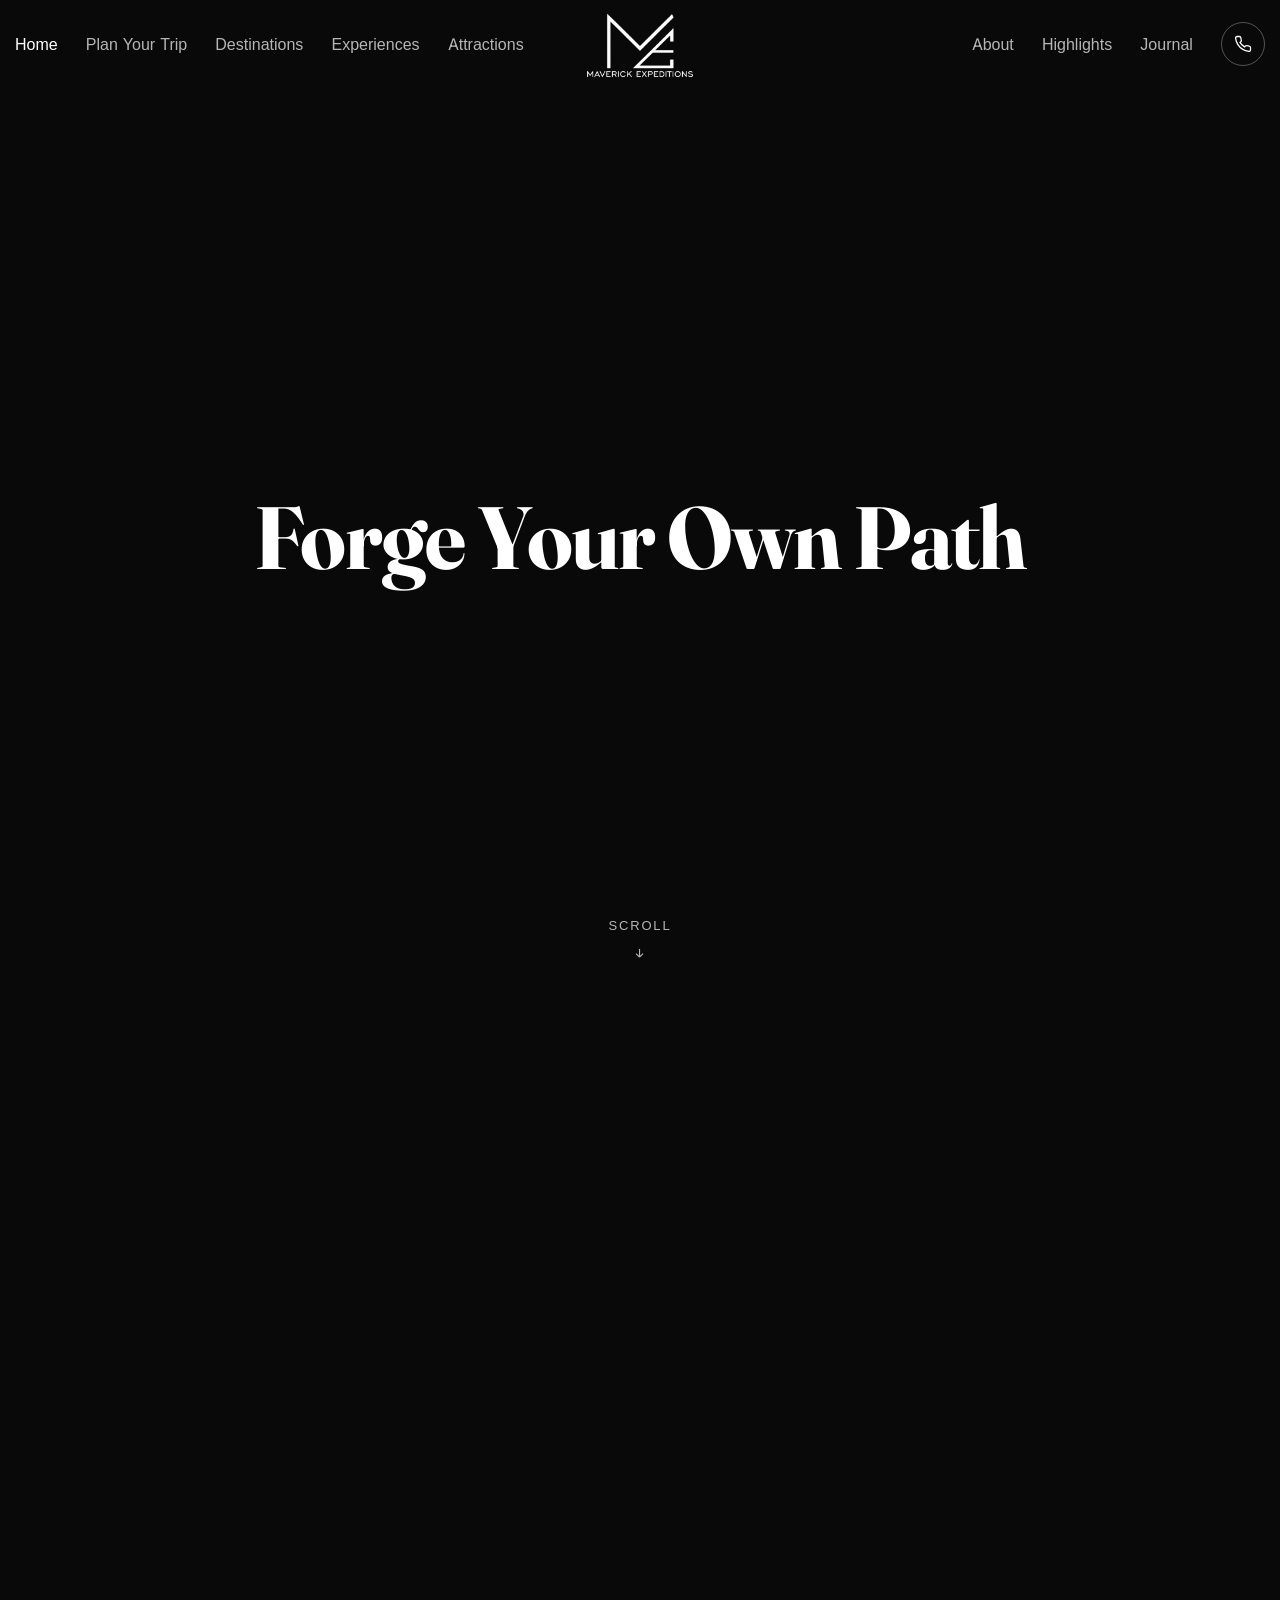
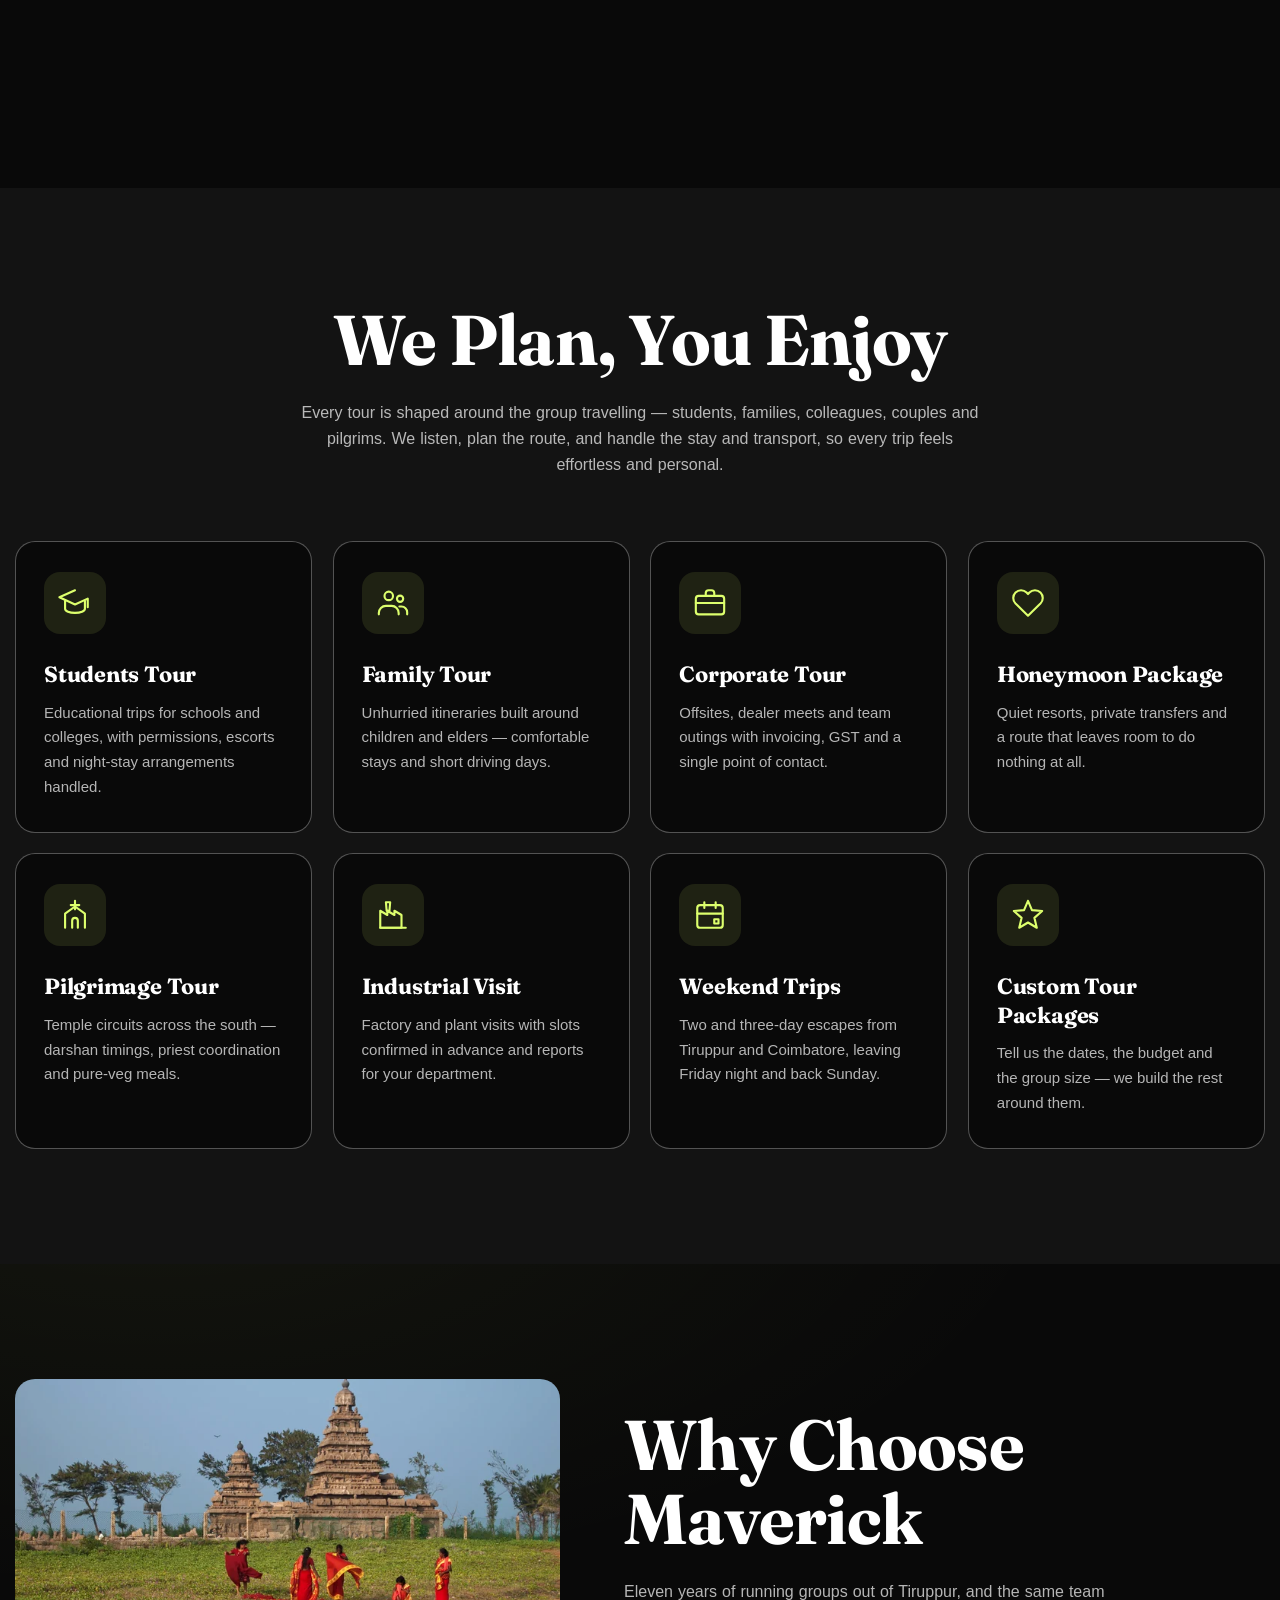
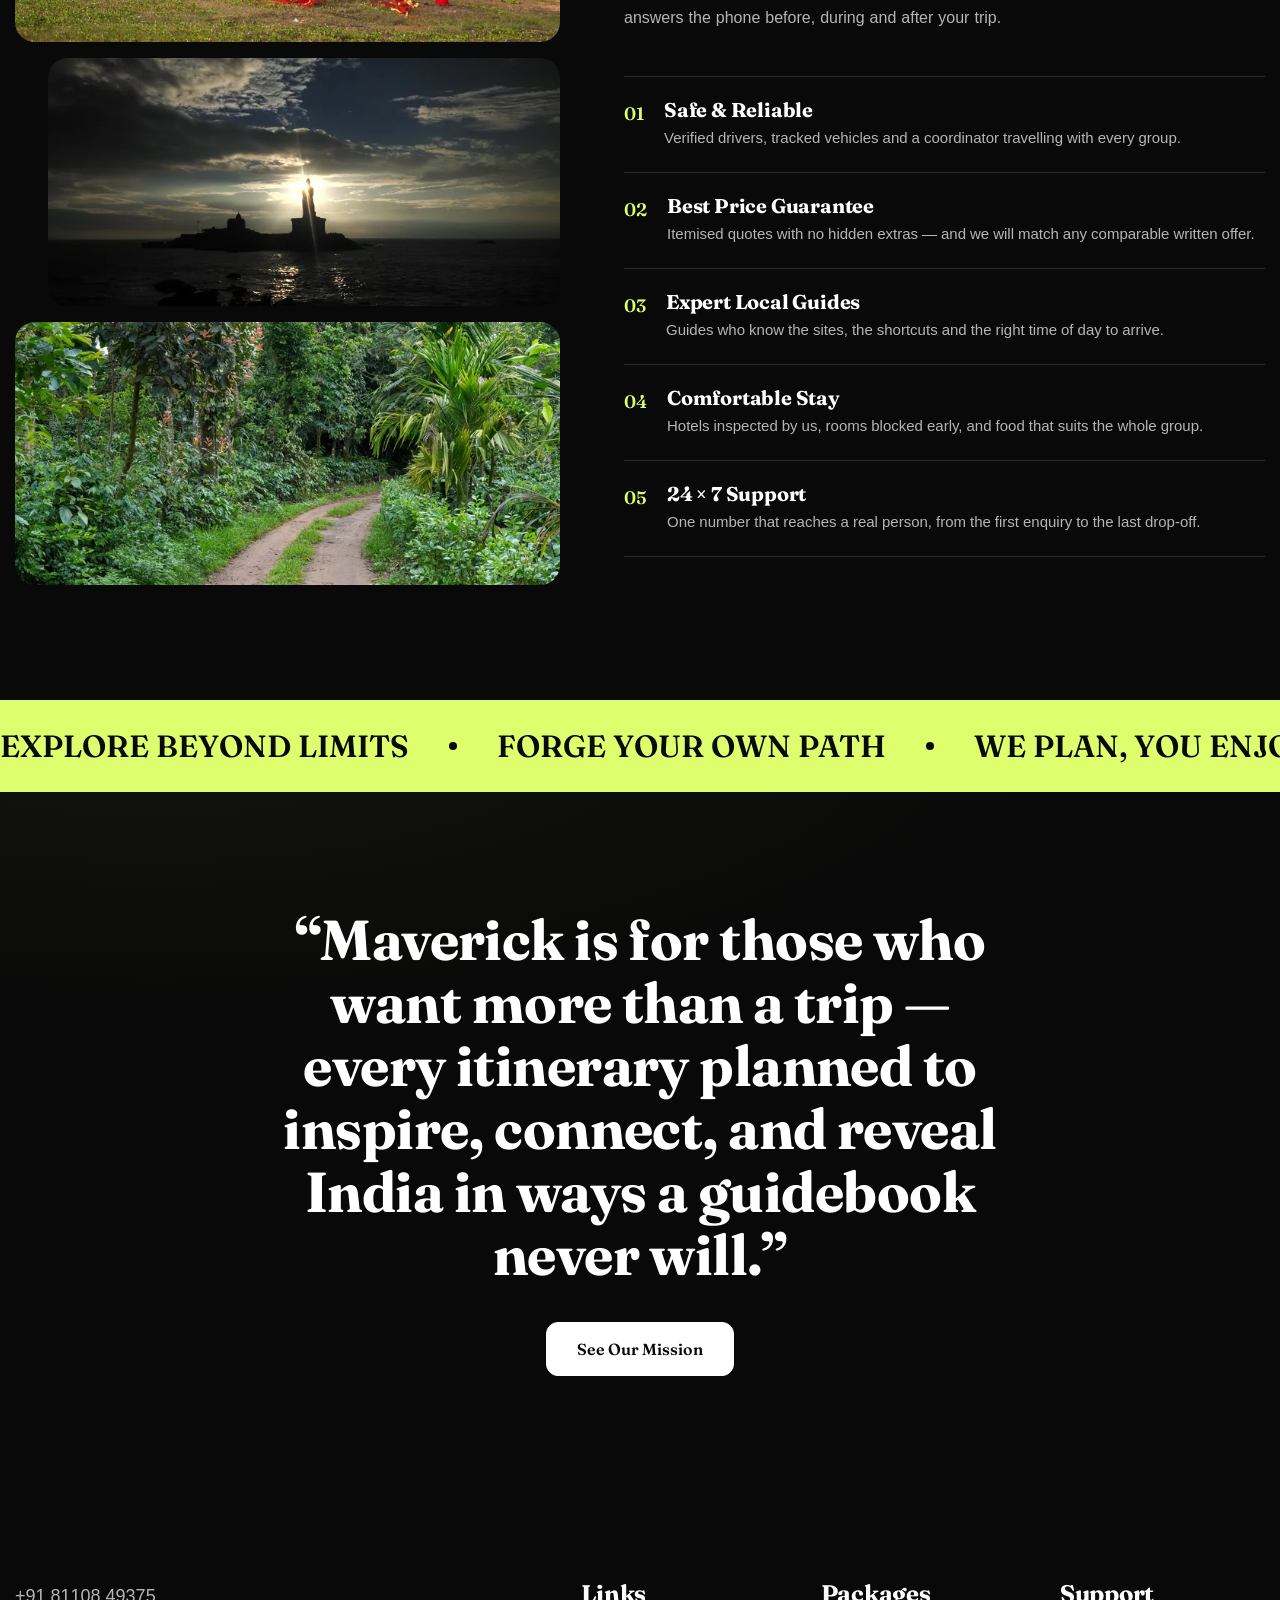
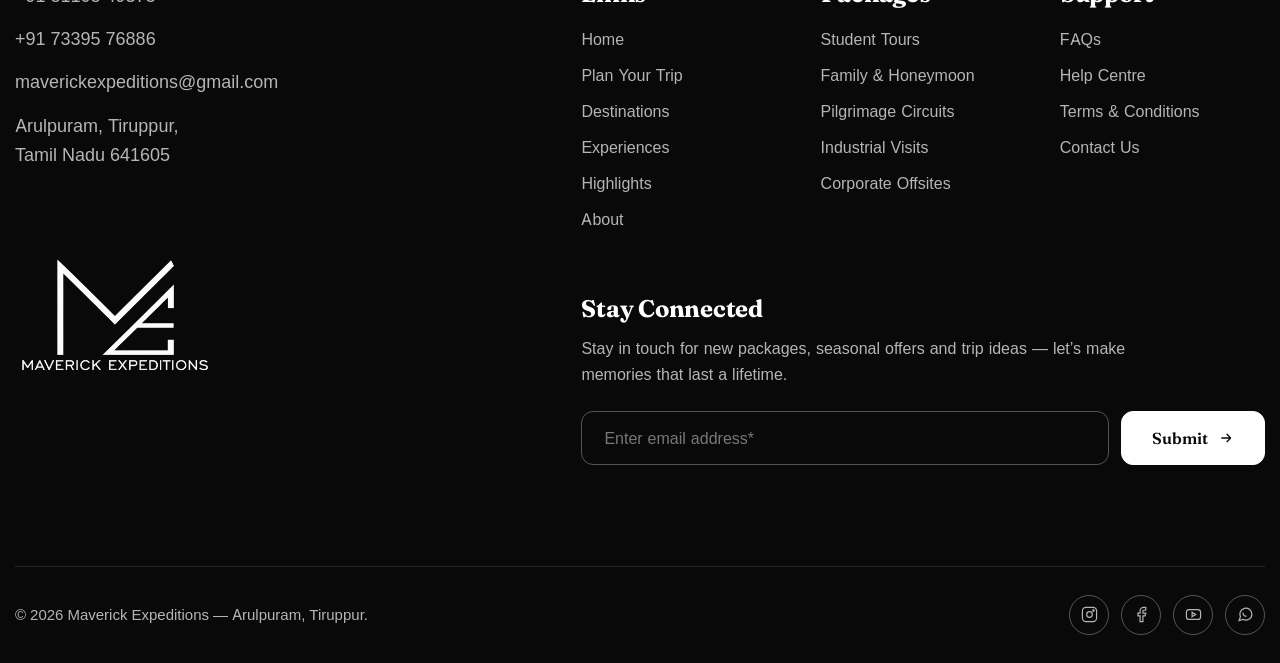
<file: index.html>
<!DOCTYPE html>
<html lang="en">
<head>
<meta charset="utf-8">
<meta name="viewport" content="width=device-width, initial-scale=1">
<meta http-equiv="Content-Security-Policy" content="default-src 'self'; script-src 'self' 'sha256-i+p4pb1nXbZQUrOAMKER9tUNytTygot4J76gJ5U+rzY=' https://www.googletagmanager.com; style-src 'self' 'unsafe-inline'; img-src 'self' data: https://*.google-analytics.com https://*.googletagmanager.com; font-src 'self'; connect-src 'self' https://docs.google.com https://*.google-analytics.com https://*.analytics.google.com https://*.googletagmanager.com; form-action 'self' https://docs.google.com; base-uri 'none'; object-src 'none'; frame-src 'none'; manifest-src 'self'; upgrade-insecure-requests">
<meta name="referrer" content="strict-origin-when-cross-origin">
<meta name="format-detection" content="telephone=no">
<title>Maverick Expeditions | Travel Agency in Tiruppur, South India Tours</title>
<meta name="description" content="Tiruppur (Tirupur) travel agency for South India tour packages — school &amp; college tours, family, honeymoon, pilgrimage, industrial visits and corporate group tours to Kerala, Ooty, Munnar, Goa. Free itinerary.">
<meta name="keywords" content="travel agency in Tiruppur, travel agents in Tirupur, tour operators in Tiruppur, best travel agency in Tiruppur, Tirupur tour packages, Coimbatore tour packages, South India group tours, school tour packages, college tour packages, educational tour operator, South India tour packages, Tiruppur tour operator, student tour packages, family tour packages, honeymoon packages South India, pilgrimage tour circuits, industrial visit tour, corporate offsite planning, Kerala tour packages, Ooty Munnar Kodaikanal tour">
<meta name="robots" content="index, follow, max-image-preview:large, max-snippet:-1">
<meta name="author" content="Maverick Expeditions">
<meta name="theme-color" content="#090909">
<link rel="canonical" href="https://maverickexpeditions.in/">

<meta property="og:type" content="website">
<meta property="og:locale" content="en_IN">
<meta property="og:url" content="https://maverickexpeditions.in/">
<meta property="og:site_name" content="Maverick Expeditions">
<meta property="og:title" content="Maverick Expeditions | Travel Agency in Tiruppur, South India Tours">
<meta property="og:description" content="Tiruppur (Tirupur) travel agency for South India tour packages — school &amp; college tours, family, honeymoon, pilgrimage, industrial visits and corporate group tours to Kerala, Ooty, Munnar, Goa. Free itinerary.">
<meta property="og:image" content="https://maverickexpeditions.in/assets/img/hero-munnar.webp">
<meta name="twitter:card" content="summary_large_image">
<meta name="twitter:title" content="Maverick Expeditions | Travel Agency in Tiruppur, South India Tours">
<meta name="twitter:description" content="Tiruppur (Tirupur) travel agency for South India tour packages — school &amp; college tours, family, honeymoon, pilgrimage, industrial visits and corporate group tours to Kerala, Ooty, Munnar, Goa. Free itinerary.">
<meta name="twitter:image" content="https://maverickexpeditions.in/assets/img/hero-munnar.webp">

<link rel="icon" href="/favicon.ico" sizes="48x48">
<link rel="icon" href="assets/img/icon-192.png" type="image/png" sizes="192x192">
<link rel="apple-touch-icon" href="assets/img/apple-touch-icon.png">
<link rel="preload" href="assets/fonts/Fraunces-Variable.woff2" as="font" type="font/woff2" crossorigin>
<link rel="preload" href="assets/fonts/Inter.woff2" as="font" type="font/woff2" crossorigin>
<script>document.documentElement.classList.add("js");if(window.top!==window.self){try{window.top.location=window.self.location}catch(e){document.documentElement.style.display="none"}}</script>
<link rel="stylesheet" href="assets/css/style.css">
<script type="application/ld+json">
{
  "@context": "https://schema.org",
  "@type": "TravelAgency",
  "name": "Maverick Expeditions",
  "url": "https://maverickexpeditions.in/",
  "image": "https://maverickexpeditions.in/assets/img/logo.png",
  "logo": "https://maverickexpeditions.in/assets/img/logo.png",
  "telephone": "+91-81108-49375",
  "email": "maverickexpeditions@gmail.com",
  "priceRange": "$$",
  "address": {
    "@type": "PostalAddress",
    "streetAddress": "Arulpuram",
    "addressLocality": "Tiruppur",
    "addressRegion": "Tamil Nadu",
    "postalCode": "641605",
    "addressCountry": "IN"
  },
  "alternateName": ["Maverick Expeditions Tirupur", "Maverick Expeditions Tiruppur"],
  "description": "Travel agency in Tiruppur (Tirupur) organising South India tour packages, school and college tours, family and honeymoon trips, pilgrimage circuits and corporate group tours.",
  "areaServed": ["Tiruppur", "Coimbatore", "Erode", "Tamil Nadu", "Kerala", "Karnataka", "Goa", "North India"],
  "makesOffer": [
    { "@type": "Offer", "itemOffered": { "@type": "Service", "name": "Student Tour Packages" } },
    { "@type": "Offer", "itemOffered": { "@type": "Service", "name": "Family Tour Packages" } },
    { "@type": "Offer", "itemOffered": { "@type": "Service", "name": "Corporate Tour & Offsite Planning" } },
    { "@type": "Offer", "itemOffered": { "@type": "Service", "name": "Honeymoon Packages" } },
    { "@type": "Offer", "itemOffered": { "@type": "Service", "name": "Pilgrimage Tour Circuits" } },
    { "@type": "Offer", "itemOffered": { "@type": "Service", "name": "Industrial Visit Coordination" } }
  ]
}
</script>
<script type="application/ld+json">
{
  "@context": "https://schema.org",
  "@type": "WebSite",
  "name": "Maverick Expeditions",
  "url": "https://maverickexpeditions.in/"
}
</script>
</head>
<body>

<div class="preloader" data-preloader>
  <div class="preloader__circle">
    <div class="preloader__mask"><div class="preloader__line"></div></div>
  </div>
  <div class="preloader__logo"><img src="assets/img/favicon.png" width="180" height="180" alt=""></div>
</div>

<a class="skip-link" href="#main">Skip to content</a>

<!-- ============================================================ header -->
<header class="header">
  <div class="container header__inner">

    <nav class="header__nav" aria-label="Primary">
      <a class="nav-link" href="#top" aria-current="page">Home</a>
      <a class="nav-link" href="plan-your-trip.html#plan-trip">Plan Your Trip</a>
      <a class="nav-link" href="destinations.html#destinations">Destinations</a>
      <a class="nav-link" href="#services">Experiences</a>
      <a class="nav-link" href="destinations.html#attractions">Attractions</a>
    </nav>

    <a class="header__logo" href="#top" aria-label="Maverick Expeditions — home">
      <img src="assets/img/logo.png" width="342" height="120" alt="Maverick Expeditions">
    </a>

    <div class="header__end">
      <nav class="header__nav header__nav--end" aria-label="Secondary">
        <a class="nav-link" href="about.html#about">About</a>
        <a class="nav-link" href="destinations.html#highlights">Highlights</a>
        <a class="nav-link" href="journal.html#journal">Journal</a>
      </nav>

      <a class="header__globe" href="tel:+918110849375" aria-label="Call +91 81108 49375">
        <svg width="18" height="18" viewBox="0 0 24 24" fill="none" stroke="currentColor" stroke-width="1.7" aria-hidden="true">
          <path d="M22 16.9v3a2 2 0 0 1-2.2 2 19.8 19.8 0 0 1-8.6-3.1 19.5 19.5 0 0 1-6-6A19.8 19.8 0 0 1 2.1 4.2 2 2 0 0 1 4.1 2h3a2 2 0 0 1 2 1.7c.1 1 .3 1.9.6 2.8a2 2 0 0 1-.4 2.1L8 9.9a16 16 0 0 0 6 6l1.3-1.3a2 2 0 0 1 2.1-.4c.9.3 1.8.5 2.8.6a2 2 0 0 1 1.8 2z"/>
        </svg>
      </a>

      <button class="header__menu-toggle" type="button" data-drawer-open aria-expanded="false" aria-controls="drawer">
        <span class="visually-hidden">Open menu</span>
        <svg width="18" height="12" viewBox="0 0 18 12" fill="none" stroke="currentColor" stroke-width="1.8" aria-hidden="true">
          <path d="M0 1h18M0 6h18M0 11h18"/>
        </svg>
      </button>
    </div>

  </div>
</header>

<div class="backdrop" data-backdrop></div>

<aside class="drawer" id="drawer" data-drawer data-native-scroll aria-label="Menu">
  <button class="drawer__close" type="button" data-drawer-close aria-label="Close menu">&times;</button>
  <nav class="drawer__list">
    <a href="#top" data-drawer-close>Home</a>
    <a href="plan-your-trip.html#plan-trip" data-drawer-close>Plan Your Trip</a>
    <a href="destinations.html#destinations" data-drawer-close>Destinations</a>
    <a href="#services" data-drawer-close>Experiences</a>
    <a href="destinations.html#attractions" data-drawer-close>Attractions</a>
    <a href="#why" data-drawer-close>Why Maverick</a>
    <a href="about.html#about" data-drawer-close>About</a>
    <a href="destinations.html#highlights" data-drawer-close>Highlights</a>
    <a href="journal.html#journal" data-drawer-close>Journal</a>
    <a href="#contact" data-drawer-close>Contact</a>
  </nav>
  <div class="drawer__meta">
    <a href="tel:+918110849375">+91 81108 49375</a>
    <a href="tel:+917339576886">+91 73395 76886</a>
    <a href="mailto:maverickexpeditions@gmail.com">maverickexpeditions@gmail.com</a>
    <span>Arulpuram, Tiruppur, Tamil Nadu 641605</span>
  </div>
</aside>

<main id="main">

<!-- ============================================================== hero -->
<!-- Pinned, scroll-scrubbed. `data-hero` is driven from assets/js/main.js. -->
<section class="hero" id="top" data-hero>
  <div class="hero__pin">
    <div class="hero__stage">

      <div class="hero__text" data-hero-text>
        <p class="hero__title-1" data-hero-title1>Forge Your Own Path</p>

        <div class="hero__title-2" data-hero-title2>
          <h1><em>Travel Agency in Tiruppur</em><br>For South India Tours</h1>

          <div class="hero__cta" data-hero-cta>
            At Maverick Expeditions, every journey is planned to take you further
            — to places that stay with you forever. Students, families, colleagues
            or newlyweds: we plan it, you enjoy it.

            <div class="hero__actions">
              <a class="btn btn--light btn-parallax" href="destinations.html#destinations">
                <span class="btn__label"><span data-text="Explore Destinations">Explore Destinations</span></span>
              </a>
              <a class="btn btn--ghost btn-parallax" href="tel:+918110849375" style="color:#fff">
                <svg width="16" height="16" viewBox="0 0 24 24" fill="none" stroke="currentColor" stroke-width="1.8" aria-hidden="true">
                  <path d="M22 16.9v3a2 2 0 0 1-2.2 2 19.8 19.8 0 0 1-8.6-3.1 19.5 19.5 0 0 1-6-6A19.8 19.8 0 0 1 2.1 4.2 2 2 0 0 1 4.1 2h3a2 2 0 0 1 2 1.7c.1 1 .3 1.9.6 2.8a2 2 0 0 1-.4 2.1L8 9.9a16 16 0 0 0 6 6l1.3-1.3a2 2 0 0 1 2.1-.4c.9.3 1.8.5 2.8.6a2 2 0 0 1 1.8 2z"/>
                </svg>
                <span class="btn__label"><span data-text="+91 81108 49375">+91 81108 49375</span></span>
              </a>
            </div>
          </div>
        </div>
      </div>

      <div class="hero__gallery" data-hero-gallery>
        <div class="img-card img-side img-5">
          <img src="assets/img/hero-ooty.webp" alt="Monsoon mist over the Nilgiri hills at Ooty" loading="eager">
          <span class="img-caption"><svg width="10" height="13" viewBox="0 0 12 16" fill="currentColor" aria-hidden="true"><path d="M6 0a6 6 0 0 0-6 6c0 4.3 5.6 9.7 5.8 9.9a.3.3 0 0 0 .4 0C6.4 15.7 12 10.3 12 6a6 6 0 0 0-6-6Zm0 8.75A2.75 2.75 0 1 1 8.75 6 2.75 2.75 0 0 1 6 8.75Z"/></svg>Ooty, Tamil Nadu</span>
        </div>
        <div class="img-card img-side img-1">
          <img src="assets/img/hero-munnar.webp" alt="Tea plantations rolling over the hills at Munnar" loading="eager">
          <span class="img-caption"><svg width="10" height="13" viewBox="0 0 12 16" fill="currentColor" aria-hidden="true"><path d="M6 0a6 6 0 0 0-6 6c0 4.3 5.6 9.7 5.8 9.9a.3.3 0 0 0 .4 0C6.4 15.7 12 10.3 12 6a6 6 0 0 0-6-6Zm0 8.75A2.75 2.75 0 1 1 8.75 6 2.75 2.75 0 0 1 6 8.75Z"/></svg>Munnar, Kerala</span>
        </div>
        <div class="img-card img-side img-2">
          <img src="assets/img/hero-alleppey.webp" alt="Houseboats moored on the Alleppey backwaters at dusk" loading="eager">
          <span class="img-caption"><svg width="10" height="13" viewBox="0 0 12 16" fill="currentColor" aria-hidden="true"><path d="M6 0a6 6 0 0 0-6 6c0 4.3 5.6 9.7 5.8 9.9a.3.3 0 0 0 .4 0C6.4 15.7 12 10.3 12 6a6 6 0 0 0-6-6Zm0 8.75A2.75 2.75 0 1 1 8.75 6 2.75 2.75 0 0 1 6 8.75Z"/></svg>Alleppey, Kerala</span>
        </div>
        <div class="img-card img-center">
          <img src="assets/img/hero-mysore.webp" alt="Mysore Palace lit up at night" loading="eager">
          <span class="img-caption"><svg width="10" height="13" viewBox="0 0 12 16" fill="currentColor" aria-hidden="true"><path d="M6 0a6 6 0 0 0-6 6c0 4.3 5.6 9.7 5.8 9.9a.3.3 0 0 0 .4 0C6.4 15.7 12 10.3 12 6a6 6 0 0 0-6-6Zm0 8.75A2.75 2.75 0 1 1 8.75 6 2.75 2.75 0 0 1 6 8.75Z"/></svg>Mysore, Karnataka</span>
        </div>
        <div class="img-card img-side img-3">
          <img src="assets/img/hero-goa.webp" alt="Sunset over Baga Beach in Goa" loading="eager">
          <span class="img-caption"><svg width="10" height="13" viewBox="0 0 12 16" fill="currentColor" aria-hidden="true"><path d="M6 0a6 6 0 0 0-6 6c0 4.3 5.6 9.7 5.8 9.9a.3.3 0 0 0 .4 0C6.4 15.7 12 10.3 12 6a6 6 0 0 0-6-6Zm0 8.75A2.75 2.75 0 1 1 8.75 6 2.75 2.75 0 0 1 6 8.75Z"/></svg>Baga Beach, Goa</span>
        </div>
        <div class="img-card img-side img-4">
          <img src="assets/img/hero-jaipur.webp" alt="The pink sandstone facade of Hawa Mahal in Jaipur" loading="eager">
          <span class="img-caption"><svg width="10" height="13" viewBox="0 0 12 16" fill="currentColor" aria-hidden="true"><path d="M6 0a6 6 0 0 0-6 6c0 4.3 5.6 9.7 5.8 9.9a.3.3 0 0 0 .4 0C6.4 15.7 12 10.3 12 6a6 6 0 0 0-6-6Zm0 8.75A2.75 2.75 0 1 1 8.75 6 2.75 2.75 0 0 1 6 8.75Z"/></svg>Jaipur, Rajasthan</span>
        </div>
        <div class="img-card img-side img-6">
          <img src="assets/img/hero-manali.webp" alt="Snow-covered slopes of the Solang Valley near Manali" loading="eager">
          <span class="img-caption"><svg width="10" height="13" viewBox="0 0 12 16" fill="currentColor" aria-hidden="true"><path d="M6 0a6 6 0 0 0-6 6c0 4.3 5.6 9.7 5.8 9.9a.3.3 0 0 0 .4 0C6.4 15.7 12 10.3 12 6a6 6 0 0 0-6-6Zm0 8.75A2.75 2.75 0 1 1 8.75 6 2.75 2.75 0 0 1 6 8.75Z"/></svg>Kullu Manali, Himachal</span>
        </div>
      </div>

      <div class="hero__scroll-hint" data-hero-hint>
        <span>Scroll</span>
        <svg width="14" height="18" viewBox="0 0 24 24" fill="none" stroke="currentColor" stroke-width="2" aria-hidden="true"><path d="M12 5v14m0 0-6-6m6 6 6-6"/></svg>
      </div>

    </div>
  </div>
</section>

<!-- ========================================================== services -->
<section class="section section--darker" id="services">
  <div class="container">

    <div class="services__head wow RotatingY">
      <h2 class="section-title">We Plan, You Enjoy</h2>
      <p class="section-lead">
        Every tour is shaped around the group travelling — students, families,
        colleagues, couples and pilgrims. We listen, plan the route, and handle
        the stay and transport, so every trip feels effortless and personal.
      </p>
    </div>

    <div class="service-grid">
      <article class="service-tile wow fadeInUp" style="--delay:0.00s">
        <div class="service-tile__icon">
          <svg width="34" height="34" viewBox="0 0 24 24" fill="none" stroke="currentColor" stroke-width="1.5" stroke-linecap="round" stroke-linejoin="round" aria-hidden="true"><path d="M12 3 1 8l11 5 9-4.1V15"/><path d="M5 10.6V16c0 1.7 3.1 3 7 3s7-1.3 7-3v-5.4"/></svg>
        </div>
        <h3 class="service-tile__title">Students Tour</h3>
        <p class="service-tile__text">Educational trips for schools and colleges, with permissions, escorts and night-stay arrangements handled.</p>
      </article>
      <article class="service-tile wow fadeInUp" style="--delay:0.04s">
        <div class="service-tile__icon">
          <svg width="34" height="34" viewBox="0 0 24 24" fill="none" stroke="currentColor" stroke-width="1.5" stroke-linecap="round" stroke-linejoin="round" aria-hidden="true"><circle cx="9" cy="7" r="3"/><circle cx="17" cy="9" r="2.2"/><path d="M2 20v-1a5 5 0 0 1 5-5h4a5 5 0 0 1 5 5v1"/><path d="M16.5 14.5H18a4 4 0 0 1 4 4V20"/></svg>
        </div>
        <h3 class="service-tile__title">Family Tour</h3>
        <p class="service-tile__text">Unhurried itineraries built around children and elders — comfortable stays and short driving days.</p>
      </article>
      <article class="service-tile wow fadeInUp" style="--delay:0.08s">
        <div class="service-tile__icon">
          <svg width="34" height="34" viewBox="0 0 24 24" fill="none" stroke="currentColor" stroke-width="1.5" stroke-linecap="round" stroke-linejoin="round" aria-hidden="true"><rect x="2" y="7" width="20" height="13" rx="2"/><path d="M9 7V5a2 2 0 0 1 2-2h2a2 2 0 0 1 2 2v2"/><path d="M2 12h20"/></svg>
        </div>
        <h3 class="service-tile__title">Corporate Tour</h3>
        <p class="service-tile__text">Offsites, dealer meets and team outings with invoicing, GST and a single point of contact.</p>
      </article>
      <article class="service-tile wow fadeInUp" style="--delay:0.12s">
        <div class="service-tile__icon">
          <svg width="34" height="34" viewBox="0 0 24 24" fill="none" stroke="currentColor" stroke-width="1.5" stroke-linecap="round" stroke-linejoin="round" aria-hidden="true"><path d="M20.8 4.6a5.5 5.5 0 0 0-7.8 0L12 5.7l-1-1.1a5.5 5.5 0 1 0-7.8 7.8l1.1 1L12 21l7.7-7.6 1.1-1a5.5 5.5 0 0 0 0-7.8z"/></svg>
        </div>
        <h3 class="service-tile__title">Honeymoon Package</h3>
        <p class="service-tile__text">Quiet resorts, private transfers and a route that leaves room to do nothing at all.</p>
      </article>
      <article class="service-tile wow fadeInUp" style="--delay:0.16s">
        <div class="service-tile__icon">
          <svg width="34" height="34" viewBox="0 0 24 24" fill="none" stroke="currentColor" stroke-width="1.5" stroke-linecap="round" stroke-linejoin="round" aria-hidden="true"><path d="M12 2v6M9 5h6"/><path d="M5 21V11l7-5 7 5v10"/><path d="M10 21v-5a2 2 0 0 1 4 0v5"/></svg>
        </div>
        <h3 class="service-tile__title">Pilgrimage Tour</h3>
        <p class="service-tile__text">Temple circuits across the south — darshan timings, priest coordination and pure-veg meals.</p>
      </article>
      <article class="service-tile wow fadeInUp" style="--delay:0.20s">
        <div class="service-tile__icon">
          <svg width="34" height="34" viewBox="0 0 24 24" fill="none" stroke="currentColor" stroke-width="1.5" stroke-linecap="round" stroke-linejoin="round" aria-hidden="true"><path d="M3 21V9l5 3V9l5 3V9l5 3v9z"/><path d="M3 21h18"/><path d="M7 3h3l-.5 6h-2z"/></svg>
        </div>
        <h3 class="service-tile__title">Industrial Visit</h3>
        <p class="service-tile__text">Factory and plant visits with slots confirmed in advance and reports for your department.</p>
      </article>
      <article class="service-tile wow fadeInUp" style="--delay:0.24s">
        <div class="service-tile__icon">
          <svg width="34" height="34" viewBox="0 0 24 24" fill="none" stroke="currentColor" stroke-width="1.5" stroke-linecap="round" stroke-linejoin="round" aria-hidden="true"><rect x="3" y="5" width="18" height="16" rx="2"/><path d="M8 3v4M16 3v4M3 11h18"/><path d="M15 15h3v3h-3z"/></svg>
        </div>
        <h3 class="service-tile__title">Weekend Trips</h3>
        <p class="service-tile__text">Two and three-day escapes from Tiruppur and Coimbatore, leaving Friday night and back Sunday.</p>
      </article>
      <article class="service-tile wow fadeInUp" style="--delay:0.28s">
        <div class="service-tile__icon">
          <svg width="34" height="34" viewBox="0 0 24 24" fill="none" stroke="currentColor" stroke-width="1.5" stroke-linecap="round" stroke-linejoin="round" aria-hidden="true"><path d="M12 2 9.2 8.6 2 9.2l5.5 4.8L5.8 21 12 17.3 18.2 21l-1.7-7 5.5-4.8-7.2-.6z"/></svg>
        </div>
        <h3 class="service-tile__title">Custom Tour Packages</h3>
        <p class="service-tile__text">Tell us the dates, the budget and the group size — we build the rest around them.</p>
      </article>
    </div>
  </div>
</section>

<!-- ======================================================= why choose us -->
<section class="section section--dark" id="why">
  <div class="container why">

    <div class="why__media wow zoomInSmall">
      <div class="why__stack">
        <img src="assets/img/service-students.webp" width="716" height="346" alt="Visitors on the lawn before the Shore Temple at Mahabalipuram" loading="lazy">
        <img src="assets/img/service-family.webp" width="716" height="346" alt="Sunrise behind the Thiruvalluvar statue at Kanyakumari" loading="lazy">
        <img src="assets/img/service-corporate.webp" width="716" height="346" alt="A road through a coffee estate in Coorg" loading="lazy">
      </div>
    </div>

    <div class="why__body wow skewInRight">
      <h2 class="section-title">Why Choose Maverick</h2>
      <p class="section-lead" style="margin-top:22px">
        Eleven years of running groups out of Tiruppur, and the same team answers
        the phone before, during and after your trip.
      </p>

      <ul class="why__list">
        <li>
          <span class="why__num">01</span>
          <div><h3>Safe &amp; Reliable</h3><p>Verified drivers, tracked vehicles and a coordinator travelling with every group.</p></div>
        </li>
        <li>
          <span class="why__num">02</span>
          <div><h3>Best Price Guarantee</h3><p>Itemised quotes with no hidden extras — and we will match any comparable written offer.</p></div>
        </li>
        <li>
          <span class="why__num">03</span>
          <div><h3>Expert Local Guides</h3><p>Guides who know the sites, the shortcuts and the right time of day to arrive.</p></div>
        </li>
        <li>
          <span class="why__num">04</span>
          <div><h3>Comfortable Stay</h3><p>Hotels inspected by us, rooms blocked early, and food that suits the whole group.</p></div>
        </li>
        <li>
          <span class="why__num">05</span>
          <div><h3>24 × 7 Support</h3><p>One number that reaches a real person, from the first enquiry to the last drop-off.</p></div>
        </li>
      </ul>
    </div>

  </div>
</section>

<!-- =========================================================== marquee -->
<div class="marquee" aria-hidden="true">
  <div class="marquee__track">
    <span>Explore Beyond Limits</span><i></i>
    <span>Forge Your Own Path</span><i></i>
    <span>We Plan, You Enjoy</span><i></i>
    <span>Memories That Last</span><i></i>
  </div>
  <div class="marquee__track">
    <span>Explore Beyond Limits</span><i></i>
    <span>Forge Your Own Path</span><i></i>
    <span>We Plan, You Enjoy</span><i></i>
    <span>Memories That Last</span><i></i>
  </div>
</div>

<!-- =========================================================== mission -->
<section class="section section--dark mission" data-mission>
  <div class="mission__collage" aria-hidden="true">
    <img src="assets/img/mission-toytrain.webp" alt="" loading="lazy">
    <img src="assets/img/mission-chikmagalur.webp" alt="" loading="lazy">
    <img src="assets/img/mission-thekkady.webp" alt="" loading="lazy">
    <img src="assets/img/mission-madurai.webp" alt="" loading="lazy">
    <img src="assets/img/mission-paragliding.webp" alt="" loading="lazy">
  </div>
  <div class="container">
    <h2 class="mission__quote">
      “Maverick is for those who want more than a trip — every itinerary planned to
      inspire, connect, and reveal India in ways a guidebook never will.”
    </h2>
    <a class="btn btn--light btn-parallax" href="about.html#about"><span class="btn__label"><span data-text="See Our Mission">See Our Mission</span></span></a>
  </div>
</section>

</main>

<!-- ============================================================ footer -->
<footer class="footer" id="contact">
  <div class="container">

    <div class="footer__top">

      <div>
        <ul class="footer__contact">
          <li><a href="tel:+918110849375">+91 81108 49375</a></li>
          <li><a href="tel:+917339576886">+91 73395 76886</a></li>
          <li><a href="mailto:maverickexpeditions@gmail.com">maverickexpeditions@gmail.com</a></li>
          <li><address style="font-style:normal;font-size:1.125rem">Arulpuram, Tiruppur,<br>Tamil Nadu 641605</address></li>
        </ul>

        <div class="footer__brand">
          <img src="assets/img/logo.png" width="342" height="120" alt="Maverick Expeditions">
        </div>
      </div>

      <div>
        <div class="footer__cols">
          <div class="footer__col">
            <h3>Links</h3>
            <ul>
              <li><a href="#top">Home</a></li>
              <li><a href="plan-your-trip.html#plan-trip">Plan Your Trip</a></li>
              <li><a href="destinations.html#destinations">Destinations</a></li>
              <li><a href="#services">Experiences</a></li>
              <li><a href="destinations.html#highlights">Highlights</a></li>
              <li><a href="about.html#about">About</a></li>
            </ul>
          </div>
          <div class="footer__col">
            <h3>Packages</h3>
            <ul>
              <li><a href="#services">Student Tours</a></li>
              <li><a href="#services">Family &amp; Honeymoon</a></li>
              <li><a href="#services">Pilgrimage Circuits</a></li>
              <li><a href="#services">Industrial Visits</a></li>
              <li><a href="#services">Corporate Offsites</a></li>
            </ul>
          </div>
          <div class="footer__col">
            <h3>Support</h3>
            <ul>
              <li><a href="faq.html#faq">FAQs</a></li>
              <li><a href="#contact">Help Centre</a></li>
              <li><a href="#contact">Terms &amp; Conditions</a></li>
              <li><a href="#contact">Contact Us</a></li>
            </ul>
          </div>
        </div>

        <div class="newsletter">
          <h3>Stay Connected</h3>
          <p>
            Stay in touch for new packages, seasonal offers and trip ideas — let’s
            make memories that last a lifetime.
          </p>
          <form class="newsletter__form" data-newsletter novalidate>
            <label class="visually-hidden" for="email">Email address</label>
            <input id="email" name="email" type="email" maxlength="120" autocomplete="email" placeholder="Enter email address*" required>
            <button class="btn btn--light" type="submit">
              Submit
              <svg width="16" height="16" viewBox="0 0 24 24" fill="none" stroke="currentColor" stroke-width="2" aria-hidden="true"><path d="M5 12h14m0 0-6-6m6 6-6 6"/></svg>
            </button>
          </form>
          <p class="newsletter__note" data-newsletter-note role="status"></p>
        </div>
      </div>

    </div>

    <div class="footer__bar">
      <p style="margin:0">© <span data-year>2026</span> Maverick Expeditions — Arulpuram, Tiruppur.</p>
      <div class="footer__social">
        <a href="#contact" aria-label="Instagram">
          <svg width="17" height="17" viewBox="0 0 24 24" fill="none" stroke="currentColor" stroke-width="1.7" aria-hidden="true"><rect x="2" y="2" width="20" height="20" rx="5"/><circle cx="12" cy="12" r="4"/><circle cx="17.5" cy="6.5" r="1"/></svg>
        </a>
        <a href="#contact" aria-label="Facebook">
          <svg width="17" height="17" viewBox="0 0 24 24" fill="none" stroke="currentColor" stroke-width="1.7" aria-hidden="true"><path d="M18 2h-3a5 5 0 0 0-5 5v3H7v4h3v8h4v-8h3l1-4h-4V7a1 1 0 0 1 1-1h3z"/></svg>
        </a>
        <a href="#contact" aria-label="YouTube">
          <svg width="17" height="17" viewBox="0 0 24 24" fill="none" stroke="currentColor" stroke-width="1.7" aria-hidden="true"><rect x="2" y="5" width="20" height="14" rx="4"/><path d="m10 9 5 3-5 3z"/></svg>
        </a>
        <a href="https://wa.me/918110849375" aria-label="WhatsApp">
          <svg width="17" height="17" viewBox="0 0 24 24" fill="none" stroke="currentColor" stroke-width="1.7" aria-hidden="true"><path d="M21 11.5a8.4 8.4 0 0 1-12.6 7.3L3 20.5l1.8-5.3A8.5 8.5 0 1 1 21 11.5z"/><path d="M8.5 9.5c0 3 2 5 5 5"/></svg>
        </a>
      </div>
    </div>

  </div>
</footer>

<button class="to-top" type="button" data-to-top aria-label="Back to top">
  <svg width="16" height="16" viewBox="0 0 24 24" fill="none" stroke="currentColor" stroke-width="2" aria-hidden="true"><path d="M12 19V5m0 0-6 6m6-6 6 6"/></svg>
</button>

<script src="assets/js/analytics.js" defer></script>
<script src="assets/js/main.js" defer></script>
</body>
</html>
</file>
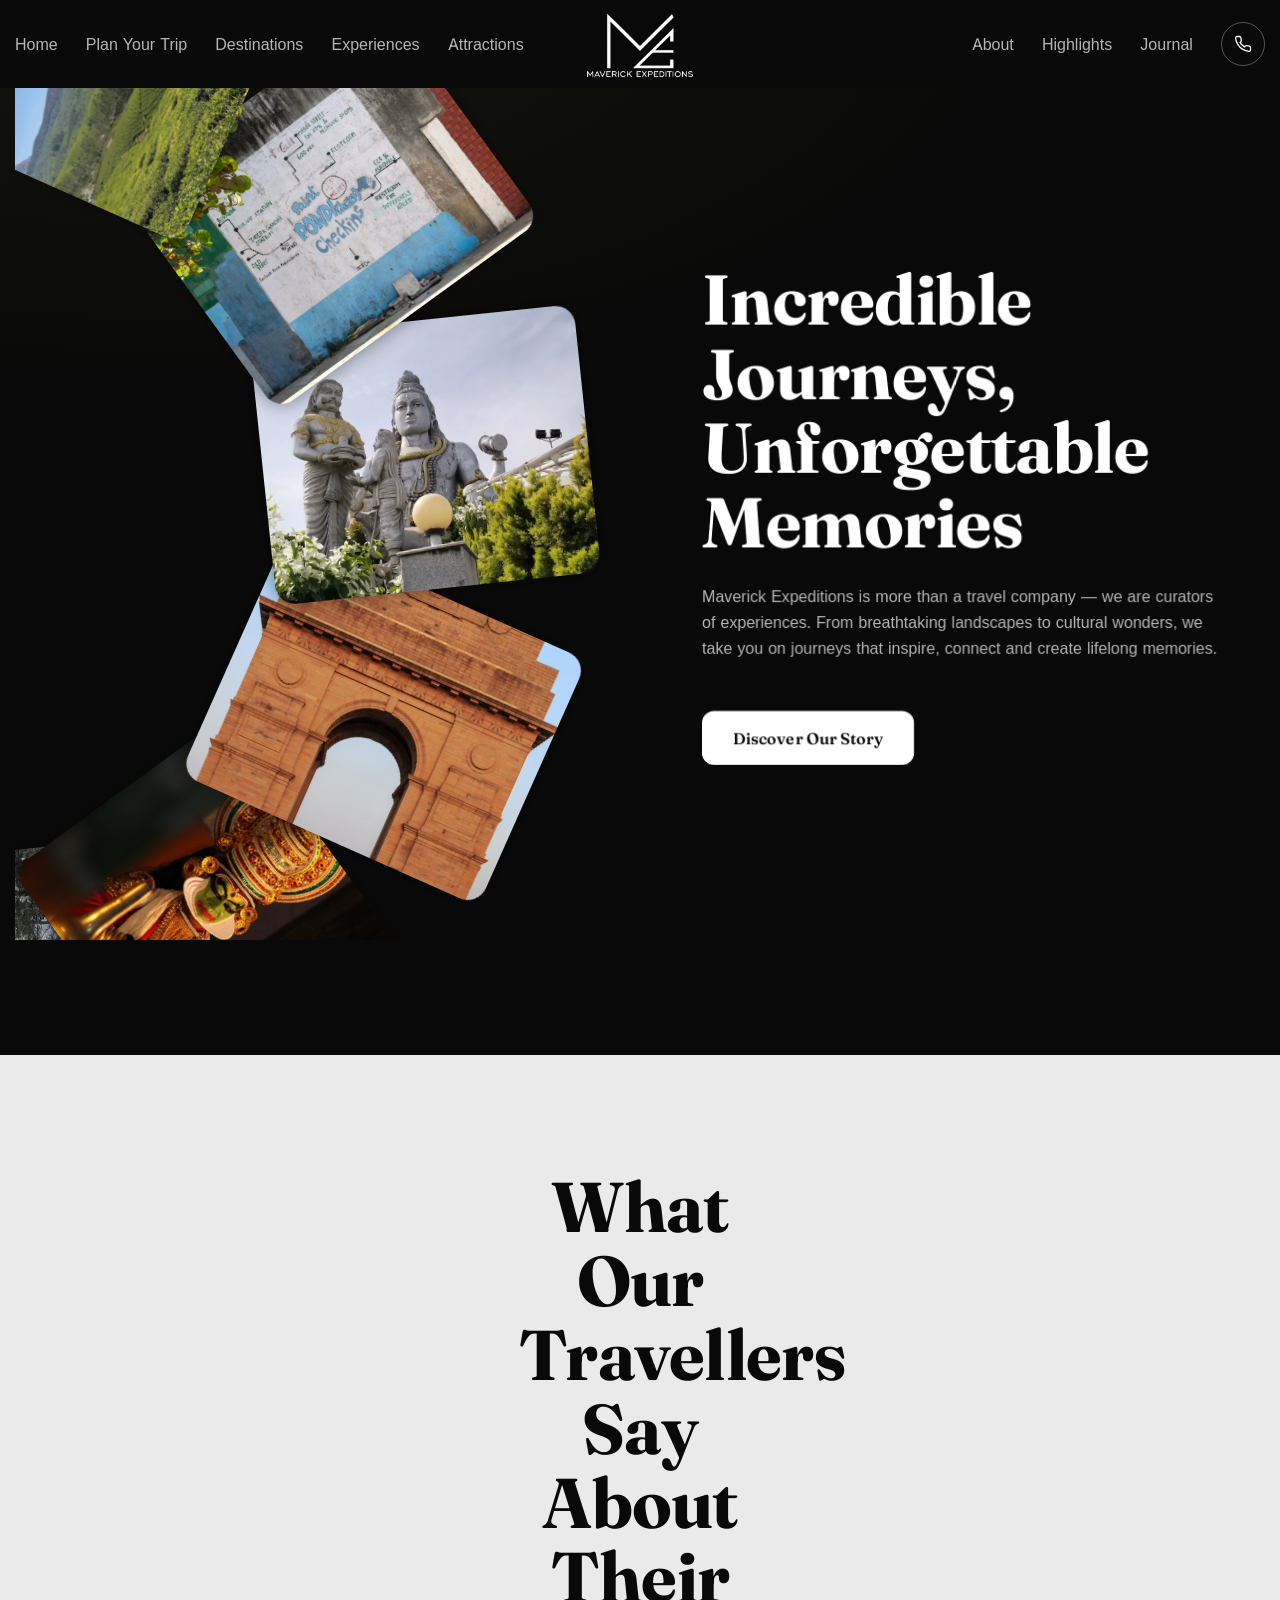
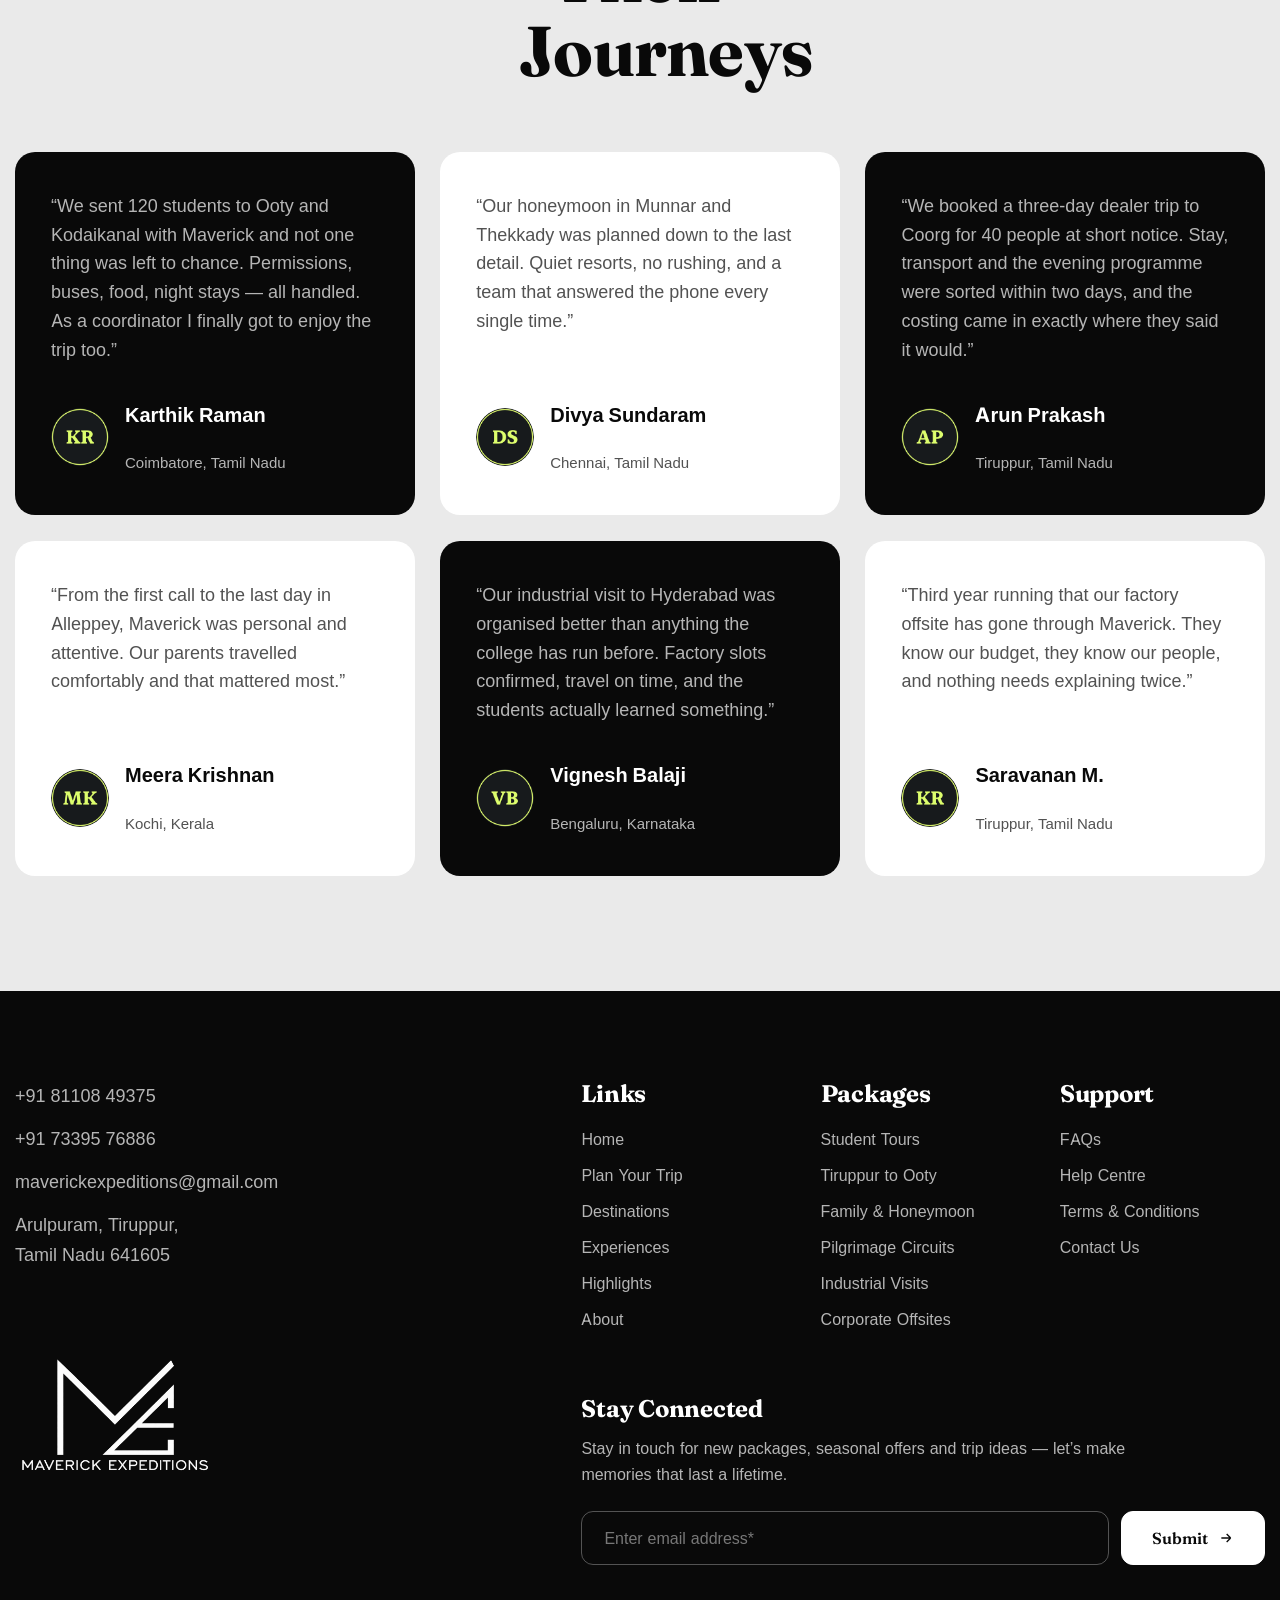
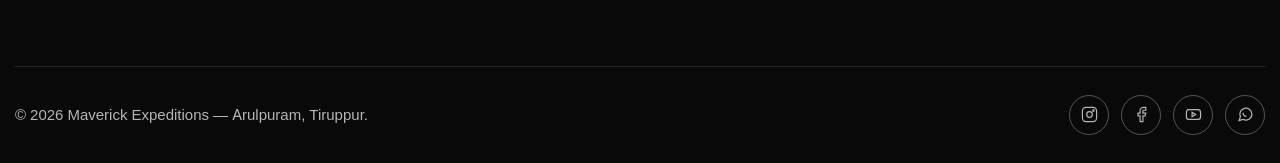
<file: about.html>
<!DOCTYPE html>
<html lang="en">
<head>
<meta charset="utf-8">
<meta name="viewport" content="width=device-width, initial-scale=1">
<meta http-equiv="Content-Security-Policy" content="default-src 'self'; script-src 'self' 'sha256-i+p4pb1nXbZQUrOAMKER9tUNytTygot4J76gJ5U+rzY=' https://www.googletagmanager.com; style-src 'self' 'unsafe-inline'; img-src 'self' data: https://*.google-analytics.com https://*.googletagmanager.com; font-src 'self'; connect-src 'self' https://docs.google.com https://*.google-analytics.com https://*.analytics.google.com https://*.googletagmanager.com; form-action 'self' https://docs.google.com; base-uri 'none'; object-src 'none'; frame-src 'none'; manifest-src 'self'; upgrade-insecure-requests">
<meta name="referrer" content="strict-origin-when-cross-origin">
<meta name="format-detection" content="telephone=no">
<title>About Maverick Expeditions | Tiruppur Travel Company &amp; Traveller Reviews</title>
<meta name="description" content="Learn about Maverick Expeditions, a Tiruppur-based travel company planning group, family, student and corporate tours across South India, and read what our travellers say.">
<meta name="keywords" content="about Maverick Expeditions, best travel agency in Tiruppur, travel agents in Tirupur, Tiruppur travel agency, travel company Tamil Nadu, tour operator reviews, traveller testimonials, group tour organiser">
<meta name="robots" content="index, follow, max-image-preview:large, max-snippet:-1">
<meta name="author" content="Maverick Expeditions">
<meta name="theme-color" content="#090909">
<link rel="canonical" href="https://maverickexpeditions.in/about.html">

<meta property="og:type" content="website">
<meta property="og:locale" content="en_IN">
<meta property="og:url" content="https://maverickexpeditions.in/about.html">
<meta property="og:site_name" content="Maverick Expeditions">
<meta property="og:title" content="About Maverick Expeditions | Tiruppur Travel Company &amp; Traveller Reviews">
<meta property="og:description" content="Learn about Maverick Expeditions, a Tiruppur-based travel company planning group, family, student and corporate tours across South India, and read what our travellers say.">
<meta property="og:image" content="https://maverickexpeditions.in/assets/img/hero-munnar.webp">
<meta name="twitter:card" content="summary_large_image">
<meta name="twitter:title" content="About Maverick Expeditions | Tiruppur Travel Company &amp; Traveller Reviews">
<meta name="twitter:description" content="Learn about Maverick Expeditions, a Tiruppur-based travel company planning group, family, student and corporate tours across South India, and read what our travellers say.">
<meta name="twitter:image" content="https://maverickexpeditions.in/assets/img/hero-munnar.webp">

<link rel="icon" href="/favicon.ico" sizes="48x48">
<link rel="icon" href="assets/img/icon-192.png" type="image/png" sizes="192x192">
<link rel="apple-touch-icon" href="assets/img/apple-touch-icon.png">
<link rel="preload" href="assets/fonts/Fraunces-Variable.woff2" as="font" type="font/woff2" crossorigin>
<link rel="preload" href="assets/fonts/Inter.woff2" as="font" type="font/woff2" crossorigin>
<script>document.documentElement.classList.add("js");if(window.top!==window.self){try{window.top.location=window.self.location}catch(e){document.documentElement.style.display="none"}}</script>
<link rel="stylesheet" href="assets/css/style.css">
<script type="application/ld+json">
{
  "@context": "https://schema.org",
  "@type": "BreadcrumbList",
  "itemListElement": [
    {
      "@type": "ListItem",
      "position": 1,
      "name": "Home",
      "item": "https://maverickexpeditions.in/"
    },
    {
      "@type": "ListItem",
      "position": 2,
      "name": "About",
      "item": "https://maverickexpeditions.in/about.html"
    }
  ]
}
</script>
</head>
<body>

<div class="preloader" data-preloader>
  <div class="preloader__circle">
    <div class="preloader__mask"><div class="preloader__line"></div></div>
  </div>
  <div class="preloader__logo"><img src="assets/img/favicon.png" width="180" height="180" alt=""></div>
</div>

<a class="skip-link" href="#main">Skip to content</a>

<!-- ============================================================ header -->
<header class="header">
  <div class="container header__inner">

    <nav class="header__nav" aria-label="Primary">
      <a class="nav-link" href="index.html">Home</a>
      <a class="nav-link" href="plan-your-trip.html#plan-trip">Plan Your Trip</a>
      <a class="nav-link" href="destinations.html#destinations">Destinations</a>
      <a class="nav-link" href="index.html#services">Experiences</a>
      <a class="nav-link" href="destinations.html#attractions">Attractions</a>
    </nav>

    <a class="header__logo" href="index.html" aria-label="Maverick Expeditions — home">
      <img src="assets/img/logo.png" width="342" height="120" alt="Maverick Expeditions">
    </a>

    <div class="header__end">
      <nav class="header__nav header__nav--end" aria-label="Secondary">
        <a class="nav-link" href="#about">About</a>
        <a class="nav-link" href="destinations.html#highlights">Highlights</a>
        <a class="nav-link" href="journal.html#journal">Journal</a>
      </nav>

      <a class="header__globe" href="tel:+918110849375" aria-label="Call +91 81108 49375">
        <svg width="18" height="18" viewBox="0 0 24 24" fill="none" stroke="currentColor" stroke-width="1.7" aria-hidden="true">
          <path d="M22 16.9v3a2 2 0 0 1-2.2 2 19.8 19.8 0 0 1-8.6-3.1 19.5 19.5 0 0 1-6-6A19.8 19.8 0 0 1 2.1 4.2 2 2 0 0 1 4.1 2h3a2 2 0 0 1 2 1.7c.1 1 .3 1.9.6 2.8a2 2 0 0 1-.4 2.1L8 9.9a16 16 0 0 0 6 6l1.3-1.3a2 2 0 0 1 2.1-.4c.9.3 1.8.5 2.8.6a2 2 0 0 1 1.8 2z"/>
        </svg>
      </a>

      <button class="header__menu-toggle" type="button" data-drawer-open aria-expanded="false" aria-controls="drawer">
        <span class="visually-hidden">Open menu</span>
        <svg width="18" height="12" viewBox="0 0 18 12" fill="none" stroke="currentColor" stroke-width="1.8" aria-hidden="true">
          <path d="M0 1h18M0 6h18M0 11h18"/>
        </svg>
      </button>
    </div>

  </div>
</header>

<div class="backdrop" data-backdrop></div>

<aside class="drawer" id="drawer" data-drawer data-native-scroll aria-label="Menu">
  <button class="drawer__close" type="button" data-drawer-close aria-label="Close menu">&times;</button>
  <nav class="drawer__list">
    <a href="index.html" data-drawer-close>Home</a>
    <a href="plan-your-trip.html#plan-trip" data-drawer-close>Plan Your Trip</a>
    <a href="destinations.html#destinations" data-drawer-close>Destinations</a>
    <a href="index.html#services" data-drawer-close>Experiences</a>
    <a href="destinations.html#attractions" data-drawer-close>Attractions</a>
    <a href="index.html#why" data-drawer-close>Why Maverick</a>
    <a href="#about" data-drawer-close>About</a>
    <a href="destinations.html#highlights" data-drawer-close>Highlights</a>
    <a href="journal.html#journal" data-drawer-close>Journal</a>
    <a href="#contact" data-drawer-close>Contact</a>
  </nav>
  <div class="drawer__meta">
    <a href="tel:+918110849375">+91 81108 49375</a>
    <a href="tel:+917339576886">+91 73395 76886</a>
    <a href="mailto:maverickexpeditions@gmail.com">maverickexpeditions@gmail.com</a>
    <span>Arulpuram, Tiruppur, Tamil Nadu 641605</span>
  </div>
</aside>

<main id="main">

<!-- ============================================================= about -->
<section class="section section--dark" id="about" style="padding-top:0">
  <div class="container about">

    <!-- rotation, stagger and stacking come from :nth-child in the stylesheet -->
    <div class="wheel" data-wheel>
      <div class="wheel__container">
        <div class="wheel__card"><img src="assets/img/gallery-munnar.webp" alt="Tea plantation slopes at Munnar" loading="lazy"></div>
        <div class="wheel__card"><img src="assets/img/gallery-pondicherry.webp" alt="Colonial street in the French Quarter of Pondicherry" loading="lazy"></div>
        <div class="wheel__card"><img src="assets/img/gallery-murudeshwar.webp" alt="The Shiva statue at Murudeshwar" loading="lazy"></div>
        <div class="wheel__card"><img src="assets/img/gallery-delhi.jpg" alt="India Gate in New Delhi" loading="lazy"></div>
        <div class="wheel__card"><img src="assets/img/gallery-kathakali.webp" alt="Kathakali performer in full costume" loading="lazy"></div>
        <div class="wheel__card"><img src="assets/img/gallery-kodaikanal.webp" alt="Path around the lake at Kodaikanal" loading="lazy"></div>
        <div class="wheel__card"><img src="assets/img/gallery-vagamon.webp" alt="Rolling green meadows at Vagamon" loading="lazy"></div>
        <div class="wheel__card"><img src="assets/img/gallery-yercaud.webp" alt="View from Pagoda Point at Yercaud" loading="lazy"></div>
        <div class="wheel__card"><img src="assets/img/gallery-kanyakumari.webp" alt="Vivekananda Rock Memorial at Kanyakumari" loading="lazy"></div>
        <div class="wheel__card"><img src="assets/img/gallery-charminar.webp" alt="The Charminar in Hyderabad" loading="lazy"></div>
        <div class="wheel__card"><img src="assets/img/gallery-goa.webp" alt="Panorama of Baga Beach in Goa" loading="lazy"></div>
        <div class="wheel__card"><img src="assets/img/gallery-hampi.webp" alt="Stone chariot among the ruins at Hampi" loading="lazy"></div>
      </div>
    </div>

    <div class="about__body wow skewInRight">
      <h2 class="section-title">Incredible Journeys, Unforgettable Memories</h2>
      <p class="section-lead">
        Maverick Expeditions is more than a travel company — we are curators of
        experiences. From breathtaking landscapes to cultural wonders, we take you on
        journeys that inspire, connect and create lifelong memories.
      </p>
      <a class="btn btn--light btn-parallax" href="#contact"><span class="btn__label"><span data-text="Discover Our Story">Discover Our Story</span></span></a>
    </div>

  </div>
</section>

<!-- ====================================================== testimonials -->
<section class="section section--mute" id="testimonials">
  <div class="container">

    <div class="testimonials__head wow RotatingY">
      <h2 class="section-title">What Our Travellers Say About Their Journeys</h2>
    </div>

    <div class="card-grid" style="margin-top:clamp(40px,5vw,70px)">

      <article class="quote-card wow fadeInUp" style="--delay:.05s">
        <p class="quote-card__text">
          “We sent 120 students to Ooty and Kodaikanal with Maverick and not one thing
          was left to chance. Permissions, buses, food, night stays — all handled. As a
          coordinator I finally got to enjoy the trip too.”
        </p>
        <div class="quote-card__person">
          <img src="assets/img/avatar-kr.png" width="180" height="180" alt="" loading="lazy">
          <div>
            <p class="quote-card__name">Karthik Raman</p>
            <p class="quote-card__place">Coimbatore, Tamil Nadu</p>
          </div>
        </div>
      </article>

      <article class="quote-card wow fadeInUp" style="--delay:.12s">
        <p class="quote-card__text">
          “Our honeymoon in Munnar and Thekkady was planned down to the last detail.
          Quiet resorts, no rushing, and a team that answered the phone every single
          time.”
        </p>
        <div class="quote-card__person">
          <img src="assets/img/avatar-ds.png" width="180" height="180" alt="" loading="lazy">
          <div>
            <p class="quote-card__name">Divya Sundaram</p>
            <p class="quote-card__place">Chennai, Tamil Nadu</p>
          </div>
        </div>
      </article>

      <article class="quote-card wow fadeInUp" style="--delay:.19s">
        <p class="quote-card__text">
          “We booked a three-day dealer trip to Coorg for 40 people at short notice.
          Stay, transport and the evening programme were sorted within two days, and
          the costing came in exactly where they said it would.”
        </p>
        <div class="quote-card__person">
          <img src="assets/img/avatar-ap.png" width="180" height="180" alt="" loading="lazy">
          <div>
            <p class="quote-card__name">Arun Prakash</p>
            <p class="quote-card__place">Tiruppur, Tamil Nadu</p>
          </div>
        </div>
      </article>

      <article class="quote-card wow fadeInUp" style="--delay:.05s">
        <p class="quote-card__text">
          “From the first call to the last day in Alleppey, Maverick was personal and
          attentive. Our parents travelled comfortably and that mattered most.”
        </p>
        <div class="quote-card__person">
          <img src="assets/img/avatar-mk.png" width="180" height="180" alt="" loading="lazy">
          <div>
            <p class="quote-card__name">Meera Krishnan</p>
            <p class="quote-card__place">Kochi, Kerala</p>
          </div>
        </div>
      </article>

      <article class="quote-card wow fadeInUp" style="--delay:.12s">
        <p class="quote-card__text">
          “Our industrial visit to Hyderabad was organised better than anything the
          college has run before. Factory slots confirmed, travel on time, and the
          students actually learned something.”
        </p>
        <div class="quote-card__person">
          <img src="assets/img/avatar-vb.png" width="180" height="180" alt="" loading="lazy">
          <div>
            <p class="quote-card__name">Vignesh Balaji</p>
            <p class="quote-card__place">Bengaluru, Karnataka</p>
          </div>
        </div>
      </article>

      <article class="quote-card wow fadeInUp" style="--delay:.19s">
        <p class="quote-card__text">
          “Third year running that our factory offsite has gone through Maverick. They
          know our budget, they know our people, and nothing needs explaining twice.”
        </p>
        <div class="quote-card__person">
          <img src="assets/img/avatar-kr.png" width="180" height="180" alt="" loading="lazy">
          <div>
            <p class="quote-card__name">Saravanan M.</p>
            <p class="quote-card__place">Tiruppur, Tamil Nadu</p>
          </div>
        </div>
      </article>

    </div>
  </div>
</section>

</main>

<!-- ============================================================ footer -->
<footer class="footer" id="contact">
  <div class="container">

    <div class="footer__top">

      <div>
        <ul class="footer__contact">
          <li><a href="tel:+918110849375">+91 81108 49375</a></li>
          <li><a href="tel:+917339576886">+91 73395 76886</a></li>
          <li><a href="mailto:maverickexpeditions@gmail.com">maverickexpeditions@gmail.com</a></li>
          <li><address style="font-style:normal;font-size:1.125rem">Arulpuram, Tiruppur,<br>Tamil Nadu 641605</address></li>
        </ul>

        <div class="footer__brand">
          <img src="assets/img/logo.png" width="342" height="120" alt="Maverick Expeditions">
        </div>
      </div>

      <div>
        <div class="footer__cols">
          <div class="footer__col">
            <h3>Links</h3>
            <ul>
              <li><a href="index.html">Home</a></li>
              <li><a href="plan-your-trip.html#plan-trip">Plan Your Trip</a></li>
              <li><a href="destinations.html#destinations">Destinations</a></li>
              <li><a href="index.html#services">Experiences</a></li>
              <li><a href="destinations.html#highlights">Highlights</a></li>
              <li><a href="#about">About</a></li>
            </ul>
          </div>
          <div class="footer__col">
            <h3>Packages</h3>
            <ul>
              <li><a href="school-college-tour-packages-tiruppur.html">Student Tours</a></li>
              <li><a href="tiruppur-to-ooty-tour-package.html">Tiruppur to Ooty</a></li>
              <li><a href="index.html#services">Family &amp; Honeymoon</a></li>
              <li><a href="index.html#services">Pilgrimage Circuits</a></li>
              <li><a href="index.html#services">Industrial Visits</a></li>
              <li><a href="index.html#services">Corporate Offsites</a></li>
            </ul>
          </div>
          <div class="footer__col">
            <h3>Support</h3>
            <ul>
              <li><a href="faq.html#faq">FAQs</a></li>
              <li><a href="#contact">Help Centre</a></li>
              <li><a href="#contact">Terms &amp; Conditions</a></li>
              <li><a href="#contact">Contact Us</a></li>
            </ul>
          </div>
        </div>

        <div class="newsletter">
          <h3>Stay Connected</h3>
          <p>
            Stay in touch for new packages, seasonal offers and trip ideas — let’s
            make memories that last a lifetime.
          </p>
          <form class="newsletter__form" data-newsletter novalidate>
            <label class="visually-hidden" for="email">Email address</label>
            <input id="email" name="email" type="email" maxlength="120" autocomplete="email" placeholder="Enter email address*" required>
            <button class="btn btn--light" type="submit">
              Submit
              <svg width="16" height="16" viewBox="0 0 24 24" fill="none" stroke="currentColor" stroke-width="2" aria-hidden="true"><path d="M5 12h14m0 0-6-6m6 6-6 6"/></svg>
            </button>
          </form>
          <p class="newsletter__note" data-newsletter-note role="status"></p>
        </div>
      </div>

    </div>

    <div class="footer__bar">
      <p style="margin:0">© <span data-year>2026</span> Maverick Expeditions — Arulpuram, Tiruppur.</p>
      <div class="footer__social">
        <a href="#contact" aria-label="Instagram">
          <svg width="17" height="17" viewBox="0 0 24 24" fill="none" stroke="currentColor" stroke-width="1.7" aria-hidden="true"><rect x="2" y="2" width="20" height="20" rx="5"/><circle cx="12" cy="12" r="4"/><circle cx="17.5" cy="6.5" r="1"/></svg>
        </a>
        <a href="#contact" aria-label="Facebook">
          <svg width="17" height="17" viewBox="0 0 24 24" fill="none" stroke="currentColor" stroke-width="1.7" aria-hidden="true"><path d="M18 2h-3a5 5 0 0 0-5 5v3H7v4h3v8h4v-8h3l1-4h-4V7a1 1 0 0 1 1-1h3z"/></svg>
        </a>
        <a href="#contact" aria-label="YouTube">
          <svg width="17" height="17" viewBox="0 0 24 24" fill="none" stroke="currentColor" stroke-width="1.7" aria-hidden="true"><rect x="2" y="5" width="20" height="14" rx="4"/><path d="m10 9 5 3-5 3z"/></svg>
        </a>
        <a href="https://wa.me/918110849375" aria-label="WhatsApp">
          <svg width="17" height="17" viewBox="0 0 24 24" fill="none" stroke="currentColor" stroke-width="1.7" aria-hidden="true"><path d="M21 11.5a8.4 8.4 0 0 1-12.6 7.3L3 20.5l1.8-5.3A8.5 8.5 0 1 1 21 11.5z"/><path d="M8.5 9.5c0 3 2 5 5 5"/></svg>
        </a>
      </div>
    </div>

  </div>
</footer>

<button class="to-top" type="button" data-to-top aria-label="Back to top">
  <svg width="16" height="16" viewBox="0 0 24 24" fill="none" stroke="currentColor" stroke-width="2" aria-hidden="true"><path d="M12 19V5m0 0-6 6m6-6 6 6"/></svg>
</button>

<script src="assets/js/analytics.js" defer></script>
<script src="assets/js/main.js" defer></script>
</body>
</html>
</file>
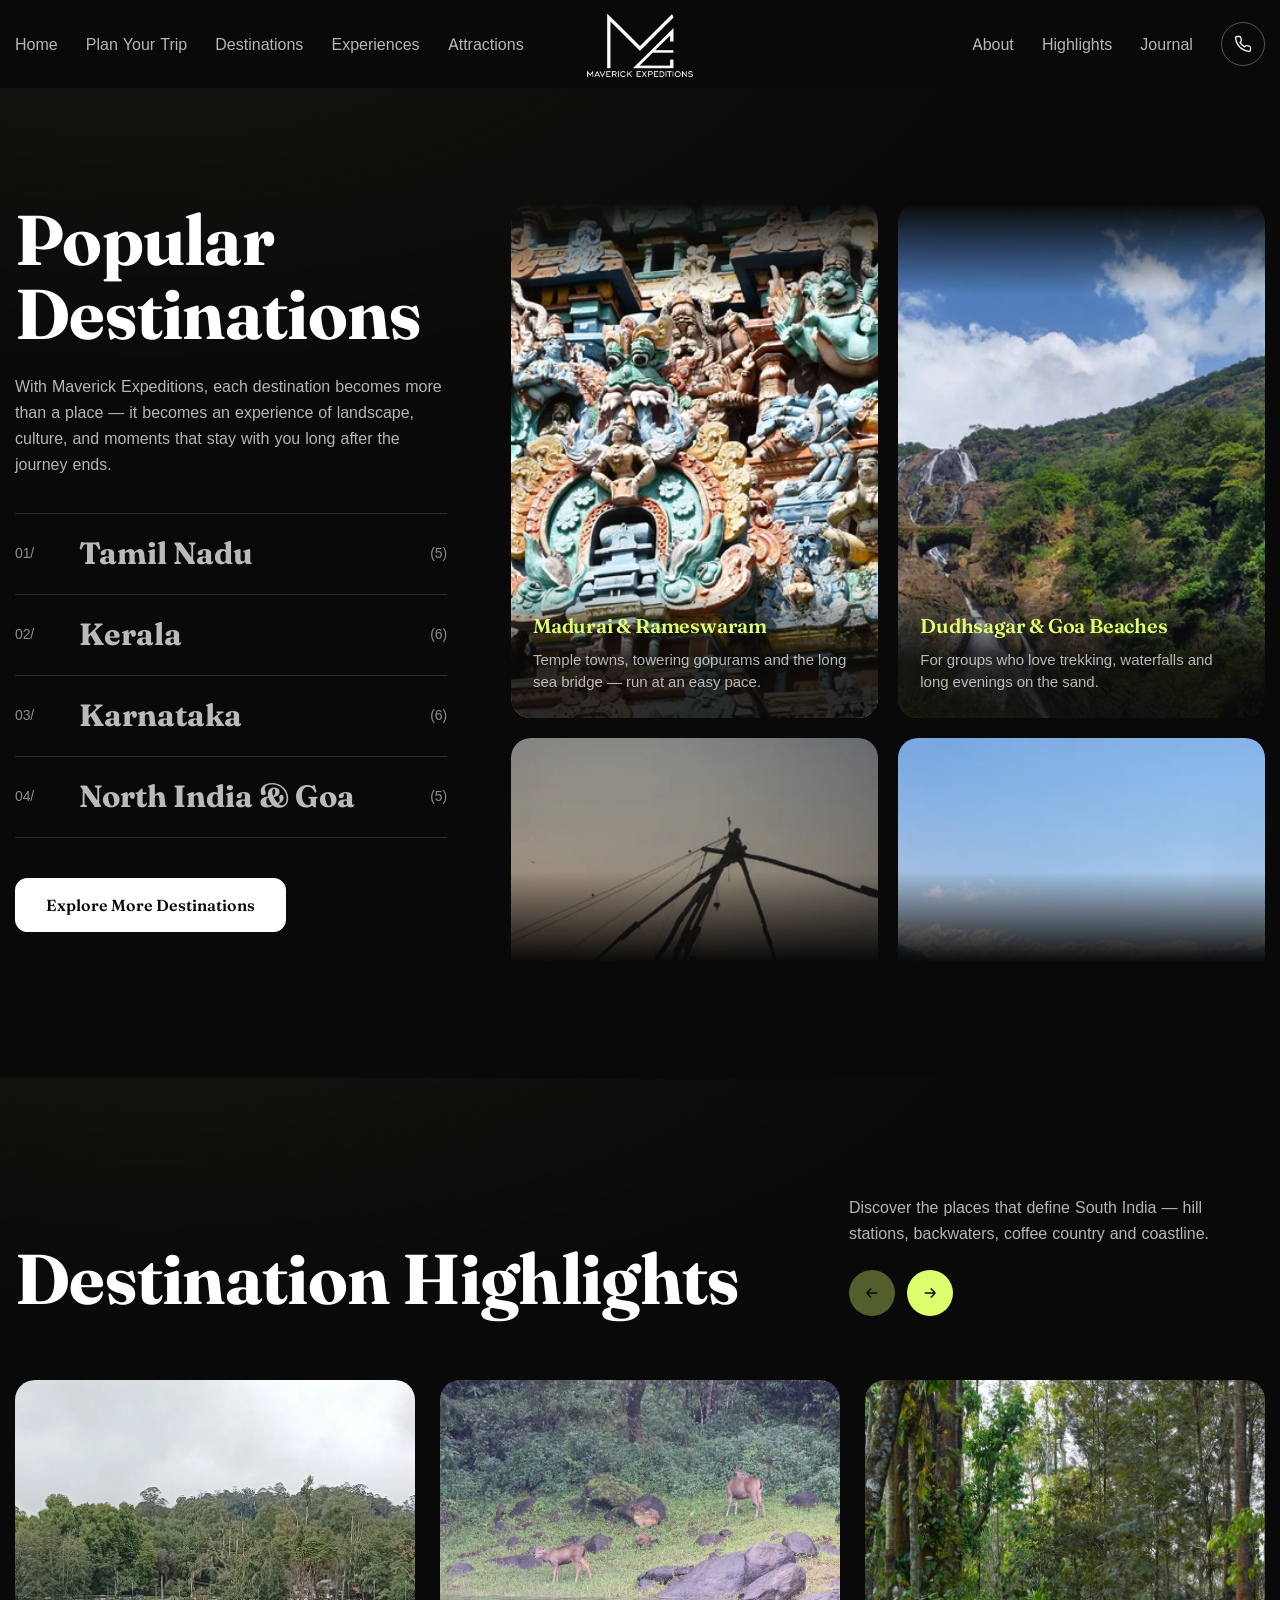
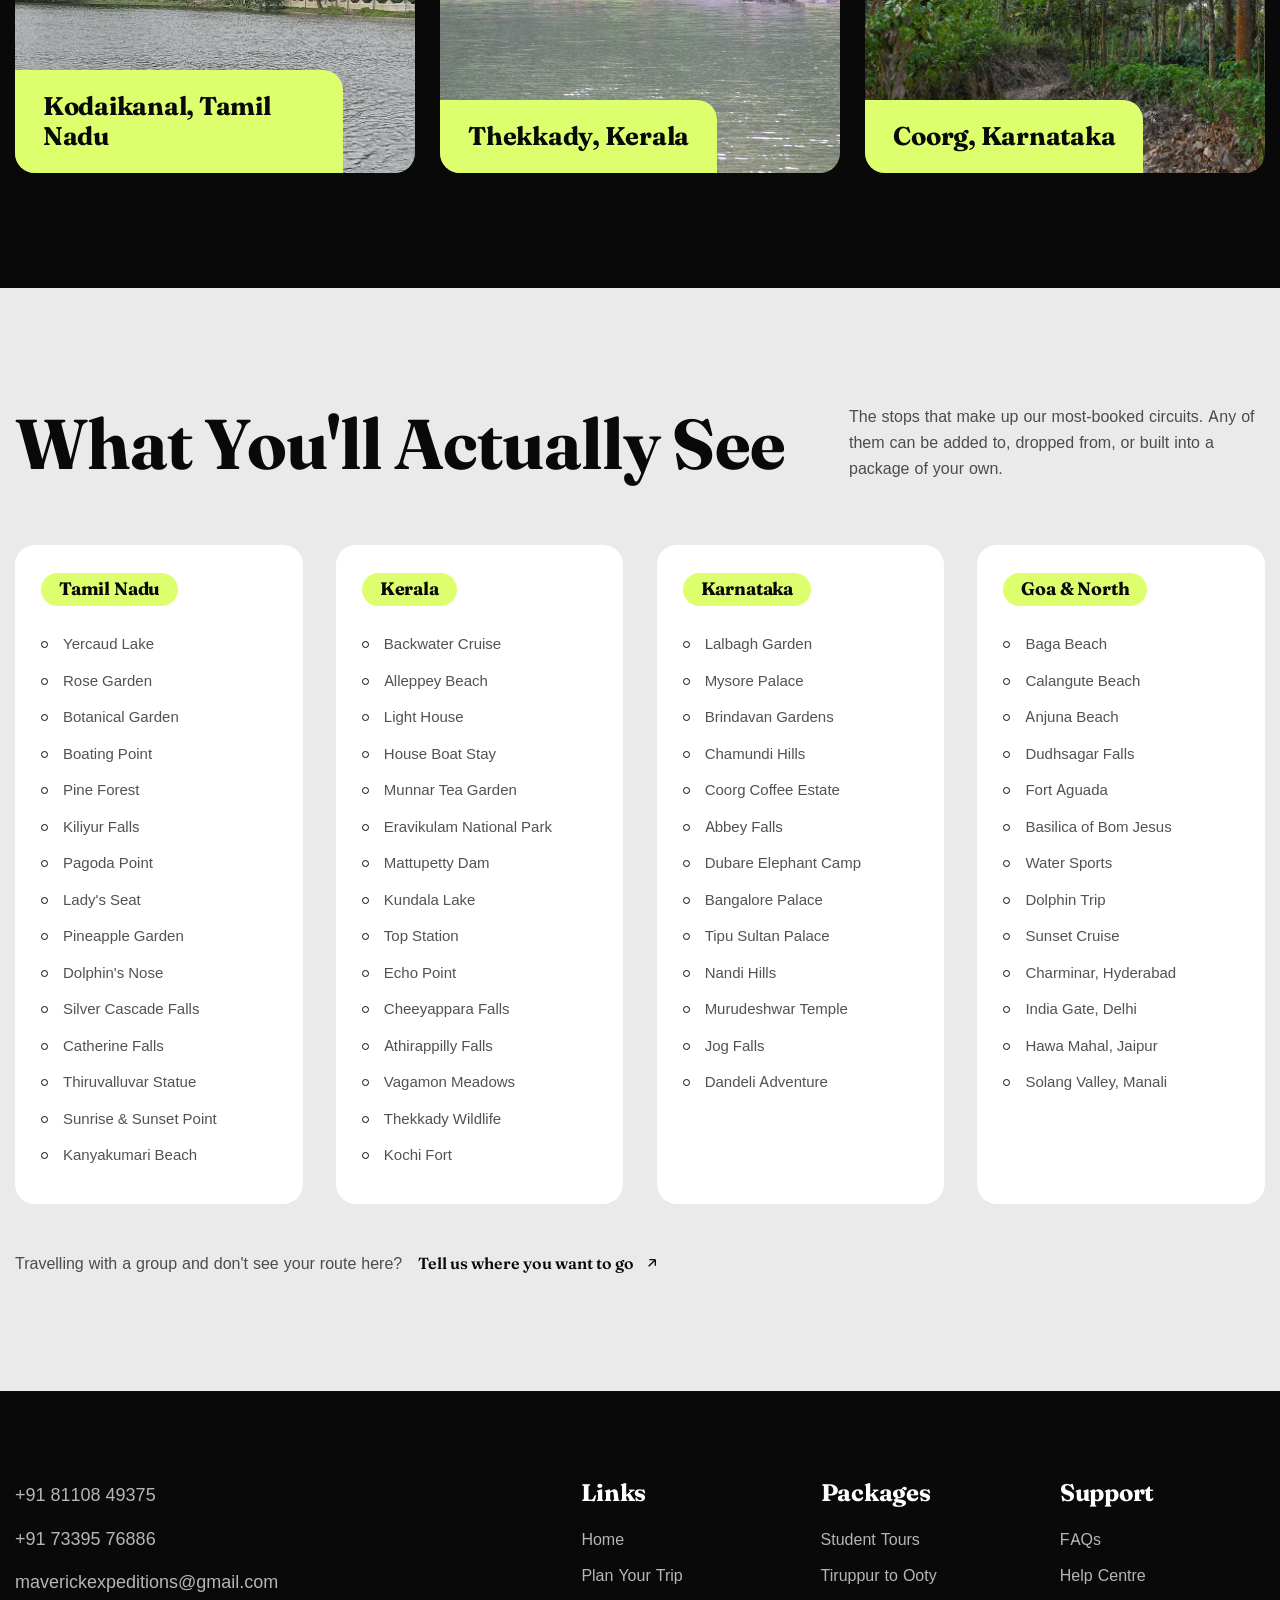
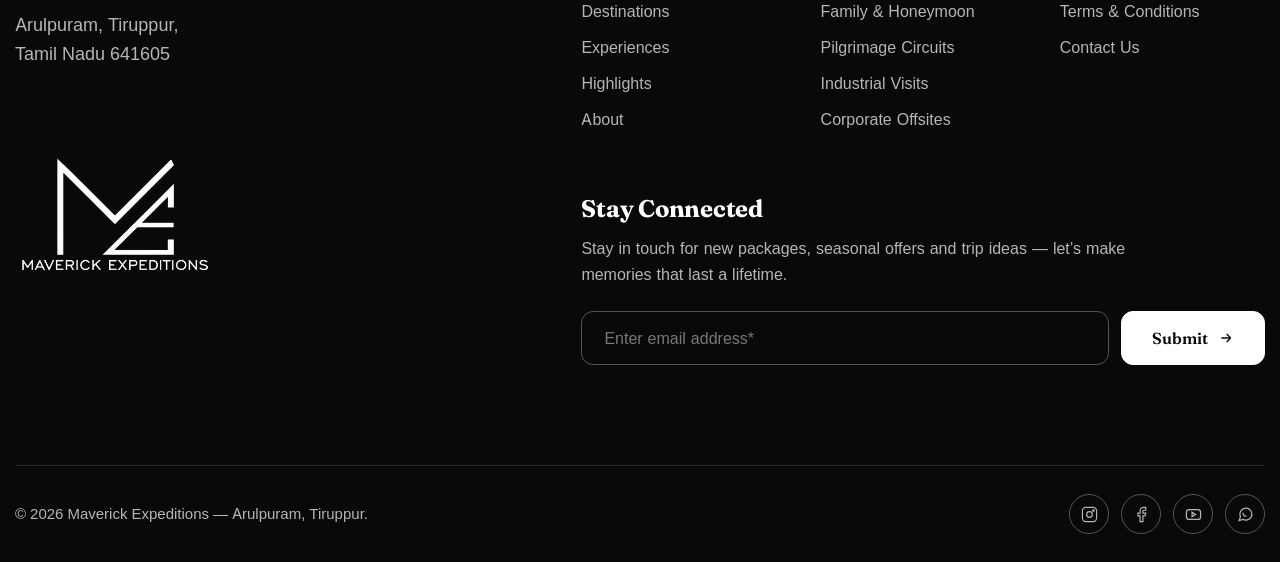
<file: destinations.html>
<!DOCTYPE html>
<html lang="en">
<head>
<meta charset="utf-8">
<meta name="viewport" content="width=device-width, initial-scale=1">
<meta http-equiv="Content-Security-Policy" content="default-src 'self'; script-src 'self' 'sha256-i+p4pb1nXbZQUrOAMKER9tUNytTygot4J76gJ5U+rzY=' https://www.googletagmanager.com; style-src 'self' 'unsafe-inline'; img-src 'self' data: https://*.google-analytics.com https://*.googletagmanager.com; font-src 'self'; connect-src 'self' https://docs.google.com https://*.google-analytics.com https://*.analytics.google.com https://*.googletagmanager.com; form-action 'self' https://docs.google.com; base-uri 'none'; object-src 'none'; frame-src 'none'; manifest-src 'self'; upgrade-insecure-requests">
<meta name="referrer" content="strict-origin-when-cross-origin">
<meta name="format-detection" content="telephone=no">
<title>South India Destinations &amp; Attractions | Maverick Expeditions</title>
<meta name="description" content="Explore Munnar, Ooty, Kodaikanal, Thekkady, Coorg, Alleppey, Goa, Hampi and more — destinations and attractions across Tamil Nadu, Kerala, Karnataka and Goa with Maverick Expeditions, Tiruppur.">
<meta name="keywords" content="South India tourist places, best places to visit in South India, Tirupur to Munnar tour, Tirupur to Ooty tour, weekend trips from Coimbatore, South India destinations, Munnar tour package, Ooty tour package, Kodaikanal tour, Kerala backwaters, Coorg, Thekkady, Hampi, Goa tour, Tamil Nadu tourist places, Karnataka attractions">
<meta name="robots" content="index, follow, max-image-preview:large, max-snippet:-1">
<meta name="author" content="Maverick Expeditions">
<meta name="theme-color" content="#090909">
<link rel="canonical" href="https://maverickexpeditions.in/destinations.html">

<meta property="og:type" content="website">
<meta property="og:locale" content="en_IN">
<meta property="og:url" content="https://maverickexpeditions.in/destinations.html">
<meta property="og:site_name" content="Maverick Expeditions">
<meta property="og:title" content="South India Destinations &amp; Attractions | Maverick Expeditions">
<meta property="og:description" content="Explore Munnar, Ooty, Kodaikanal, Thekkady, Coorg, Alleppey, Goa, Hampi and more — destinations and attractions across Tamil Nadu, Kerala, Karnataka and Goa with Maverick Expeditions, Tiruppur.">
<meta property="og:image" content="https://maverickexpeditions.in/assets/img/hero-munnar.webp">
<meta name="twitter:card" content="summary_large_image">
<meta name="twitter:title" content="South India Destinations &amp; Attractions | Maverick Expeditions">
<meta name="twitter:description" content="Explore Munnar, Ooty, Kodaikanal, Thekkady, Coorg, Alleppey, Goa, Hampi and more — destinations and attractions across Tamil Nadu, Kerala, Karnataka and Goa with Maverick Expeditions, Tiruppur.">
<meta name="twitter:image" content="https://maverickexpeditions.in/assets/img/hero-munnar.webp">

<link rel="icon" href="/favicon.ico" sizes="48x48">
<link rel="icon" href="assets/img/icon-192.png" type="image/png" sizes="192x192">
<link rel="apple-touch-icon" href="assets/img/apple-touch-icon.png">
<link rel="preload" href="assets/fonts/Fraunces-Variable.woff2" as="font" type="font/woff2" crossorigin>
<link rel="preload" href="assets/fonts/Inter.woff2" as="font" type="font/woff2" crossorigin>
<script>document.documentElement.classList.add("js");if(window.top!==window.self){try{window.top.location=window.self.location}catch(e){document.documentElement.style.display="none"}}</script>
<link rel="stylesheet" href="assets/css/style.css">
<script type="application/ld+json">
{
  "@context": "https://schema.org",
  "@type": "BreadcrumbList",
  "itemListElement": [
    {
      "@type": "ListItem",
      "position": 1,
      "name": "Home",
      "item": "https://maverickexpeditions.in/"
    },
    {
      "@type": "ListItem",
      "position": 2,
      "name": "Destinations",
      "item": "https://maverickexpeditions.in/destinations.html"
    }
  ]
}
</script>
</head>
<body>

<div class="preloader" data-preloader>
  <div class="preloader__circle">
    <div class="preloader__mask"><div class="preloader__line"></div></div>
  </div>
  <div class="preloader__logo"><img src="assets/img/favicon.png" width="180" height="180" alt=""></div>
</div>

<a class="skip-link" href="#main">Skip to content</a>

<!-- ============================================================ header -->
<header class="header">
  <div class="container header__inner">

    <nav class="header__nav" aria-label="Primary">
      <a class="nav-link" href="index.html">Home</a>
      <a class="nav-link" href="plan-your-trip.html#plan-trip">Plan Your Trip</a>
      <a class="nav-link" href="#destinations">Destinations</a>
      <a class="nav-link" href="index.html#services">Experiences</a>
      <a class="nav-link" href="#attractions">Attractions</a>
    </nav>

    <a class="header__logo" href="index.html" aria-label="Maverick Expeditions — home">
      <img src="assets/img/logo.png" width="342" height="120" alt="Maverick Expeditions">
    </a>

    <div class="header__end">
      <nav class="header__nav header__nav--end" aria-label="Secondary">
        <a class="nav-link" href="about.html#about">About</a>
        <a class="nav-link" href="#highlights">Highlights</a>
        <a class="nav-link" href="journal.html#journal">Journal</a>
      </nav>

      <a class="header__globe" href="tel:+918110849375" aria-label="Call +91 81108 49375">
        <svg width="18" height="18" viewBox="0 0 24 24" fill="none" stroke="currentColor" stroke-width="1.7" aria-hidden="true">
          <path d="M22 16.9v3a2 2 0 0 1-2.2 2 19.8 19.8 0 0 1-8.6-3.1 19.5 19.5 0 0 1-6-6A19.8 19.8 0 0 1 2.1 4.2 2 2 0 0 1 4.1 2h3a2 2 0 0 1 2 1.7c.1 1 .3 1.9.6 2.8a2 2 0 0 1-.4 2.1L8 9.9a16 16 0 0 0 6 6l1.3-1.3a2 2 0 0 1 2.1-.4c.9.3 1.8.5 2.8.6a2 2 0 0 1 1.8 2z"/>
        </svg>
      </a>

      <button class="header__menu-toggle" type="button" data-drawer-open aria-expanded="false" aria-controls="drawer">
        <span class="visually-hidden">Open menu</span>
        <svg width="18" height="12" viewBox="0 0 18 12" fill="none" stroke="currentColor" stroke-width="1.8" aria-hidden="true">
          <path d="M0 1h18M0 6h18M0 11h18"/>
        </svg>
      </button>
    </div>

  </div>
</header>

<div class="backdrop" data-backdrop></div>

<aside class="drawer" id="drawer" data-drawer data-native-scroll aria-label="Menu">
  <button class="drawer__close" type="button" data-drawer-close aria-label="Close menu">&times;</button>
  <nav class="drawer__list">
    <a href="index.html" data-drawer-close>Home</a>
    <a href="plan-your-trip.html#plan-trip" data-drawer-close>Plan Your Trip</a>
    <a href="#destinations" data-drawer-close>Destinations</a>
    <a href="index.html#services" data-drawer-close>Experiences</a>
    <a href="#attractions" data-drawer-close>Attractions</a>
    <a href="index.html#why" data-drawer-close>Why Maverick</a>
    <a href="about.html#about" data-drawer-close>About</a>
    <a href="#highlights" data-drawer-close>Highlights</a>
    <a href="journal.html#journal" data-drawer-close>Journal</a>
    <a href="#contact" data-drawer-close>Contact</a>
  </nav>
  <div class="drawer__meta">
    <a href="tel:+918110849375">+91 81108 49375</a>
    <a href="tel:+917339576886">+91 73395 76886</a>
    <a href="mailto:maverickexpeditions@gmail.com">maverickexpeditions@gmail.com</a>
    <span>Arulpuram, Tiruppur, Tamil Nadu 641605</span>
  </div>
</aside>

<main id="main">

<!-- ====================================================== destinations -->
<section class="section section--dark" id="destinations">
  <div class="container destinations">

    <div class="destinations__intro wow RotatingY">
      <h2 class="section-title">Popular Destinations</h2>
      <p class="section-lead" style="margin-top:22px">
        With Maverick Expeditions, each destination becomes more than a place — it
        becomes an experience of landscape, culture, and moments that stay with you
        long after the journey ends.
      </p>

      <ul class="dest-list">
        <li>
          <a href="#highlights">
            <span class="dest-list__index">01/</span>
            <span class="dest-list__name">Tamil Nadu</span>
            <span class="dest-list__count">(5)</span>
          </a>
        </li>
        <li>
          <a href="#highlights">
            <span class="dest-list__index">02/</span>
            <span class="dest-list__name">Kerala</span>
            <span class="dest-list__count">(6)</span>
          </a>
        </li>
        <li>
          <a href="#highlights">
            <span class="dest-list__index">03/</span>
            <span class="dest-list__name">Karnataka</span>
            <span class="dest-list__count">(6)</span>
          </a>
        </li>
        <li>
          <a href="#highlights">
            <span class="dest-list__index">04/</span>
            <span class="dest-list__name">North India &amp; Goa</span>
            <span class="dest-list__count">(5)</span>
          </a>
        </li>
      </ul>

      <a class="btn btn--light btn-parallax" href="#contact"><span class="btn__label"><span data-text="Explore More Destinations">Explore More Destinations</span></span></a>
    </div>

    <!-- two columns of tour cards, looping in opposite directions -->
    <div class="tour-columns" data-ticker>
      <div class="tour-columns__track" data-ticker-track>
        <article class="tour-card">
          <img src="assets/img/tour-madurai.webp" width="313" height="439" alt="Carved gopuram of the Meenakshi Temple in Madurai">
          <div class="tour-card__body">
            <h3 class="tour-card__title">Madurai &amp; Rameswaram</h3>
            <p class="tour-card__text">Temple towns, towering gopurams and the long sea bridge — run at an easy pace.</p>
          </div>
        </article>
        <article class="tour-card">
          <img src="assets/img/tour-kochi.webp" width="313" height="439" alt="Chinese fishing nets silhouetted at sunset in Fort Kochi">
          <div class="tour-card__body">
            <h3 class="tour-card__title">Fort Kochi &amp; Alleppey</h3>
            <p class="tour-card__text">Fishing nets at sunset, a night on the backwaters and old spice-trade streets.</p>
          </div>
        </article>
        <article class="tour-card">
          <img src="assets/img/tour-hampi.webp" width="313" height="439" alt="The stone chariot at the Vittala Temple in Hampi">
          <div class="tour-card__body">
            <h3 class="tour-card__title">Hampi &amp; Badami</h3>
            <p class="tour-card__text">A boulder-strewn valley of Vijayanagara ruins that stops travellers in their tracks.</p>
          </div>
        </article>
      </div>

      <div class="tour-columns__track tour-columns__track--down" data-ticker-track>
        <article class="tour-card">
          <img src="assets/img/tour-goa.webp" width="313" height="439" alt="Dudhsagar Falls tumbling through the Goa forest">
          <div class="tour-card__body">
            <h3 class="tour-card__title">Dudhsagar &amp; Goa Beaches</h3>
            <p class="tour-card__text">For groups who love trekking, waterfalls and long evenings on the sand.</p>
          </div>
        </article>
        <article class="tour-card">
          <img src="assets/img/tour-manali.webp" width="313" height="439" alt="Snow on the Rohtang range above Manali">
          <div class="tour-card__body">
            <h3 class="tour-card__title">Kullu, Manali &amp; Rohtang</h3>
            <p class="tour-card__text">Snow points, apple orchards and river valleys at a family pace.</p>
          </div>
        </article>
        <article class="tour-card">
          <img src="assets/img/tour-hyderabad.webp" width="313" height="439" alt="The Charminar rising over old Hyderabad">
          <div class="tour-card__body">
            <h3 class="tour-card__title">Hyderabad &amp; Delhi</h3>
            <p class="tour-card__text">Charminar, old-city bazaars and Mughal Delhi — built for first-time travellers.</p>
          </div>
        </article>
      </div>
    </div>

  </div>
</section>

<!-- ======================================================== highlights -->
<section class="section section--dark" id="highlights">
  <div class="container">

    <div class="section-head section-head--split wow fadeInUp">
      <h2 class="section-title">Destination Highlights</h2>
      <div>
        <p class="section-lead" style="margin-bottom:24px">
          Discover the places that define South India — hill stations, backwaters,
          coffee country and coastline.
        </p>
        <div class="carousel__nav">
          <button class="carousel__btn" type="button" data-carousel-prev aria-label="Previous highlight">
            <svg width="18" height="18" viewBox="0 0 24 24" fill="none" stroke="currentColor" stroke-width="2" aria-hidden="true"><path d="M19 12H5m0 0 6-6m-6 6 6 6"/></svg>
          </button>
          <button class="carousel__btn" type="button" data-carousel-next aria-label="Next highlight">
            <svg width="18" height="18" viewBox="0 0 24 24" fill="none" stroke="currentColor" stroke-width="2" aria-hidden="true"><path d="M5 12h14m0 0-6-6m6 6-6 6"/></svg>
          </button>
        </div>
      </div>
    </div>

    <div class="carousel" data-carousel>
      <div class="carousel__viewport">
        <div class="carousel__track" data-carousel-track>

          <div class="carousel__slide">
            <article class="highlight-card">
              <img src="assets/img/highlight-kodaikanal.webp" width="813" height="800" alt="The star-shaped lake at Kodaikanal ringed by pine forest" loading="lazy">
              <h3 class="highlight-card__label">Kodaikanal, Tamil Nadu</h3>
              <div class="highlight-card__reveal">
                <h3>Kodaikanal, Tamil Nadu</h3>
                <p>A star-shaped lake ringed by pine forest and cool mist — the princess of the hill stations, and the easiest escape from the plains.</p>
                <a class="link-arrow" href="#contact">Explore More
                  <svg width="16" height="16" viewBox="0 0 24 24" fill="none" stroke="currentColor" stroke-width="2" aria-hidden="true"><path d="M7 17 17 7m0 0H8m9 0v9"/></svg>
                </a>
              </div>
            </article>
          </div>

          <div class="carousel__slide">
            <article class="highlight-card">
              <img src="assets/img/highlight-thekkady.webp" width="813" height="667" alt="Deer at the edge of Periyar Lake in Thekkady" loading="lazy">
              <h3 class="highlight-card__label">Thekkady, Kerala</h3>
              <div class="highlight-card__reveal">
                <h3>Thekkady, Kerala</h3>
                <p>Boat safaris on Periyar Lake, spice plantations and elephant country — Kerala’s wildest, greenest corner.</p>
                <a class="link-arrow" href="#contact">Explore More
                  <svg width="16" height="16" viewBox="0 0 24 24" fill="none" stroke="currentColor" stroke-width="2" aria-hidden="true"><path d="M7 17 17 7m0 0H8m9 0v9"/></svg>
                </a>
              </div>
            </article>
          </div>

          <div class="carousel__slide">
            <article class="highlight-card">
              <img src="assets/img/highlight-coorg.webp" width="813" height="800" alt="A road through a coffee estate in Coorg" loading="lazy">
              <h3 class="highlight-card__label">Coorg, Karnataka</h3>
              <div class="highlight-card__reveal">
                <h3>Coorg, Karnataka</h3>
                <p>Coffee estates, misty ghats and waterfalls — the Scotland of India, and the finest long weekend in the south.</p>
                <a class="link-arrow" href="#contact">Explore More
                  <svg width="16" height="16" viewBox="0 0 24 24" fill="none" stroke="currentColor" stroke-width="2" aria-hidden="true"><path d="M7 17 17 7m0 0H8m9 0v9"/></svg>
                </a>
              </div>
            </article>
          </div>

          <div class="carousel__slide">
            <article class="highlight-card">
              <img src="assets/img/gallery-yercaud.webp" width="1200" height="743" alt="View from Pagoda Point at Yercaud" loading="lazy">
              <h3 class="highlight-card__label">Yercaud, Tamil Nadu</h3>
              <div class="highlight-card__reveal">
                <h3>Yercaud, Tamil Nadu</h3>
                <p>The quiet hill station of the Shevaroys — orange groves, viewpoints and an easy drive from Tiruppur.</p>
                <a class="link-arrow" href="#contact">Explore More
                  <svg width="16" height="16" viewBox="0 0 24 24" fill="none" stroke="currentColor" stroke-width="2" aria-hidden="true"><path d="M7 17 17 7m0 0H8m9 0v9"/></svg>
                </a>
              </div>
            </article>
          </div>

        </div>
      </div>
    </div>

  </div>
</section>

<!-- ======================================================= attractions -->
<section class="section section--mute" id="attractions">
  <div class="container">

    <div class="section-head section-head--split wow fadeInUp">
      <h2 class="section-title">What You'll Actually See</h2>
      <p class="section-lead">
        The stops that make up our most-booked circuits. Any of them can be added
        to, dropped from, or built into a package of your own.
      </p>
    </div>

    <div class="attractions">
        <div class="attractions__col wow fadeInUp" style="--delay:0.00s">
          <h3 class="attractions__state">Tamil Nadu</h3>
          <ul class="attractions__list">
            <li>Yercaud Lake</li>
            <li>Rose Garden</li>
            <li>Botanical Garden</li>
            <li>Boating Point</li>
            <li>Pine Forest</li>
            <li>Kiliyur Falls</li>
            <li>Pagoda Point</li>
            <li>Lady's Seat</li>
            <li>Pineapple Garden</li>
            <li>Dolphin's Nose</li>
            <li>Silver Cascade Falls</li>
            <li>Catherine Falls</li>
            <li>Thiruvalluvar Statue</li>
            <li>Sunrise &amp; Sunset Point</li>
            <li>Kanyakumari Beach</li>
          </ul>
        </div>
        <div class="attractions__col wow fadeInUp" style="--delay:0.08s">
          <h3 class="attractions__state">Kerala</h3>
          <ul class="attractions__list">
            <li>Backwater Cruise</li>
            <li>Alleppey Beach</li>
            <li>Light House</li>
            <li>House Boat Stay</li>
            <li>Munnar Tea Garden</li>
            <li>Eravikulam National Park</li>
            <li>Mattupetty Dam</li>
            <li>Kundala Lake</li>
            <li>Top Station</li>
            <li>Echo Point</li>
            <li>Cheeyappara Falls</li>
            <li>Athirappilly Falls</li>
            <li>Vagamon Meadows</li>
            <li>Thekkady Wildlife</li>
            <li>Kochi Fort</li>
          </ul>
        </div>
        <div class="attractions__col wow fadeInUp" style="--delay:0.16s">
          <h3 class="attractions__state">Karnataka</h3>
          <ul class="attractions__list">
            <li>Lalbagh Garden</li>
            <li>Mysore Palace</li>
            <li>Brindavan Gardens</li>
            <li>Chamundi Hills</li>
            <li>Coorg Coffee Estate</li>
            <li>Abbey Falls</li>
            <li>Dubare Elephant Camp</li>
            <li>Bangalore Palace</li>
            <li>Tipu Sultan Palace</li>
            <li>Nandi Hills</li>
            <li>Murudeshwar Temple</li>
            <li>Jog Falls</li>
            <li>Dandeli Adventure</li>
          </ul>
        </div>
        <div class="attractions__col wow fadeInUp" style="--delay:0.24s">
          <h3 class="attractions__state">Goa &amp; North</h3>
          <ul class="attractions__list">
            <li>Baga Beach</li>
            <li>Calangute Beach</li>
            <li>Anjuna Beach</li>
            <li>Dudhsagar Falls</li>
            <li>Fort Aguada</li>
            <li>Basilica of Bom Jesus</li>
            <li>Water Sports</li>
            <li>Dolphin Trip</li>
            <li>Sunset Cruise</li>
            <li>Charminar, Hyderabad</li>
            <li>India Gate, Delhi</li>
            <li>Hawa Mahal, Jaipur</li>
            <li>Solang Valley, Manali</li>
          </ul>
        </div>
    </div>

    <p class="attractions__foot wow fadeInUp">
      Travelling with a group and don't see your route here?
      <a class="link-arrow" href="#contact">Tell us where you want to go
        <svg width="16" height="16" viewBox="0 0 24 24" fill="none" stroke="currentColor" stroke-width="2" aria-hidden="true"><path d="M7 17 17 7m0 0H8m9 0v9"/></svg>
      </a>
    </p>

  </div>
</section>

</main>

<!-- ============================================================ footer -->
<footer class="footer" id="contact">
  <div class="container">

    <div class="footer__top">

      <div>
        <ul class="footer__contact">
          <li><a href="tel:+918110849375">+91 81108 49375</a></li>
          <li><a href="tel:+917339576886">+91 73395 76886</a></li>
          <li><a href="mailto:maverickexpeditions@gmail.com">maverickexpeditions@gmail.com</a></li>
          <li><address style="font-style:normal;font-size:1.125rem">Arulpuram, Tiruppur,<br>Tamil Nadu 641605</address></li>
        </ul>

        <div class="footer__brand">
          <img src="assets/img/logo.png" width="342" height="120" alt="Maverick Expeditions">
        </div>
      </div>

      <div>
        <div class="footer__cols">
          <div class="footer__col">
            <h3>Links</h3>
            <ul>
              <li><a href="index.html">Home</a></li>
              <li><a href="plan-your-trip.html#plan-trip">Plan Your Trip</a></li>
              <li><a href="#destinations">Destinations</a></li>
              <li><a href="index.html#services">Experiences</a></li>
              <li><a href="#highlights">Highlights</a></li>
              <li><a href="about.html#about">About</a></li>
            </ul>
          </div>
          <div class="footer__col">
            <h3>Packages</h3>
            <ul>
              <li><a href="school-college-tour-packages-tiruppur.html">Student Tours</a></li>
              <li><a href="tiruppur-to-ooty-tour-package.html">Tiruppur to Ooty</a></li>
              <li><a href="index.html#services">Family &amp; Honeymoon</a></li>
              <li><a href="index.html#services">Pilgrimage Circuits</a></li>
              <li><a href="index.html#services">Industrial Visits</a></li>
              <li><a href="index.html#services">Corporate Offsites</a></li>
            </ul>
          </div>
          <div class="footer__col">
            <h3>Support</h3>
            <ul>
              <li><a href="faq.html#faq">FAQs</a></li>
              <li><a href="#contact">Help Centre</a></li>
              <li><a href="#contact">Terms &amp; Conditions</a></li>
              <li><a href="#contact">Contact Us</a></li>
            </ul>
          </div>
        </div>

        <div class="newsletter">
          <h3>Stay Connected</h3>
          <p>
            Stay in touch for new packages, seasonal offers and trip ideas — let’s
            make memories that last a lifetime.
          </p>
          <form class="newsletter__form" data-newsletter novalidate>
            <label class="visually-hidden" for="email">Email address</label>
            <input id="email" name="email" type="email" maxlength="120" autocomplete="email" placeholder="Enter email address*" required>
            <button class="btn btn--light" type="submit">
              Submit
              <svg width="16" height="16" viewBox="0 0 24 24" fill="none" stroke="currentColor" stroke-width="2" aria-hidden="true"><path d="M5 12h14m0 0-6-6m6 6-6 6"/></svg>
            </button>
          </form>
          <p class="newsletter__note" data-newsletter-note role="status"></p>
        </div>
      </div>

    </div>

    <div class="footer__bar">
      <p style="margin:0">© <span data-year>2026</span> Maverick Expeditions — Arulpuram, Tiruppur.</p>
      <div class="footer__social">
        <a href="#contact" aria-label="Instagram">
          <svg width="17" height="17" viewBox="0 0 24 24" fill="none" stroke="currentColor" stroke-width="1.7" aria-hidden="true"><rect x="2" y="2" width="20" height="20" rx="5"/><circle cx="12" cy="12" r="4"/><circle cx="17.5" cy="6.5" r="1"/></svg>
        </a>
        <a href="#contact" aria-label="Facebook">
          <svg width="17" height="17" viewBox="0 0 24 24" fill="none" stroke="currentColor" stroke-width="1.7" aria-hidden="true"><path d="M18 2h-3a5 5 0 0 0-5 5v3H7v4h3v8h4v-8h3l1-4h-4V7a1 1 0 0 1 1-1h3z"/></svg>
        </a>
        <a href="#contact" aria-label="YouTube">
          <svg width="17" height="17" viewBox="0 0 24 24" fill="none" stroke="currentColor" stroke-width="1.7" aria-hidden="true"><rect x="2" y="5" width="20" height="14" rx="4"/><path d="m10 9 5 3-5 3z"/></svg>
        </a>
        <a href="https://wa.me/918110849375" aria-label="WhatsApp">
          <svg width="17" height="17" viewBox="0 0 24 24" fill="none" stroke="currentColor" stroke-width="1.7" aria-hidden="true"><path d="M21 11.5a8.4 8.4 0 0 1-12.6 7.3L3 20.5l1.8-5.3A8.5 8.5 0 1 1 21 11.5z"/><path d="M8.5 9.5c0 3 2 5 5 5"/></svg>
        </a>
      </div>
    </div>

  </div>
</footer>

<button class="to-top" type="button" data-to-top aria-label="Back to top">
  <svg width="16" height="16" viewBox="0 0 24 24" fill="none" stroke="currentColor" stroke-width="2" aria-hidden="true"><path d="M12 19V5m0 0-6 6m6-6 6 6"/></svg>
</button>

<script src="assets/js/analytics.js" defer></script>
<script src="assets/js/main.js" defer></script>
</body>
</html>
</file>
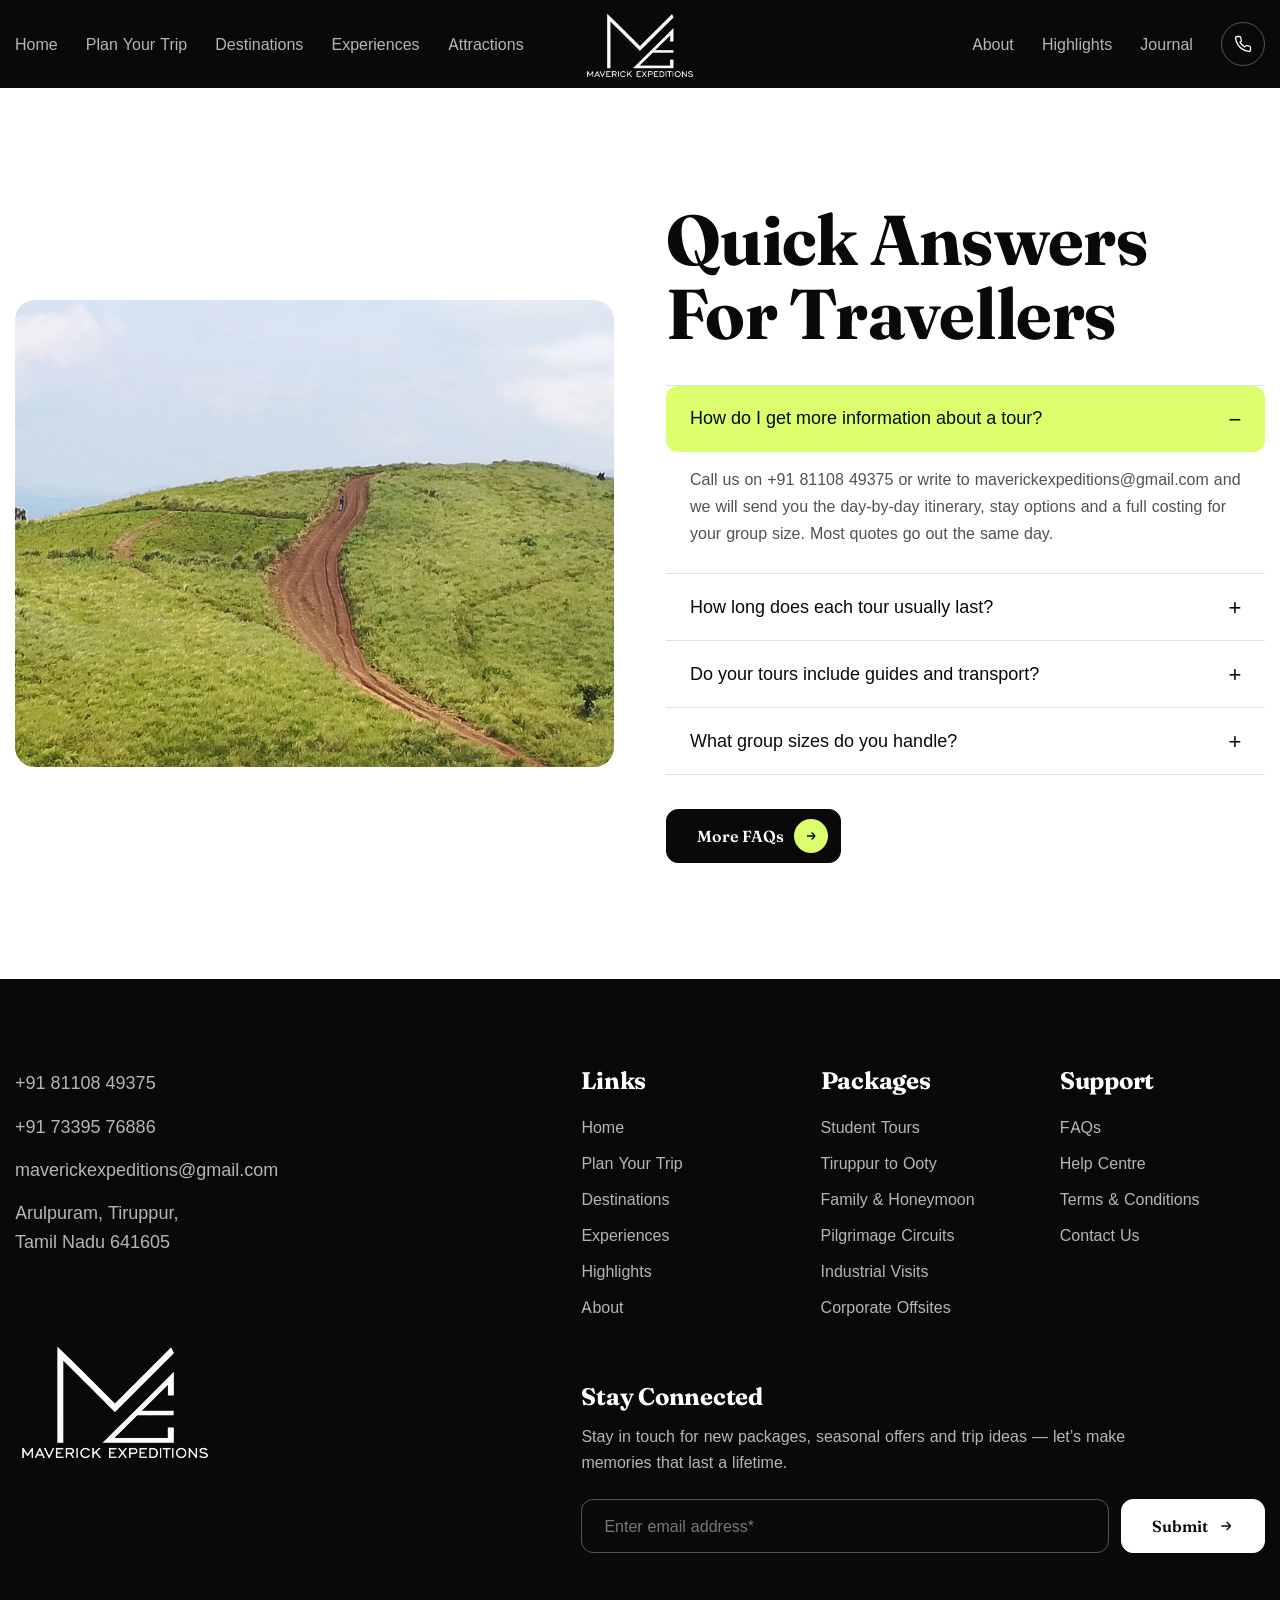
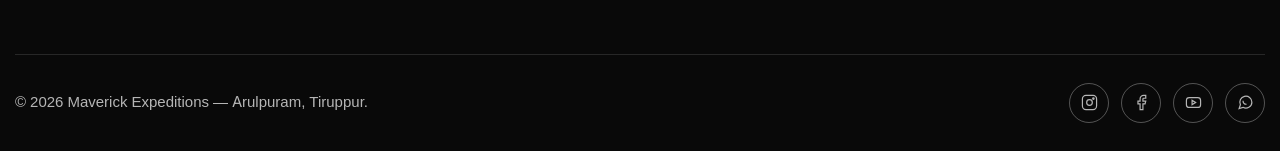
<file: faq.html>
<!DOCTYPE html>
<html lang="en">
<head>
<meta charset="utf-8">
<meta name="viewport" content="width=device-width, initial-scale=1">
<meta http-equiv="Content-Security-Policy" content="default-src 'self'; script-src 'self' 'sha256-i+p4pb1nXbZQUrOAMKER9tUNytTygot4J76gJ5U+rzY=' https://www.googletagmanager.com; style-src 'self' 'unsafe-inline'; img-src 'self' data: https://*.google-analytics.com https://*.googletagmanager.com; font-src 'self'; connect-src 'self' https://docs.google.com https://*.google-analytics.com https://*.analytics.google.com https://*.googletagmanager.com; form-action 'self' https://docs.google.com; base-uri 'none'; object-src 'none'; frame-src 'none'; manifest-src 'self'; upgrade-insecure-requests">
<meta name="referrer" content="strict-origin-when-cross-origin">
<meta name="format-detection" content="telephone=no">
<title>Tour Package FAQs | Tiruppur Travel Agency | Maverick Expeditions</title>
<meta name="description" content="Quick answers about Maverick Expeditions tours — itineraries, tour duration, guides and transport, and group sizes for student, family and corporate trips from Tiruppur.">
<meta name="keywords" content="tour FAQ, South India tour questions, tour duration, group tour size, tour guide and transport included, student tour queries">
<meta name="robots" content="index, follow, max-image-preview:large, max-snippet:-1">
<meta name="author" content="Maverick Expeditions">
<meta name="theme-color" content="#090909">
<link rel="canonical" href="https://maverickexpeditions.in/faq.html">

<meta property="og:type" content="website">
<meta property="og:locale" content="en_IN">
<meta property="og:url" content="https://maverickexpeditions.in/faq.html">
<meta property="og:site_name" content="Maverick Expeditions">
<meta property="og:title" content="Tour FAQs | Maverick Expeditions">
<meta property="og:description" content="Quick answers about Maverick Expeditions tours — itineraries, tour duration, guides and transport, and group sizes for student, family and corporate trips from Tiruppur.">
<meta property="og:image" content="https://maverickexpeditions.in/assets/img/hero-munnar.webp">
<meta name="twitter:card" content="summary_large_image">
<meta name="twitter:title" content="Tour FAQs | Maverick Expeditions">
<meta name="twitter:description" content="Quick answers about Maverick Expeditions tours — itineraries, tour duration, guides and transport, and group sizes for student, family and corporate trips from Tiruppur.">
<meta name="twitter:image" content="https://maverickexpeditions.in/assets/img/hero-munnar.webp">

<link rel="icon" href="/favicon.ico" sizes="48x48">
<link rel="icon" href="assets/img/icon-192.png" type="image/png" sizes="192x192">
<link rel="apple-touch-icon" href="assets/img/apple-touch-icon.png">
<link rel="preload" href="assets/fonts/Fraunces-Variable.woff2" as="font" type="font/woff2" crossorigin>
<link rel="preload" href="assets/fonts/Inter.woff2" as="font" type="font/woff2" crossorigin>
<script>document.documentElement.classList.add("js");if(window.top!==window.self){try{window.top.location=window.self.location}catch(e){document.documentElement.style.display="none"}}</script>
<link rel="stylesheet" href="assets/css/style.css">
<script type="application/ld+json">
{
  "@context": "https://schema.org",
  "@type": "BreadcrumbList",
  "itemListElement": [
    {
      "@type": "ListItem",
      "position": 1,
      "name": "Home",
      "item": "https://maverickexpeditions.in/"
    },
    {
      "@type": "ListItem",
      "position": 2,
      "name": "FAQs",
      "item": "https://maverickexpeditions.in/faq.html"
    }
  ]
}
</script>
<script type="application/ld+json">
{
  "@context": "https://schema.org",
  "@type": "FAQPage",
  "mainEntity": [
    {
      "@type": "Question",
      "name": "How do I get more information about a tour?",
      "acceptedAnswer": {
        "@type": "Answer",
        "text": "Call us on +91 81108 49375 or write to maverickexpeditions@gmail.com and we will send you the day-by-day itinerary, stay options and a full costing for your group size. Most quotes go out the same day."
      }
    },
    {
      "@type": "Question",
      "name": "How long does each tour usually last?",
      "acceptedAnswer": {
        "@type": "Answer",
        "text": "Weekend trips run two to three days. Hill-station and backwater circuits are typically four to six days, and the North India trails run seven to ten. Every itinerary can be shortened or extended around your dates."
      }
    },
    {
      "@type": "Question",
      "name": "Do your tours include guides and transport?",
      "acceptedAnswer": {
        "@type": "Answer",
        "text": "Yes. Every package includes vetted transport, an escort who travels with the group, and local guides at heritage and wildlife sites. Student tours and industrial visits also include permission letters and site coordination."
      }
    },
    {
      "@type": "Question",
      "name": "What group sizes do you handle?",
      "acceptedAnswer": {
        "@type": "Answer",
        "text": "Anything from a couple on honeymoon to a college batch of 150. Large groups travel in convoy with a coordinator per bus, and we hold room blocks well ahead of the season."
      }
    }
  ]
}
</script>
</head>
<body>

<div class="preloader" data-preloader>
  <div class="preloader__circle">
    <div class="preloader__mask"><div class="preloader__line"></div></div>
  </div>
  <div class="preloader__logo"><img src="assets/img/favicon.png" width="180" height="180" alt=""></div>
</div>

<a class="skip-link" href="#main">Skip to content</a>

<!-- ============================================================ header -->
<header class="header">
  <div class="container header__inner">

    <nav class="header__nav" aria-label="Primary">
      <a class="nav-link" href="index.html">Home</a>
      <a class="nav-link" href="plan-your-trip.html#plan-trip">Plan Your Trip</a>
      <a class="nav-link" href="destinations.html#destinations">Destinations</a>
      <a class="nav-link" href="index.html#services">Experiences</a>
      <a class="nav-link" href="destinations.html#attractions">Attractions</a>
    </nav>

    <a class="header__logo" href="index.html" aria-label="Maverick Expeditions — home">
      <img src="assets/img/logo.png" width="342" height="120" alt="Maverick Expeditions">
    </a>

    <div class="header__end">
      <nav class="header__nav header__nav--end" aria-label="Secondary">
        <a class="nav-link" href="about.html#about">About</a>
        <a class="nav-link" href="destinations.html#highlights">Highlights</a>
        <a class="nav-link" href="journal.html#journal">Journal</a>
      </nav>

      <a class="header__globe" href="tel:+918110849375" aria-label="Call +91 81108 49375">
        <svg width="18" height="18" viewBox="0 0 24 24" fill="none" stroke="currentColor" stroke-width="1.7" aria-hidden="true">
          <path d="M22 16.9v3a2 2 0 0 1-2.2 2 19.8 19.8 0 0 1-8.6-3.1 19.5 19.5 0 0 1-6-6A19.8 19.8 0 0 1 2.1 4.2 2 2 0 0 1 4.1 2h3a2 2 0 0 1 2 1.7c.1 1 .3 1.9.6 2.8a2 2 0 0 1-.4 2.1L8 9.9a16 16 0 0 0 6 6l1.3-1.3a2 2 0 0 1 2.1-.4c.9.3 1.8.5 2.8.6a2 2 0 0 1 1.8 2z"/>
        </svg>
      </a>

      <button class="header__menu-toggle" type="button" data-drawer-open aria-expanded="false" aria-controls="drawer">
        <span class="visually-hidden">Open menu</span>
        <svg width="18" height="12" viewBox="0 0 18 12" fill="none" stroke="currentColor" stroke-width="1.8" aria-hidden="true">
          <path d="M0 1h18M0 6h18M0 11h18"/>
        </svg>
      </button>
    </div>

  </div>
</header>

<div class="backdrop" data-backdrop></div>

<aside class="drawer" id="drawer" data-drawer data-native-scroll aria-label="Menu">
  <button class="drawer__close" type="button" data-drawer-close aria-label="Close menu">&times;</button>
  <nav class="drawer__list">
    <a href="index.html" data-drawer-close>Home</a>
    <a href="plan-your-trip.html#plan-trip" data-drawer-close>Plan Your Trip</a>
    <a href="destinations.html#destinations" data-drawer-close>Destinations</a>
    <a href="index.html#services" data-drawer-close>Experiences</a>
    <a href="destinations.html#attractions" data-drawer-close>Attractions</a>
    <a href="index.html#why" data-drawer-close>Why Maverick</a>
    <a href="about.html#about" data-drawer-close>About</a>
    <a href="destinations.html#highlights" data-drawer-close>Highlights</a>
    <a href="journal.html#journal" data-drawer-close>Journal</a>
    <a href="#contact" data-drawer-close>Contact</a>
  </nav>
  <div class="drawer__meta">
    <a href="tel:+918110849375">+91 81108 49375</a>
    <a href="tel:+917339576886">+91 73395 76886</a>
    <a href="mailto:maverickexpeditions@gmail.com">maverickexpeditions@gmail.com</a>
    <span>Arulpuram, Tiruppur, Tamil Nadu 641605</span>
  </div>
</aside>

<main id="main">

<!-- =============================================================== faq -->
<section class="section" id="faq">
  <div class="container faq">

    <div class="faq__media wow zoomInSmall">
      <img src="assets/img/faq-vagamon.webp" width="1620" height="1262" alt="A dirt track curving over the grassland at Vagamon" loading="lazy">
    </div>

    <div class="wow RotatingY" style="--delay:.1s">
      <h2 class="section-title">Quick Answers For Travellers</h2>

      <div class="faq__list" data-accordion>

        <div class="accordion__item" data-open="true">
          <h3>
            <button class="accordion__trigger" type="button" aria-expanded="true" aria-controls="faq-1">
              How do I get more information about a tour?
              <span class="accordion__sign" aria-hidden="true">−</span>
            </button>
          </h3>
          <div class="accordion__panel" id="faq-1">
            <div><p>
              Call us on +91 81108 49375 or write to maverickexpeditions@gmail.com and
              we will send you the day-by-day itinerary, stay options and a full
              costing for your group size. Most quotes go out the same day.
            </p></div>
          </div>
        </div>

        <div class="accordion__item">
          <h3>
            <button class="accordion__trigger" type="button" aria-expanded="false" aria-controls="faq-2">
              How long does each tour usually last?
              <span class="accordion__sign" aria-hidden="true">+</span>
            </button>
          </h3>
          <div class="accordion__panel" id="faq-2">
            <div><p>
              Weekend trips run two to three days. Hill-station and backwater circuits
              are typically four to six days, and the North India trails run seven to
              ten. Every itinerary can be shortened or extended around your dates.
            </p></div>
          </div>
        </div>

        <div class="accordion__item">
          <h3>
            <button class="accordion__trigger" type="button" aria-expanded="false" aria-controls="faq-3">
              Do your tours include guides and transport?
              <span class="accordion__sign" aria-hidden="true">+</span>
            </button>
          </h3>
          <div class="accordion__panel" id="faq-3">
            <div><p>
              Yes. Every package includes vetted transport, an escort who travels with
              the group, and local guides at heritage and wildlife sites. Student
              tours and industrial visits also include permission letters and site
              coordination.
            </p></div>
          </div>
        </div>

        <div class="accordion__item">
          <h3>
            <button class="accordion__trigger" type="button" aria-expanded="false" aria-controls="faq-4">
              What group sizes do you handle?
              <span class="accordion__sign" aria-hidden="true">+</span>
            </button>
          </h3>
          <div class="accordion__panel" id="faq-4">
            <div><p>
              Anything from a couple on honeymoon to a college batch of 150. Large
              groups travel in convoy with a coordinator per bus, and we hold room
              blocks well ahead of the season.
            </p></div>
          </div>
        </div>

      </div>

      <a class="btn btn--dark" href="#contact" style="margin-top:34px">
        More FAQs
        <span class="btn__pip" aria-hidden="true">
          <svg width="14" height="14" viewBox="0 0 24 24" fill="none" stroke="currentColor" stroke-width="2.2"><path d="M5 12h14m0 0-6-6m6 6-6 6"/></svg>
        </span>
      </a>
    </div>

  </div>
</section>

</main>

<!-- ============================================================ footer -->
<footer class="footer" id="contact">
  <div class="container">

    <div class="footer__top">

      <div>
        <ul class="footer__contact">
          <li><a href="tel:+918110849375">+91 81108 49375</a></li>
          <li><a href="tel:+917339576886">+91 73395 76886</a></li>
          <li><a href="mailto:maverickexpeditions@gmail.com">maverickexpeditions@gmail.com</a></li>
          <li><address style="font-style:normal;font-size:1.125rem">Arulpuram, Tiruppur,<br>Tamil Nadu 641605</address></li>
        </ul>

        <div class="footer__brand">
          <img src="assets/img/logo.png" width="342" height="120" alt="Maverick Expeditions">
        </div>
      </div>

      <div>
        <div class="footer__cols">
          <div class="footer__col">
            <h3>Links</h3>
            <ul>
              <li><a href="index.html">Home</a></li>
              <li><a href="plan-your-trip.html#plan-trip">Plan Your Trip</a></li>
              <li><a href="destinations.html#destinations">Destinations</a></li>
              <li><a href="index.html#services">Experiences</a></li>
              <li><a href="destinations.html#highlights">Highlights</a></li>
              <li><a href="about.html#about">About</a></li>
            </ul>
          </div>
          <div class="footer__col">
            <h3>Packages</h3>
            <ul>
              <li><a href="school-college-tour-packages-tiruppur.html">Student Tours</a></li>
              <li><a href="tiruppur-to-ooty-tour-package.html">Tiruppur to Ooty</a></li>
              <li><a href="index.html#services">Family &amp; Honeymoon</a></li>
              <li><a href="index.html#services">Pilgrimage Circuits</a></li>
              <li><a href="index.html#services">Industrial Visits</a></li>
              <li><a href="index.html#services">Corporate Offsites</a></li>
            </ul>
          </div>
          <div class="footer__col">
            <h3>Support</h3>
            <ul>
              <li><a href="#faq">FAQs</a></li>
              <li><a href="#contact">Help Centre</a></li>
              <li><a href="#contact">Terms &amp; Conditions</a></li>
              <li><a href="#contact">Contact Us</a></li>
            </ul>
          </div>
        </div>

        <div class="newsletter">
          <h3>Stay Connected</h3>
          <p>
            Stay in touch for new packages, seasonal offers and trip ideas — let’s
            make memories that last a lifetime.
          </p>
          <form class="newsletter__form" data-newsletter novalidate>
            <label class="visually-hidden" for="email">Email address</label>
            <input id="email" name="email" type="email" maxlength="120" autocomplete="email" placeholder="Enter email address*" required>
            <button class="btn btn--light" type="submit">
              Submit
              <svg width="16" height="16" viewBox="0 0 24 24" fill="none" stroke="currentColor" stroke-width="2" aria-hidden="true"><path d="M5 12h14m0 0-6-6m6 6-6 6"/></svg>
            </button>
          </form>
          <p class="newsletter__note" data-newsletter-note role="status"></p>
        </div>
      </div>

    </div>

    <div class="footer__bar">
      <p style="margin:0">© <span data-year>2026</span> Maverick Expeditions — Arulpuram, Tiruppur.</p>
      <div class="footer__social">
        <a href="#contact" aria-label="Instagram">
          <svg width="17" height="17" viewBox="0 0 24 24" fill="none" stroke="currentColor" stroke-width="1.7" aria-hidden="true"><rect x="2" y="2" width="20" height="20" rx="5"/><circle cx="12" cy="12" r="4"/><circle cx="17.5" cy="6.5" r="1"/></svg>
        </a>
        <a href="#contact" aria-label="Facebook">
          <svg width="17" height="17" viewBox="0 0 24 24" fill="none" stroke="currentColor" stroke-width="1.7" aria-hidden="true"><path d="M18 2h-3a5 5 0 0 0-5 5v3H7v4h3v8h4v-8h3l1-4h-4V7a1 1 0 0 1 1-1h3z"/></svg>
        </a>
        <a href="#contact" aria-label="YouTube">
          <svg width="17" height="17" viewBox="0 0 24 24" fill="none" stroke="currentColor" stroke-width="1.7" aria-hidden="true"><rect x="2" y="5" width="20" height="14" rx="4"/><path d="m10 9 5 3-5 3z"/></svg>
        </a>
        <a href="https://wa.me/918110849375" aria-label="WhatsApp">
          <svg width="17" height="17" viewBox="0 0 24 24" fill="none" stroke="currentColor" stroke-width="1.7" aria-hidden="true"><path d="M21 11.5a8.4 8.4 0 0 1-12.6 7.3L3 20.5l1.8-5.3A8.5 8.5 0 1 1 21 11.5z"/><path d="M8.5 9.5c0 3 2 5 5 5"/></svg>
        </a>
      </div>
    </div>

  </div>
</footer>

<button class="to-top" type="button" data-to-top aria-label="Back to top">
  <svg width="16" height="16" viewBox="0 0 24 24" fill="none" stroke="currentColor" stroke-width="2" aria-hidden="true"><path d="M12 19V5m0 0-6 6m6-6 6 6"/></svg>
</button>

<script src="assets/js/analytics.js" defer></script>
<script src="assets/js/main.js" defer></script>
</body>
</html>
</file>
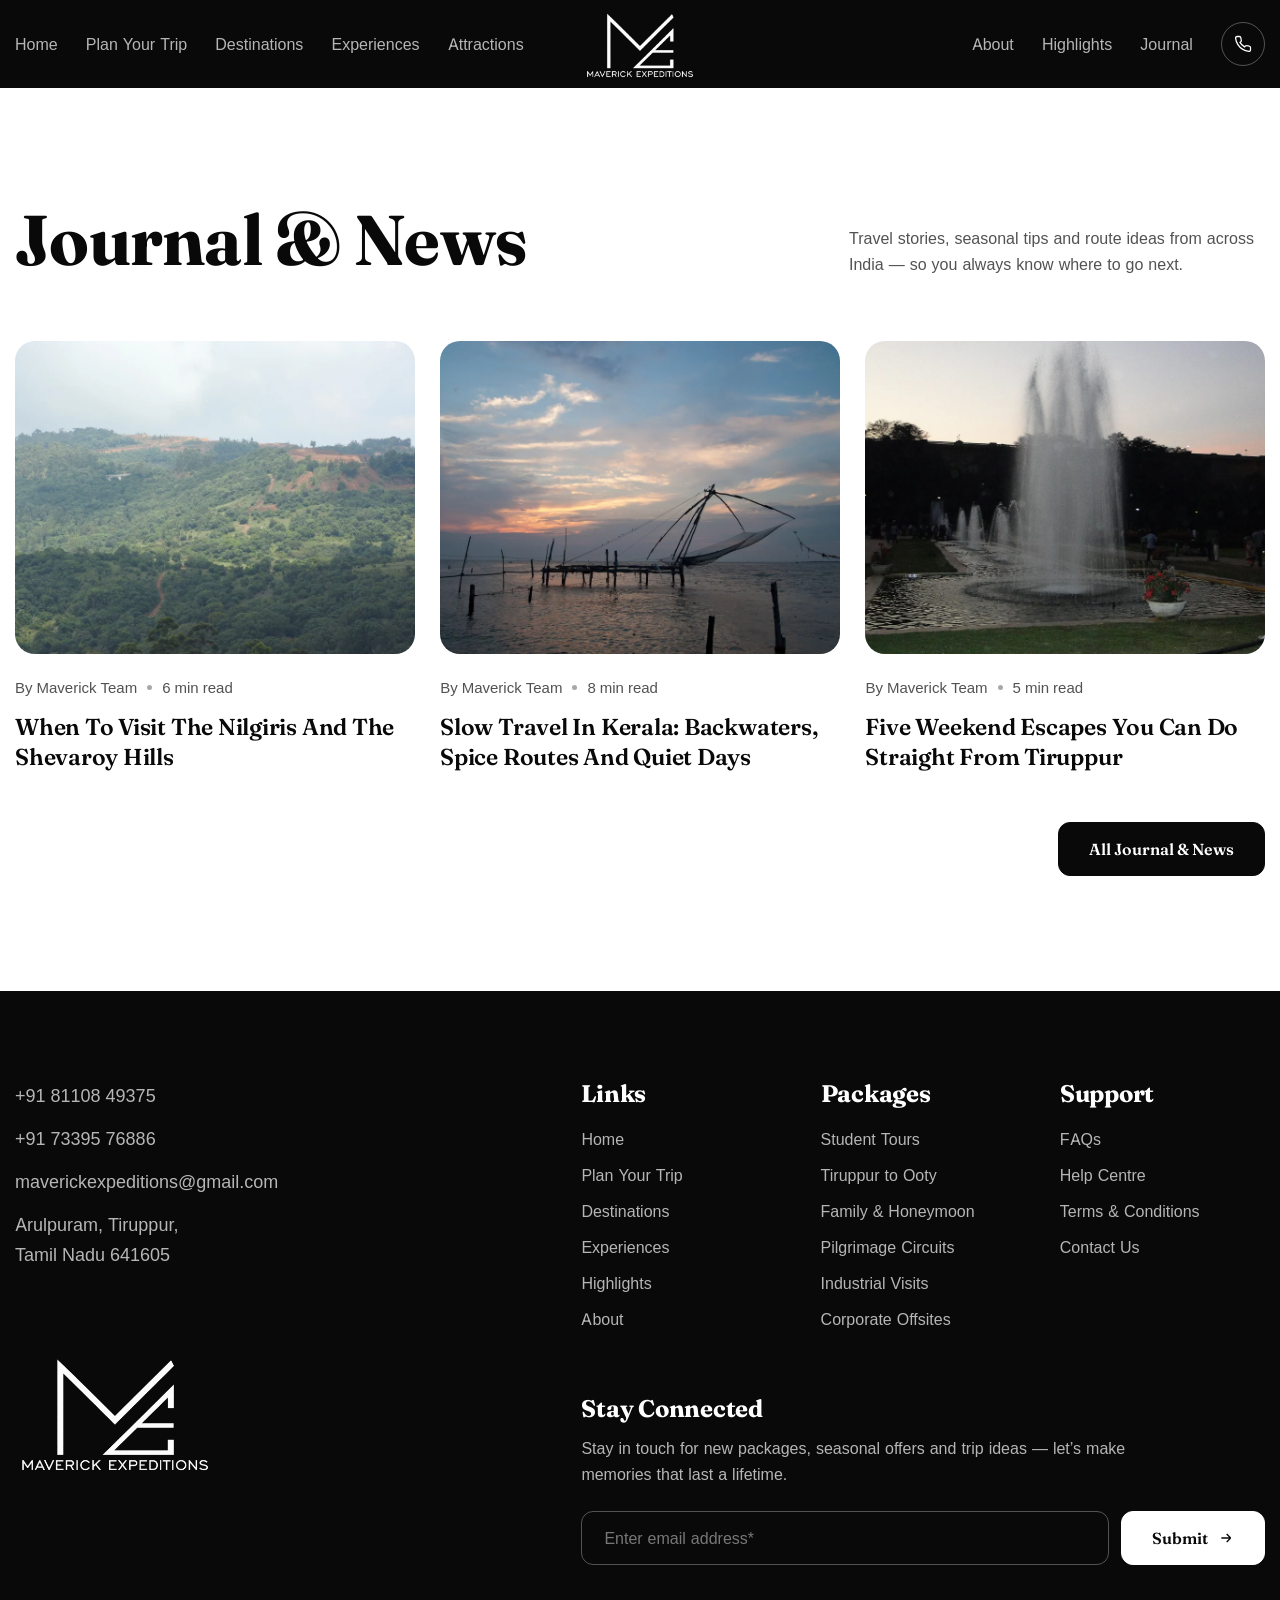
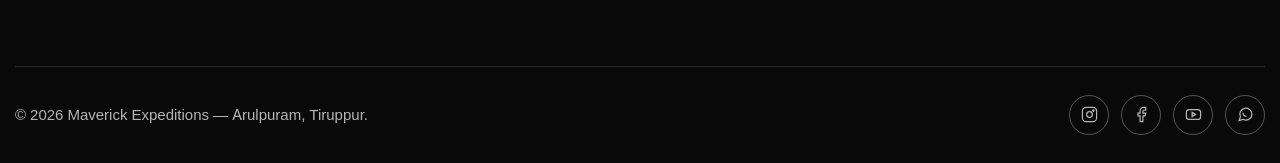
<file: journal.html>
<!DOCTYPE html>
<html lang="en">
<head>
<meta charset="utf-8">
<meta name="viewport" content="width=device-width, initial-scale=1">
<meta http-equiv="Content-Security-Policy" content="default-src 'self'; script-src 'self' 'sha256-i+p4pb1nXbZQUrOAMKER9tUNytTygot4J76gJ5U+rzY=' https://www.googletagmanager.com; style-src 'self' 'unsafe-inline'; img-src 'self' data: https://*.google-analytics.com https://*.googletagmanager.com; font-src 'self'; connect-src 'self' https://docs.google.com https://*.google-analytics.com https://*.analytics.google.com https://*.googletagmanager.com; form-action 'self' https://docs.google.com; base-uri 'none'; object-src 'none'; frame-src 'none'; manifest-src 'self'; upgrade-insecure-requests">
<meta name="referrer" content="strict-origin-when-cross-origin">
<meta name="format-detection" content="telephone=no">
<title>Travel Journal &amp; News | Maverick Expeditions</title>
<meta name="description" content="Travel ideas and seasonal tips from Maverick Expeditions — when to visit the Nilgiris, slow travel in Kerala and weekend escapes from Tiruppur.">
<meta name="keywords" content="South India travel blog, best time to visit Nilgiris, Kerala slow travel, weekend getaways from Tiruppur, travel tips Tamil Nadu">
<meta name="robots" content="index, follow, max-image-preview:large, max-snippet:-1">
<meta name="author" content="Maverick Expeditions">
<meta name="theme-color" content="#090909">
<link rel="canonical" href="https://maverickexpeditions.in/journal.html">

<meta property="og:type" content="website">
<meta property="og:locale" content="en_IN">
<meta property="og:url" content="https://maverickexpeditions.in/journal.html">
<meta property="og:site_name" content="Maverick Expeditions">
<meta property="og:title" content="Travel Journal &amp; News | Maverick Expeditions">
<meta property="og:description" content="Travel ideas and seasonal tips from Maverick Expeditions — when to visit the Nilgiris, slow travel in Kerala and weekend escapes from Tiruppur.">
<meta property="og:image" content="https://maverickexpeditions.in/assets/img/hero-munnar.webp">
<meta name="twitter:card" content="summary_large_image">
<meta name="twitter:title" content="Travel Journal &amp; News | Maverick Expeditions">
<meta name="twitter:description" content="Travel ideas and seasonal tips from Maverick Expeditions — when to visit the Nilgiris, slow travel in Kerala and weekend escapes from Tiruppur.">
<meta name="twitter:image" content="https://maverickexpeditions.in/assets/img/hero-munnar.webp">

<link rel="icon" href="/favicon.ico" sizes="48x48">
<link rel="icon" href="assets/img/icon-192.png" type="image/png" sizes="192x192">
<link rel="apple-touch-icon" href="assets/img/apple-touch-icon.png">
<link rel="preload" href="assets/fonts/Fraunces-Variable.woff2" as="font" type="font/woff2" crossorigin>
<link rel="preload" href="assets/fonts/Inter.woff2" as="font" type="font/woff2" crossorigin>
<script>document.documentElement.classList.add("js");if(window.top!==window.self){try{window.top.location=window.self.location}catch(e){document.documentElement.style.display="none"}}</script>
<link rel="stylesheet" href="assets/css/style.css">
<script type="application/ld+json">
{
  "@context": "https://schema.org",
  "@type": "BreadcrumbList",
  "itemListElement": [
    {
      "@type": "ListItem",
      "position": 1,
      "name": "Home",
      "item": "https://maverickexpeditions.in/"
    },
    {
      "@type": "ListItem",
      "position": 2,
      "name": "Journal",
      "item": "https://maverickexpeditions.in/journal.html"
    }
  ]
}
</script>
</head>
<body>

<div class="preloader" data-preloader>
  <div class="preloader__circle">
    <div class="preloader__mask"><div class="preloader__line"></div></div>
  </div>
  <div class="preloader__logo"><img src="assets/img/favicon.png" width="180" height="180" alt=""></div>
</div>

<a class="skip-link" href="#main">Skip to content</a>

<!-- ============================================================ header -->
<header class="header">
  <div class="container header__inner">

    <nav class="header__nav" aria-label="Primary">
      <a class="nav-link" href="index.html">Home</a>
      <a class="nav-link" href="plan-your-trip.html#plan-trip">Plan Your Trip</a>
      <a class="nav-link" href="destinations.html#destinations">Destinations</a>
      <a class="nav-link" href="index.html#services">Experiences</a>
      <a class="nav-link" href="destinations.html#attractions">Attractions</a>
    </nav>

    <a class="header__logo" href="index.html" aria-label="Maverick Expeditions — home">
      <img src="assets/img/logo.png" width="342" height="120" alt="Maverick Expeditions">
    </a>

    <div class="header__end">
      <nav class="header__nav header__nav--end" aria-label="Secondary">
        <a class="nav-link" href="about.html#about">About</a>
        <a class="nav-link" href="destinations.html#highlights">Highlights</a>
        <a class="nav-link" href="#journal">Journal</a>
      </nav>

      <a class="header__globe" href="tel:+918110849375" aria-label="Call +91 81108 49375">
        <svg width="18" height="18" viewBox="0 0 24 24" fill="none" stroke="currentColor" stroke-width="1.7" aria-hidden="true">
          <path d="M22 16.9v3a2 2 0 0 1-2.2 2 19.8 19.8 0 0 1-8.6-3.1 19.5 19.5 0 0 1-6-6A19.8 19.8 0 0 1 2.1 4.2 2 2 0 0 1 4.1 2h3a2 2 0 0 1 2 1.7c.1 1 .3 1.9.6 2.8a2 2 0 0 1-.4 2.1L8 9.9a16 16 0 0 0 6 6l1.3-1.3a2 2 0 0 1 2.1-.4c.9.3 1.8.5 2.8.6a2 2 0 0 1 1.8 2z"/>
        </svg>
      </a>

      <button class="header__menu-toggle" type="button" data-drawer-open aria-expanded="false" aria-controls="drawer">
        <span class="visually-hidden">Open menu</span>
        <svg width="18" height="12" viewBox="0 0 18 12" fill="none" stroke="currentColor" stroke-width="1.8" aria-hidden="true">
          <path d="M0 1h18M0 6h18M0 11h18"/>
        </svg>
      </button>
    </div>

  </div>
</header>

<div class="backdrop" data-backdrop></div>

<aside class="drawer" id="drawer" data-drawer data-native-scroll aria-label="Menu">
  <button class="drawer__close" type="button" data-drawer-close aria-label="Close menu">&times;</button>
  <nav class="drawer__list">
    <a href="index.html" data-drawer-close>Home</a>
    <a href="plan-your-trip.html#plan-trip" data-drawer-close>Plan Your Trip</a>
    <a href="destinations.html#destinations" data-drawer-close>Destinations</a>
    <a href="index.html#services" data-drawer-close>Experiences</a>
    <a href="destinations.html#attractions" data-drawer-close>Attractions</a>
    <a href="index.html#why" data-drawer-close>Why Maverick</a>
    <a href="about.html#about" data-drawer-close>About</a>
    <a href="destinations.html#highlights" data-drawer-close>Highlights</a>
    <a href="#journal" data-drawer-close>Journal</a>
    <a href="#contact" data-drawer-close>Contact</a>
  </nav>
  <div class="drawer__meta">
    <a href="tel:+918110849375">+91 81108 49375</a>
    <a href="tel:+917339576886">+91 73395 76886</a>
    <a href="mailto:maverickexpeditions@gmail.com">maverickexpeditions@gmail.com</a>
    <span>Arulpuram, Tiruppur, Tamil Nadu 641605</span>
  </div>
</aside>

<main id="main">

<!-- =========================================================== journal -->
<section class="section" id="journal">
  <div class="container">

    <div class="section-head section-head--split wow fadeInUp">
      <h2 class="section-title">Journal &amp; News</h2>
      <p class="section-lead">
        Travel stories, seasonal tips and route ideas from across India — so you
        always know where to go next.
      </p>
    </div>

    <div class="card-grid" style="margin-top:0">

      <article class="post-card wow fadeInUp" style="--delay:.05s">
        <div class="post-card__media hover-image">
          <img src="assets/img/blog-nilgiris.webp" width="854" height="668" alt="Green hills rolling away at Yercaud" loading="lazy">
        </div>
        <p class="post-card__meta"><span>By Maverick Team</span><i></i><span>6 min read</span></p>
        <h3 class="post-card__title"><a class="title-hover-line" href="#journal">When To Visit The Nilgiris And The Shevaroy Hills</a></h3>
      </article>

      <article class="post-card wow fadeInUp" style="--delay:.12s">
        <div class="post-card__media hover-image">
          <img src="assets/img/blog-kerala.webp" width="854" height="668" alt="Chinese fishing nets at sunset in Kochi" loading="lazy">
        </div>
        <p class="post-card__meta"><span>By Maverick Team</span><i></i><span>8 min read</span></p>
        <h3 class="post-card__title"><a class="title-hover-line" href="#journal">Slow Travel In Kerala: Backwaters, Spice Routes And Quiet Days</a></h3>
      </article>

      <article class="post-card wow fadeInUp" style="--delay:.19s">
        <div class="post-card__media hover-image">
          <img src="assets/img/blog-weekend.webp" width="854" height="668" alt="The musical fountain at Brindavan Gardens, Mysore" loading="lazy">
        </div>
        <p class="post-card__meta"><span>By Maverick Team</span><i></i><span>5 min read</span></p>
        <h3 class="post-card__title"><a class="title-hover-line" href="#journal">Five Weekend Escapes You Can Do Straight From Tiruppur</a></h3>
      </article>

    </div>

    <div class="journal__foot">
      <span></span>
      <a class="btn btn--dark btn-parallax" href="#journal"><span class="btn__label"><span data-text="All Journal & News">All Journal &amp; News</span></span></a>
    </div>

  </div>
</section>

</main>

<!-- ============================================================ footer -->
<footer class="footer" id="contact">
  <div class="container">

    <div class="footer__top">

      <div>
        <ul class="footer__contact">
          <li><a href="tel:+918110849375">+91 81108 49375</a></li>
          <li><a href="tel:+917339576886">+91 73395 76886</a></li>
          <li><a href="mailto:maverickexpeditions@gmail.com">maverickexpeditions@gmail.com</a></li>
          <li><address style="font-style:normal;font-size:1.125rem">Arulpuram, Tiruppur,<br>Tamil Nadu 641605</address></li>
        </ul>

        <div class="footer__brand">
          <img src="assets/img/logo.png" width="342" height="120" alt="Maverick Expeditions">
        </div>
      </div>

      <div>
        <div class="footer__cols">
          <div class="footer__col">
            <h3>Links</h3>
            <ul>
              <li><a href="index.html">Home</a></li>
              <li><a href="plan-your-trip.html#plan-trip">Plan Your Trip</a></li>
              <li><a href="destinations.html#destinations">Destinations</a></li>
              <li><a href="index.html#services">Experiences</a></li>
              <li><a href="destinations.html#highlights">Highlights</a></li>
              <li><a href="about.html#about">About</a></li>
            </ul>
          </div>
          <div class="footer__col">
            <h3>Packages</h3>
            <ul>
              <li><a href="school-college-tour-packages-tiruppur.html">Student Tours</a></li>
              <li><a href="tiruppur-to-ooty-tour-package.html">Tiruppur to Ooty</a></li>
              <li><a href="index.html#services">Family &amp; Honeymoon</a></li>
              <li><a href="index.html#services">Pilgrimage Circuits</a></li>
              <li><a href="index.html#services">Industrial Visits</a></li>
              <li><a href="index.html#services">Corporate Offsites</a></li>
            </ul>
          </div>
          <div class="footer__col">
            <h3>Support</h3>
            <ul>
              <li><a href="faq.html#faq">FAQs</a></li>
              <li><a href="#contact">Help Centre</a></li>
              <li><a href="#contact">Terms &amp; Conditions</a></li>
              <li><a href="#contact">Contact Us</a></li>
            </ul>
          </div>
        </div>

        <div class="newsletter">
          <h3>Stay Connected</h3>
          <p>
            Stay in touch for new packages, seasonal offers and trip ideas — let’s
            make memories that last a lifetime.
          </p>
          <form class="newsletter__form" data-newsletter novalidate>
            <label class="visually-hidden" for="email">Email address</label>
            <input id="email" name="email" type="email" maxlength="120" autocomplete="email" placeholder="Enter email address*" required>
            <button class="btn btn--light" type="submit">
              Submit
              <svg width="16" height="16" viewBox="0 0 24 24" fill="none" stroke="currentColor" stroke-width="2" aria-hidden="true"><path d="M5 12h14m0 0-6-6m6 6-6 6"/></svg>
            </button>
          </form>
          <p class="newsletter__note" data-newsletter-note role="status"></p>
        </div>
      </div>

    </div>

    <div class="footer__bar">
      <p style="margin:0">© <span data-year>2026</span> Maverick Expeditions — Arulpuram, Tiruppur.</p>
      <div class="footer__social">
        <a href="#contact" aria-label="Instagram">
          <svg width="17" height="17" viewBox="0 0 24 24" fill="none" stroke="currentColor" stroke-width="1.7" aria-hidden="true"><rect x="2" y="2" width="20" height="20" rx="5"/><circle cx="12" cy="12" r="4"/><circle cx="17.5" cy="6.5" r="1"/></svg>
        </a>
        <a href="#contact" aria-label="Facebook">
          <svg width="17" height="17" viewBox="0 0 24 24" fill="none" stroke="currentColor" stroke-width="1.7" aria-hidden="true"><path d="M18 2h-3a5 5 0 0 0-5 5v3H7v4h3v8h4v-8h3l1-4h-4V7a1 1 0 0 1 1-1h3z"/></svg>
        </a>
        <a href="#contact" aria-label="YouTube">
          <svg width="17" height="17" viewBox="0 0 24 24" fill="none" stroke="currentColor" stroke-width="1.7" aria-hidden="true"><rect x="2" y="5" width="20" height="14" rx="4"/><path d="m10 9 5 3-5 3z"/></svg>
        </a>
        <a href="https://wa.me/918110849375" aria-label="WhatsApp">
          <svg width="17" height="17" viewBox="0 0 24 24" fill="none" stroke="currentColor" stroke-width="1.7" aria-hidden="true"><path d="M21 11.5a8.4 8.4 0 0 1-12.6 7.3L3 20.5l1.8-5.3A8.5 8.5 0 1 1 21 11.5z"/><path d="M8.5 9.5c0 3 2 5 5 5"/></svg>
        </a>
      </div>
    </div>

  </div>
</footer>

<button class="to-top" type="button" data-to-top aria-label="Back to top">
  <svg width="16" height="16" viewBox="0 0 24 24" fill="none" stroke="currentColor" stroke-width="2" aria-hidden="true"><path d="M12 19V5m0 0-6 6m6-6 6 6"/></svg>
</button>

<script src="assets/js/analytics.js" defer></script>
<script src="assets/js/main.js" defer></script>
</body>
</html>
</file>
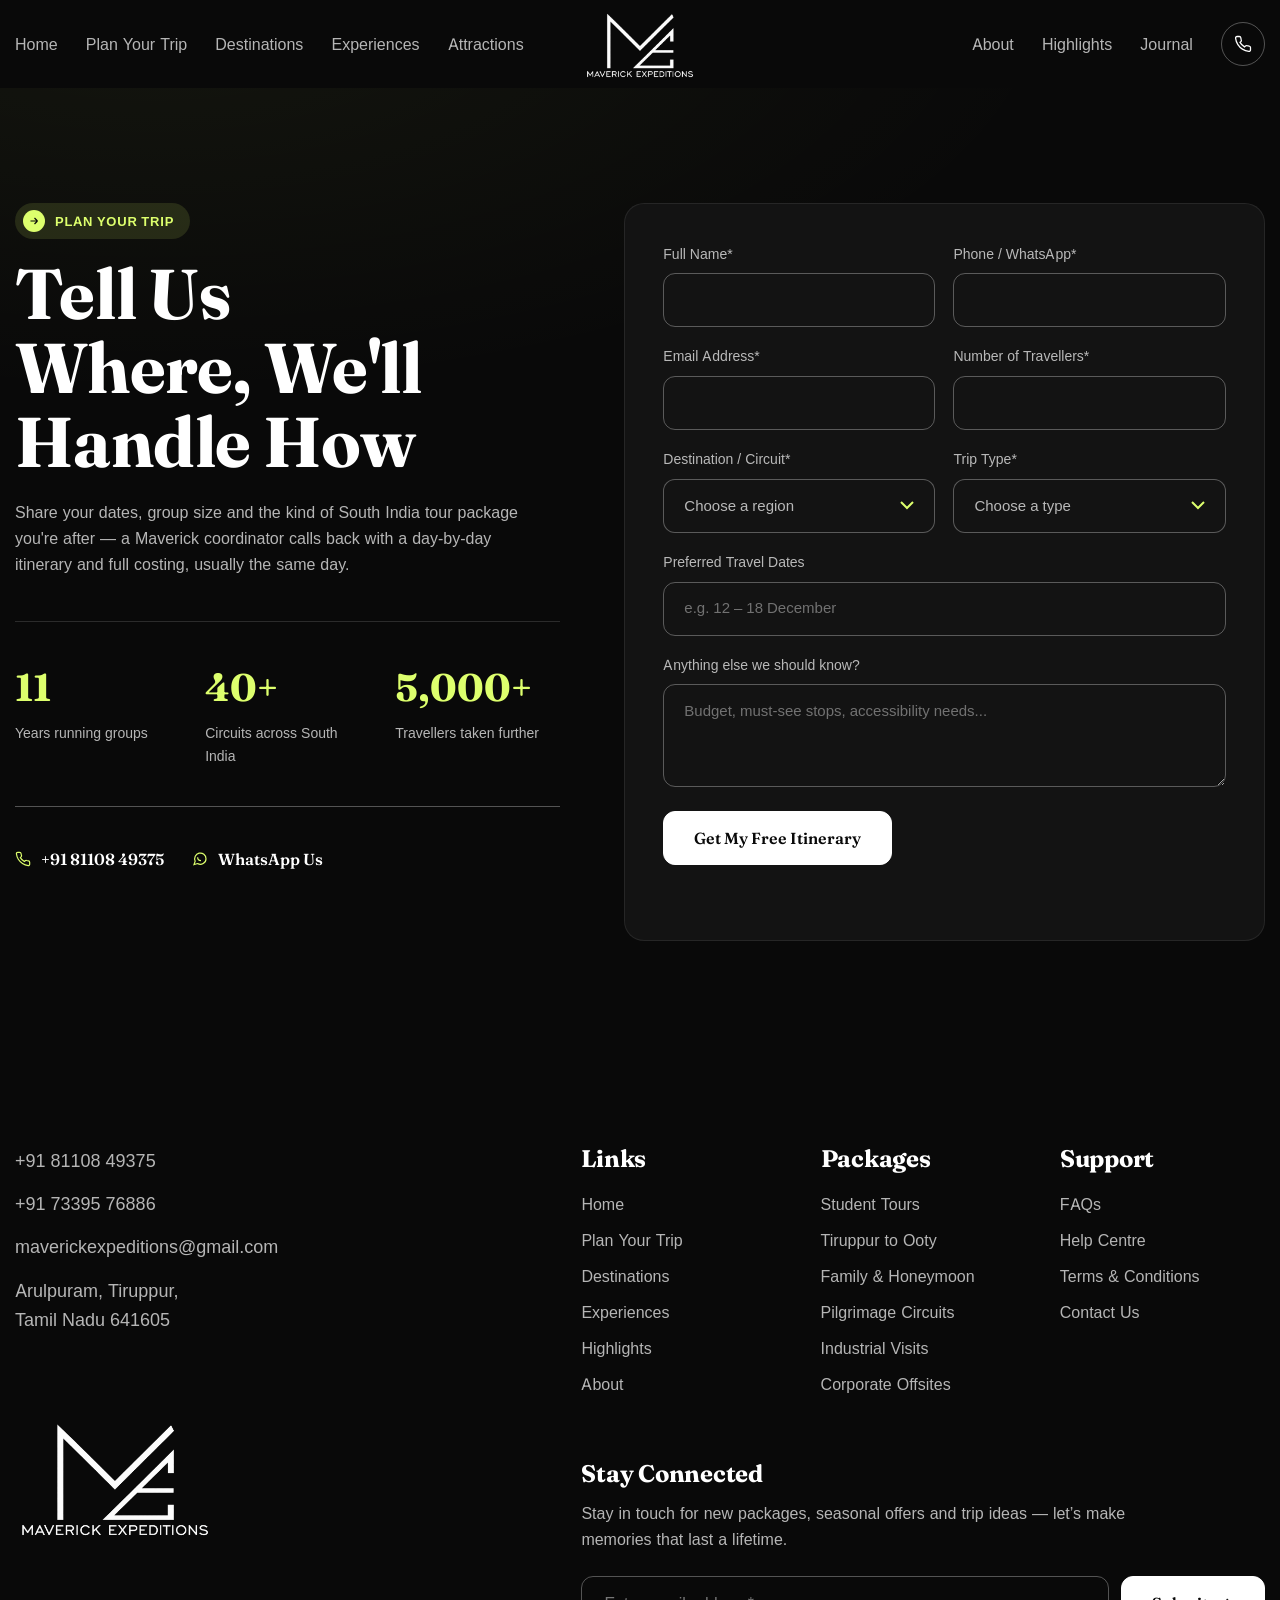
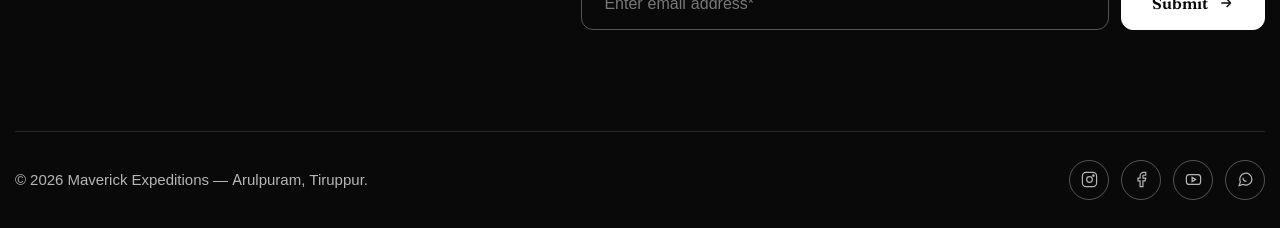
<file: plan-your-trip.html>
<!DOCTYPE html>
<html lang="en">
<head>
<meta charset="utf-8">
<meta name="viewport" content="width=device-width, initial-scale=1">
<meta http-equiv="Content-Security-Policy" content="default-src 'self'; script-src 'self' 'sha256-i+p4pb1nXbZQUrOAMKER9tUNytTygot4J76gJ5U+rzY=' https://www.googletagmanager.com; style-src 'self' 'unsafe-inline'; img-src 'self' data: https://*.google-analytics.com https://*.googletagmanager.com; font-src 'self'; connect-src 'self' https://docs.google.com https://*.google-analytics.com https://*.analytics.google.com https://*.googletagmanager.com; form-action 'self' https://docs.google.com; base-uri 'none'; object-src 'none'; frame-src 'none'; manifest-src 'self'; upgrade-insecure-requests">
<meta name="referrer" content="strict-origin-when-cross-origin">
<meta name="format-detection" content="telephone=no">
<title>Plan Your Trip | Free Itinerary &amp; Quote | Maverick Expeditions</title>
<meta name="description" content="Tell Maverick Expeditions where and when you want to travel and get a free custom itinerary and quote for student, family, honeymoon, pilgrimage or corporate tours across South India.">
<meta name="keywords" content="tour packages from Tiruppur, tour packages from Coimbatore, school tour booking, college tour booking, corporate tour enquiry, plan my trip, free tour itinerary, custom tour quote, book South India tour, honeymoon package enquiry, group tour booking Tiruppur">
<meta name="robots" content="index, follow, max-image-preview:large, max-snippet:-1">
<meta name="author" content="Maverick Expeditions">
<meta name="theme-color" content="#090909">
<link rel="canonical" href="https://maverickexpeditions.in/plan-your-trip.html">

<meta property="og:type" content="website">
<meta property="og:locale" content="en_IN">
<meta property="og:url" content="https://maverickexpeditions.in/plan-your-trip.html">
<meta property="og:site_name" content="Maverick Expeditions">
<meta property="og:title" content="Plan Your Trip | Free Itinerary &amp; Quote | Maverick Expeditions">
<meta property="og:description" content="Tell Maverick Expeditions where and when you want to travel and get a free custom itinerary and quote for student, family, honeymoon, pilgrimage or corporate tours across South India.">
<meta property="og:image" content="https://maverickexpeditions.in/assets/img/hero-munnar.webp">
<meta name="twitter:card" content="summary_large_image">
<meta name="twitter:title" content="Plan Your Trip | Free Itinerary &amp; Quote | Maverick Expeditions">
<meta name="twitter:description" content="Tell Maverick Expeditions where and when you want to travel and get a free custom itinerary and quote for student, family, honeymoon, pilgrimage or corporate tours across South India.">
<meta name="twitter:image" content="https://maverickexpeditions.in/assets/img/hero-munnar.webp">

<link rel="icon" href="/favicon.ico" sizes="48x48">
<link rel="icon" href="assets/img/icon-192.png" type="image/png" sizes="192x192">
<link rel="apple-touch-icon" href="assets/img/apple-touch-icon.png">
<link rel="preload" href="assets/fonts/Fraunces-Variable.woff2" as="font" type="font/woff2" crossorigin>
<link rel="preload" href="assets/fonts/Inter.woff2" as="font" type="font/woff2" crossorigin>
<script>document.documentElement.classList.add("js");if(window.top!==window.self){try{window.top.location=window.self.location}catch(e){document.documentElement.style.display="none"}}</script>
<link rel="stylesheet" href="assets/css/style.css">
<script type="application/ld+json">
{
  "@context": "https://schema.org",
  "@type": "BreadcrumbList",
  "itemListElement": [
    {
      "@type": "ListItem",
      "position": 1,
      "name": "Home",
      "item": "https://maverickexpeditions.in/"
    },
    {
      "@type": "ListItem",
      "position": 2,
      "name": "Plan Your Trip",
      "item": "https://maverickexpeditions.in/plan-your-trip.html"
    }
  ]
}
</script>
</head>
<body>

<div class="preloader" data-preloader>
  <div class="preloader__circle">
    <div class="preloader__mask"><div class="preloader__line"></div></div>
  </div>
  <div class="preloader__logo"><img src="assets/img/favicon.png" width="180" height="180" alt=""></div>
</div>

<a class="skip-link" href="#main">Skip to content</a>

<!-- ============================================================ header -->
<header class="header">
  <div class="container header__inner">

    <nav class="header__nav" aria-label="Primary">
      <a class="nav-link" href="index.html">Home</a>
      <a class="nav-link" href="#plan-trip">Plan Your Trip</a>
      <a class="nav-link" href="destinations.html#destinations">Destinations</a>
      <a class="nav-link" href="index.html#services">Experiences</a>
      <a class="nav-link" href="destinations.html#attractions">Attractions</a>
    </nav>

    <a class="header__logo" href="index.html" aria-label="Maverick Expeditions — home">
      <img src="assets/img/logo.png" width="342" height="120" alt="Maverick Expeditions">
    </a>

    <div class="header__end">
      <nav class="header__nav header__nav--end" aria-label="Secondary">
        <a class="nav-link" href="about.html#about">About</a>
        <a class="nav-link" href="destinations.html#highlights">Highlights</a>
        <a class="nav-link" href="journal.html#journal">Journal</a>
      </nav>

      <a class="header__globe" href="tel:+918110849375" aria-label="Call +91 81108 49375">
        <svg width="18" height="18" viewBox="0 0 24 24" fill="none" stroke="currentColor" stroke-width="1.7" aria-hidden="true">
          <path d="M22 16.9v3a2 2 0 0 1-2.2 2 19.8 19.8 0 0 1-8.6-3.1 19.5 19.5 0 0 1-6-6A19.8 19.8 0 0 1 2.1 4.2 2 2 0 0 1 4.1 2h3a2 2 0 0 1 2 1.7c.1 1 .3 1.9.6 2.8a2 2 0 0 1-.4 2.1L8 9.9a16 16 0 0 0 6 6l1.3-1.3a2 2 0 0 1 2.1-.4c.9.3 1.8.5 2.8.6a2 2 0 0 1 1.8 2z"/>
        </svg>
      </a>

      <button class="header__menu-toggle" type="button" data-drawer-open aria-expanded="false" aria-controls="drawer">
        <span class="visually-hidden">Open menu</span>
        <svg width="18" height="12" viewBox="0 0 18 12" fill="none" stroke="currentColor" stroke-width="1.8" aria-hidden="true">
          <path d="M0 1h18M0 6h18M0 11h18"/>
        </svg>
      </button>
    </div>

  </div>
</header>

<div class="backdrop" data-backdrop></div>

<aside class="drawer" id="drawer" data-drawer data-native-scroll aria-label="Menu">
  <button class="drawer__close" type="button" data-drawer-close aria-label="Close menu">&times;</button>
  <nav class="drawer__list">
    <a href="index.html" data-drawer-close>Home</a>
    <a href="#plan-trip" data-drawer-close>Plan Your Trip</a>
    <a href="destinations.html#destinations" data-drawer-close>Destinations</a>
    <a href="index.html#services" data-drawer-close>Experiences</a>
    <a href="destinations.html#attractions" data-drawer-close>Attractions</a>
    <a href="index.html#why" data-drawer-close>Why Maverick</a>
    <a href="about.html#about" data-drawer-close>About</a>
    <a href="destinations.html#highlights" data-drawer-close>Highlights</a>
    <a href="journal.html#journal" data-drawer-close>Journal</a>
    <a href="#contact" data-drawer-close>Contact</a>
  </nav>
  <div class="drawer__meta">
    <a href="tel:+918110849375">+91 81108 49375</a>
    <a href="tel:+917339576886">+91 73395 76886</a>
    <a href="mailto:maverickexpeditions@gmail.com">maverickexpeditions@gmail.com</a>
    <span>Arulpuram, Tiruppur, Tamil Nadu 641605</span>
  </div>
</aside>

<main id="main">

<!-- ====================================================== plan-your-trip -->
<!-- Trip enquiry form. Submits straight into a Google Form (and its linked
     Sheet) via assets/js/main.js → initTripForm(). See the
     TRIP_FORM_ENDPOINT / TRIP_FORM_FIELDS block near the top of that
     function for the one-time setup this needs before it goes live. -->
<section class="section section--dark plan-trip" id="plan-trip">
  <div class="container plan-trip__grid">

    <div class="wow fadeInUp">
      <span class="liftoff__eyebrow">
        <span aria-hidden="true">
          <svg width="12" height="12" viewBox="0 0 24 24" fill="none" stroke="currentColor" stroke-width="2.4"><path d="M5 12h14m0 0-6-6m6 6-6 6"/></svg>
        </span>
        Plan Your Trip
      </span>
      <h2 class="section-title">Tell Us Where, We'll Handle How</h2>
      <p class="section-lead" style="margin-top:20px">
        Share your dates, group size and the kind of South India tour package
        you're after — a Maverick coordinator calls back with a day-by-day
        itinerary and full costing, usually the same day.
      </p>

      <div class="liftoff__stats">
        <div class="liftoff__stat">
          <b>11</b>
          <span>Years running groups</span>
        </div>
        <div class="liftoff__stat">
          <b>40+</b>
          <span>Circuits across South India</span>
        </div>
        <div class="liftoff__stat">
          <b>5,000+</b>
          <span>Travellers taken further</span>
        </div>
      </div>

      <ul class="plan-trip__contact">
        <li>
          <a href="tel:+918110849375">
            <svg width="16" height="16" viewBox="0 0 24 24" fill="none" stroke="currentColor" stroke-width="1.8" aria-hidden="true"><path d="M22 16.9v3a2 2 0 0 1-2.2 2 19.8 19.8 0 0 1-8.6-3.1 19.5 19.5 0 0 1-6-6A19.8 19.8 0 0 1 2.1 4.2 2 2 0 0 1 4.1 2h3a2 2 0 0 1 2 1.7c.1 1 .3 1.9.6 2.8a2 2 0 0 1-.4 2.1L8 9.9a16 16 0 0 0 6 6l1.3-1.3a2 2 0 0 1 2.1-.4c.9.3 1.8.5 2.8.6a2 2 0 0 1 1.8 2z"/></svg>
            +91 81108 49375
          </a>
        </li>
        <li>
          <a href="https://wa.me/918110849375">
            <svg width="16" height="16" viewBox="0 0 24 24" fill="none" stroke="currentColor" stroke-width="1.8" aria-hidden="true"><path d="M21 11.5a8.4 8.4 0 0 1-12.6 7.3L3 20.5l1.8-5.3A8.5 8.5 0 1 1 21 11.5z"/><path d="M8.5 9.5c0 3 2 5 5 5"/></svg>
            WhatsApp Us
          </a>
        </li>
      </ul>
    </div>

    <form class="plan-trip__form wow fadeInUp" style="--delay:.1s" id="tripForm" data-trip-form novalidate>

      <div class="plan-trip__row">
        <div class="field">
          <label for="trip-name">Full Name*</label>
          <input id="trip-name" name="name" type="text" maxlength="100" autocomplete="name" required>
        </div>
        <div class="field">
          <label for="trip-phone">Phone / WhatsApp*</label>
          <input id="trip-phone" name="phone" type="tel" maxlength="20" pattern="[0-9+()\-\s]{7,20}" autocomplete="tel" required>
        </div>
      </div>

      <div class="plan-trip__row">
        <div class="field">
          <label for="trip-email">Email Address*</label>
          <input id="trip-email" name="email" type="email" maxlength="120" autocomplete="email" required>
        </div>
        <div class="field">
          <label for="trip-travellers">Number of Travellers*</label>
          <input id="trip-travellers" name="travellers" type="number" min="1" max="1000" inputmode="numeric" required>
        </div>
      </div>

      <div class="plan-trip__row">
        <div class="field">
          <label for="trip-destination">Destination / Circuit*</label>
          <select id="trip-destination" name="destination" required>
            <option value="" disabled selected>Choose a region</option>
            <option>Tamil Nadu</option>
            <option>Kerala</option>
            <option>Karnataka</option>
            <option>Goa &amp; North India</option>
            <option>Multiple / Not sure yet</option>
          </select>
        </div>
        <div class="field">
          <label for="trip-type">Trip Type*</label>
          <select id="trip-type" name="tripType" required>
            <option value="" disabled selected>Choose a type</option>
            <option>Student Tour</option>
            <option>Family Tour</option>
            <option>Corporate Tour</option>
            <option>Honeymoon Package</option>
            <option>Pilgrimage Tour</option>
            <option>Industrial Visit</option>
            <option>Weekend Trip</option>
            <option>Custom Package</option>
          </select>
        </div>
      </div>

      <div class="field">
        <label for="trip-dates">Preferred Travel Dates</label>
        <input id="trip-dates" name="dates" type="text" maxlength="100" placeholder="e.g. 12 – 18 December">
      </div>

      <div class="field">
        <label for="trip-message">Anything else we should know?</label>
        <textarea id="trip-message" name="message" rows="3" maxlength="1000" placeholder="Budget, must-see stops, accessibility needs..."></textarea>
      </div>

      <div style="position:absolute;left:-9999px;height:0;overflow:hidden" aria-hidden="true">
        <label for="trip-website">Leave this field empty</label>
        <input id="trip-website" name="website" type="text" tabindex="-1" autocomplete="off">
      </div>

      <button class="btn btn--light btn-parallax" type="submit">
        <span class="btn__label"><span data-text="Get My Free Itinerary">Get My Free Itinerary</span></span>
      </button>

      <p class="plan-trip__note" data-trip-form-note role="status" aria-live="polite"></p>
    </form>

  </div>
</section>

</main>

<!-- ============================================================ footer -->
<footer class="footer" id="contact">
  <div class="container">

    <div class="footer__top">

      <div>
        <ul class="footer__contact">
          <li><a href="tel:+918110849375">+91 81108 49375</a></li>
          <li><a href="tel:+917339576886">+91 73395 76886</a></li>
          <li><a href="mailto:maverickexpeditions@gmail.com">maverickexpeditions@gmail.com</a></li>
          <li><address style="font-style:normal;font-size:1.125rem">Arulpuram, Tiruppur,<br>Tamil Nadu 641605</address></li>
        </ul>

        <div class="footer__brand">
          <img src="assets/img/logo.png" width="342" height="120" alt="Maverick Expeditions">
        </div>
      </div>

      <div>
        <div class="footer__cols">
          <div class="footer__col">
            <h3>Links</h3>
            <ul>
              <li><a href="index.html">Home</a></li>
              <li><a href="#plan-trip">Plan Your Trip</a></li>
              <li><a href="destinations.html#destinations">Destinations</a></li>
              <li><a href="index.html#services">Experiences</a></li>
              <li><a href="destinations.html#highlights">Highlights</a></li>
              <li><a href="about.html#about">About</a></li>
            </ul>
          </div>
          <div class="footer__col">
            <h3>Packages</h3>
            <ul>
              <li><a href="school-college-tour-packages-tiruppur.html">Student Tours</a></li>
              <li><a href="tiruppur-to-ooty-tour-package.html">Tiruppur to Ooty</a></li>
              <li><a href="index.html#services">Family &amp; Honeymoon</a></li>
              <li><a href="index.html#services">Pilgrimage Circuits</a></li>
              <li><a href="index.html#services">Industrial Visits</a></li>
              <li><a href="index.html#services">Corporate Offsites</a></li>
            </ul>
          </div>
          <div class="footer__col">
            <h3>Support</h3>
            <ul>
              <li><a href="faq.html#faq">FAQs</a></li>
              <li><a href="#contact">Help Centre</a></li>
              <li><a href="#contact">Terms &amp; Conditions</a></li>
              <li><a href="#contact">Contact Us</a></li>
            </ul>
          </div>
        </div>

        <div class="newsletter">
          <h3>Stay Connected</h3>
          <p>
            Stay in touch for new packages, seasonal offers and trip ideas — let’s
            make memories that last a lifetime.
          </p>
          <form class="newsletter__form" data-newsletter novalidate>
            <label class="visually-hidden" for="email">Email address</label>
            <input id="email" name="email" type="email" maxlength="120" autocomplete="email" placeholder="Enter email address*" required>
            <button class="btn btn--light" type="submit">
              Submit
              <svg width="16" height="16" viewBox="0 0 24 24" fill="none" stroke="currentColor" stroke-width="2" aria-hidden="true"><path d="M5 12h14m0 0-6-6m6 6-6 6"/></svg>
            </button>
          </form>
          <p class="newsletter__note" data-newsletter-note role="status"></p>
        </div>
      </div>

    </div>

    <div class="footer__bar">
      <p style="margin:0">© <span data-year>2026</span> Maverick Expeditions — Arulpuram, Tiruppur.</p>
      <div class="footer__social">
        <a href="#contact" aria-label="Instagram">
          <svg width="17" height="17" viewBox="0 0 24 24" fill="none" stroke="currentColor" stroke-width="1.7" aria-hidden="true"><rect x="2" y="2" width="20" height="20" rx="5"/><circle cx="12" cy="12" r="4"/><circle cx="17.5" cy="6.5" r="1"/></svg>
        </a>
        <a href="#contact" aria-label="Facebook">
          <svg width="17" height="17" viewBox="0 0 24 24" fill="none" stroke="currentColor" stroke-width="1.7" aria-hidden="true"><path d="M18 2h-3a5 5 0 0 0-5 5v3H7v4h3v8h4v-8h3l1-4h-4V7a1 1 0 0 1 1-1h3z"/></svg>
        </a>
        <a href="#contact" aria-label="YouTube">
          <svg width="17" height="17" viewBox="0 0 24 24" fill="none" stroke="currentColor" stroke-width="1.7" aria-hidden="true"><rect x="2" y="5" width="20" height="14" rx="4"/><path d="m10 9 5 3-5 3z"/></svg>
        </a>
        <a href="https://wa.me/918110849375" aria-label="WhatsApp">
          <svg width="17" height="17" viewBox="0 0 24 24" fill="none" stroke="currentColor" stroke-width="1.7" aria-hidden="true"><path d="M21 11.5a8.4 8.4 0 0 1-12.6 7.3L3 20.5l1.8-5.3A8.5 8.5 0 1 1 21 11.5z"/><path d="M8.5 9.5c0 3 2 5 5 5"/></svg>
        </a>
      </div>
    </div>

  </div>
</footer>

<button class="to-top" type="button" data-to-top aria-label="Back to top">
  <svg width="16" height="16" viewBox="0 0 24 24" fill="none" stroke="currentColor" stroke-width="2" aria-hidden="true"><path d="M12 19V5m0 0-6 6m6-6 6 6"/></svg>
</button>

<script src="assets/js/analytics.js" defer></script>
<script src="assets/js/main.js" defer></script>
</body>
</html>
</file>
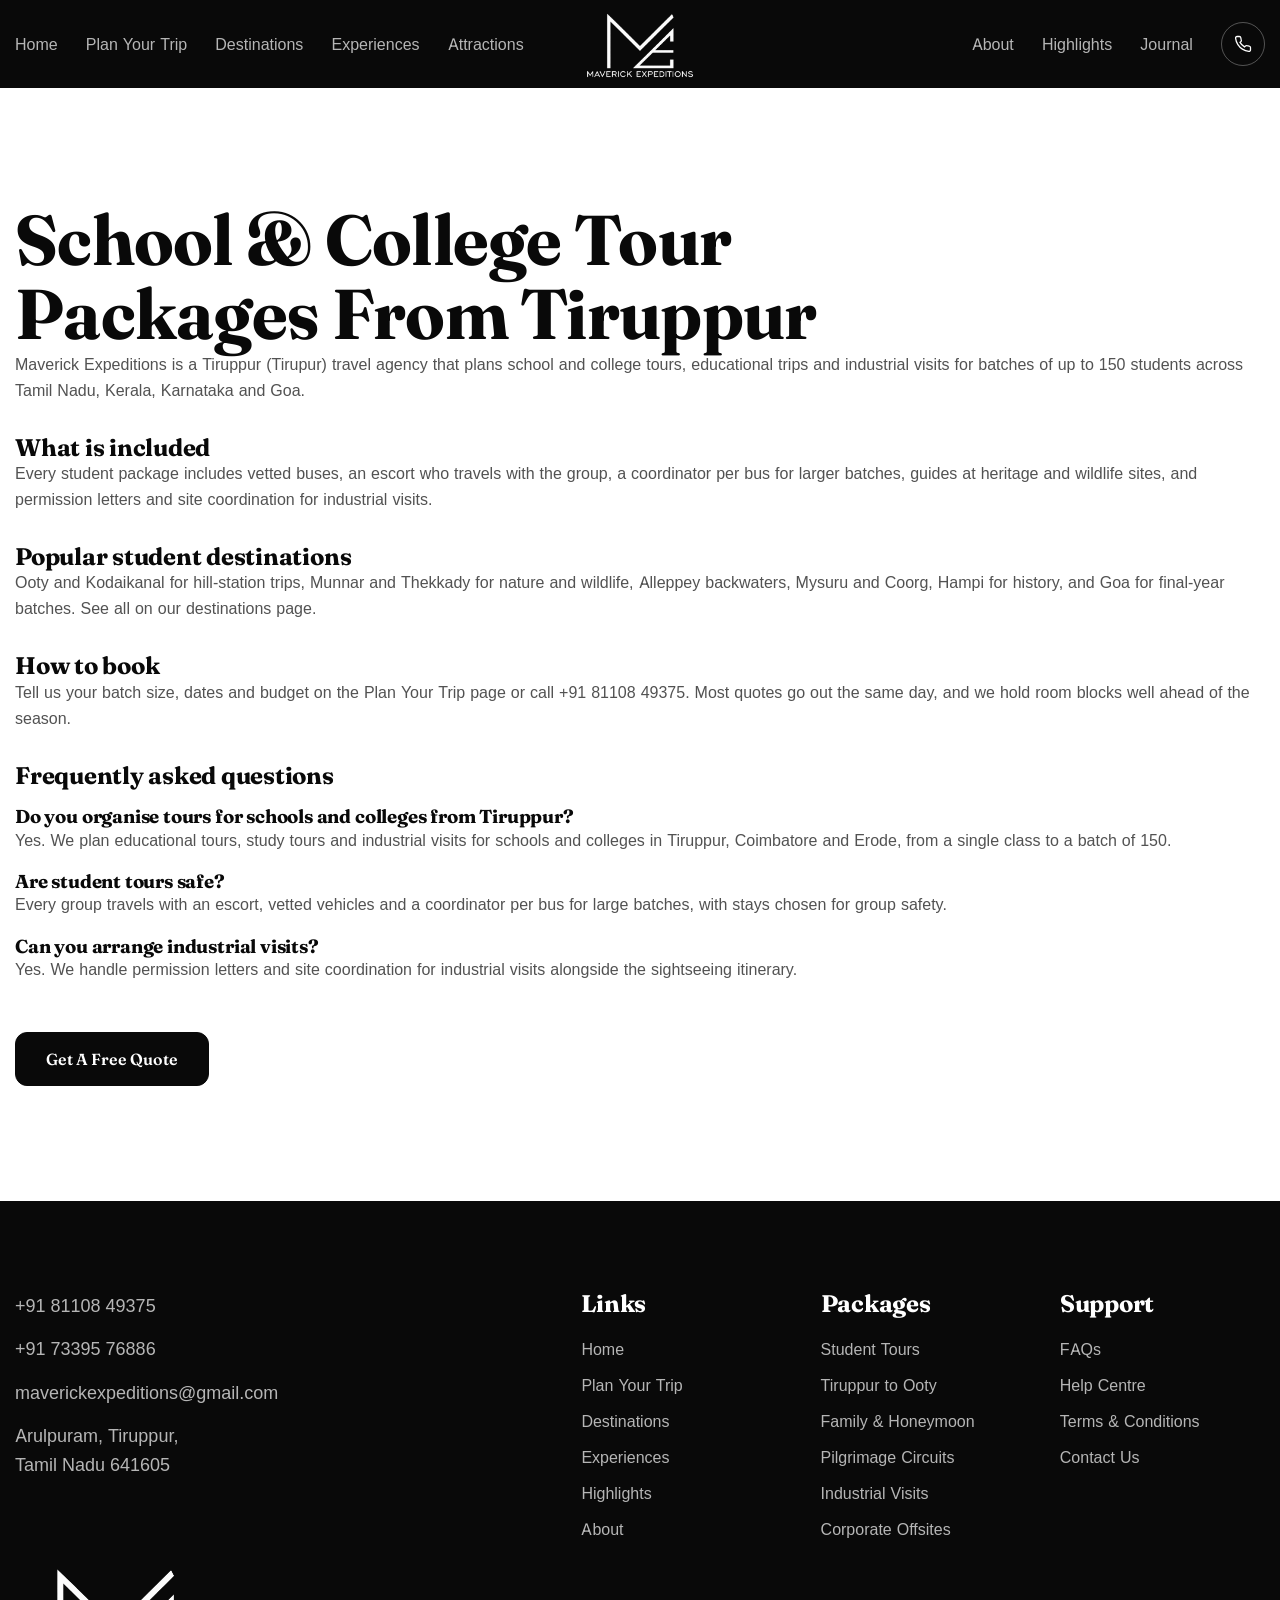
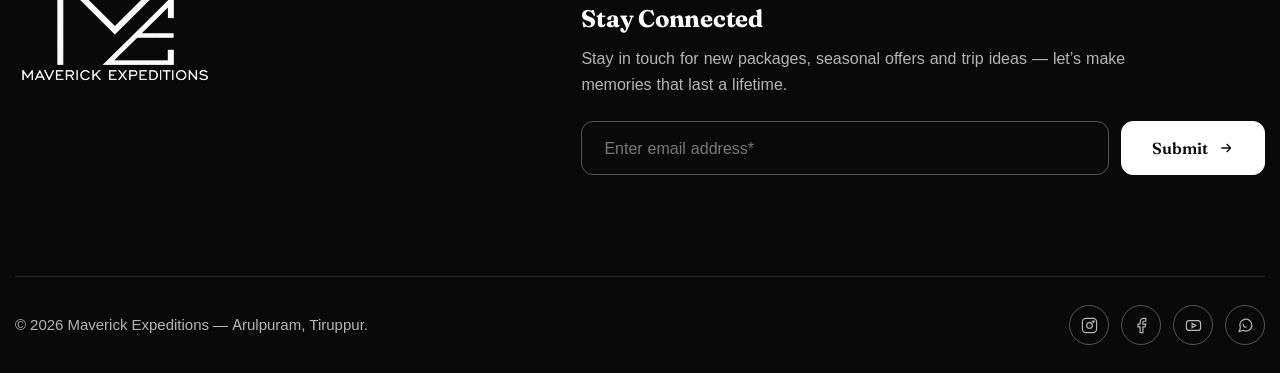
<file: school-college-tour-packages-tiruppur.html>
<!DOCTYPE html>
<html lang="en">
<head>
<meta charset="utf-8">
<meta name="viewport" content="width=device-width, initial-scale=1">
<meta http-equiv="Content-Security-Policy" content="default-src 'self'; script-src 'self' 'sha256-i+p4pb1nXbZQUrOAMKER9tUNytTygot4J76gJ5U+rzY=' https://www.googletagmanager.com; style-src 'self' 'unsafe-inline'; img-src 'self' data: https://*.google-analytics.com https://*.googletagmanager.com; font-src 'self'; connect-src 'self' https://docs.google.com https://*.google-analytics.com https://*.analytics.google.com https://*.googletagmanager.com; form-action 'self' https://docs.google.com; base-uri 'none'; object-src 'none'; frame-src 'none'; manifest-src 'self'; upgrade-insecure-requests">
<meta name="referrer" content="strict-origin-when-cross-origin">
<meta name="format-detection" content="telephone=no">
<title>School &amp; College Tour Packages from Tiruppur | Maverick Expeditions</title>
<meta name="description" content="School and college tour packages from Tiruppur and Coimbatore — safe, teacher-friendly educational tours and industrial visits to Ooty, Munnar, Kodaikanal, Kerala, Goa and Mysuru. Free quote.">
<meta name="keywords" content="school tour packages Tiruppur, college tour packages Tirupur, educational tour operator Tiruppur, student tour packages Tamil Nadu, industrial visit tour Coimbatore, school trip organiser, college batch tour South India">
<meta name="robots" content="index, follow, max-image-preview:large, max-snippet:-1">
<meta name="author" content="Maverick Expeditions">
<meta name="theme-color" content="#090909">
<link rel="canonical" href="https://maverickexpeditions.in/school-college-tour-packages-tiruppur.html">

<meta property="og:type" content="website">
<meta property="og:locale" content="en_IN">
<meta property="og:url" content="https://maverickexpeditions.in/school-college-tour-packages-tiruppur.html">
<meta property="og:site_name" content="Maverick Expeditions">
<meta property="og:title" content="School &amp; College Tour Packages from Tiruppur | Maverick Expeditions">
<meta property="og:description" content="School and college tour packages from Tiruppur and Coimbatore — safe, teacher-friendly educational tours and industrial visits to Ooty, Munnar, Kodaikanal, Kerala, Goa and Mysuru. Free quote.">
<meta property="og:image" content="https://maverickexpeditions.in/assets/img/hero-munnar.webp">
<meta name="twitter:card" content="summary_large_image">
<meta name="twitter:title" content="School &amp; College Tour Packages from Tiruppur | Maverick Expeditions">
<meta name="twitter:description" content="School and college tour packages from Tiruppur and Coimbatore — safe, teacher-friendly educational tours and industrial visits to Ooty, Munnar, Kodaikanal, Kerala, Goa and Mysuru. Free quote.">
<meta name="twitter:image" content="https://maverickexpeditions.in/assets/img/hero-munnar.webp">

<link rel="icon" href="/favicon.ico" sizes="48x48">
<link rel="icon" href="assets/img/icon-192.png" type="image/png" sizes="192x192">
<link rel="apple-touch-icon" href="assets/img/apple-touch-icon.png">
<link rel="preload" href="assets/fonts/Fraunces-Variable.woff2" as="font" type="font/woff2" crossorigin>
<link rel="preload" href="assets/fonts/Inter.woff2" as="font" type="font/woff2" crossorigin>
<script>document.documentElement.classList.add("js");if(window.top!==window.self){try{window.top.location=window.self.location}catch(e){document.documentElement.style.display="none"}}</script>
<link rel="stylesheet" href="assets/css/style.css">
<script type="application/ld+json">
{
  "@context": "https://schema.org",
  "@type": "BreadcrumbList",
  "itemListElement": [
    {
      "@type": "ListItem",
      "position": 1,
      "name": "Home",
      "item": "https://maverickexpeditions.in/"
    },
    {
      "@type": "ListItem",
      "position": 2,
      "name": "School &amp; College Tours",
      "item": "https://maverickexpeditions.in/school-college-tour-packages-tiruppur.html"
    }
  ]
}
</script>
<script type="application/ld+json">
{
  "@context": "https://schema.org",
  "@type": "FAQPage",
  "mainEntity": [
    {
      "@type": "Question",
      "name": "Do you organise tours for schools and colleges from Tiruppur?",
      "acceptedAnswer": {
        "@type": "Answer",
        "text": "Yes. We plan educational tours, study tours and industrial visits for schools and colleges in Tiruppur, Coimbatore and Erode, from a single class to a batch of 150."
      }
    },
    {
      "@type": "Question",
      "name": "Are student tours safe?",
      "acceptedAnswer": {
        "@type": "Answer",
        "text": "Every group travels with an escort, vetted vehicles and a coordinator per bus for large batches, with stays chosen for group safety."
      }
    },
    {
      "@type": "Question",
      "name": "Can you arrange industrial visits?",
      "acceptedAnswer": {
        "@type": "Answer",
        "text": "Yes. We handle permission letters and site coordination for industrial visits alongside the sightseeing itinerary."
      }
    }
  ]
}
</script>
</head>
<body>

<div class="preloader" data-preloader>
  <div class="preloader__circle">
    <div class="preloader__mask"><div class="preloader__line"></div></div>
  </div>
  <div class="preloader__logo"><img src="assets/img/favicon.png" width="180" height="180" alt=""></div>
</div>

<a class="skip-link" href="#main">Skip to content</a>

<!-- ============================================================ header -->
<header class="header">
  <div class="container header__inner">

    <nav class="header__nav" aria-label="Primary">
      <a class="nav-link" href="index.html">Home</a>
      <a class="nav-link" href="plan-your-trip.html#plan-trip">Plan Your Trip</a>
      <a class="nav-link" href="destinations.html#destinations">Destinations</a>
      <a class="nav-link" href="index.html#services">Experiences</a>
      <a class="nav-link" href="destinations.html#attractions">Attractions</a>
    </nav>

    <a class="header__logo" href="index.html" aria-label="Maverick Expeditions — home">
      <img src="assets/img/logo.png" width="342" height="120" alt="Maverick Expeditions">
    </a>

    <div class="header__end">
      <nav class="header__nav header__nav--end" aria-label="Secondary">
        <a class="nav-link" href="about.html#about">About</a>
        <a class="nav-link" href="destinations.html#highlights">Highlights</a>
        <a class="nav-link" href="journal.html#journal">Journal</a>
      </nav>

      <a class="header__globe" href="tel:+918110849375" aria-label="Call +91 81108 49375">
        <svg width="18" height="18" viewBox="0 0 24 24" fill="none" stroke="currentColor" stroke-width="1.7" aria-hidden="true">
          <path d="M22 16.9v3a2 2 0 0 1-2.2 2 19.8 19.8 0 0 1-8.6-3.1 19.5 19.5 0 0 1-6-6A19.8 19.8 0 0 1 2.1 4.2 2 2 0 0 1 4.1 2h3a2 2 0 0 1 2 1.7c.1 1 .3 1.9.6 2.8a2 2 0 0 1-.4 2.1L8 9.9a16 16 0 0 0 6 6l1.3-1.3a2 2 0 0 1 2.1-.4c.9.3 1.8.5 2.8.6a2 2 0 0 1 1.8 2z"/>
        </svg>
      </a>

      <button class="header__menu-toggle" type="button" data-drawer-open aria-expanded="false" aria-controls="drawer">
        <span class="visually-hidden">Open menu</span>
        <svg width="18" height="12" viewBox="0 0 18 12" fill="none" stroke="currentColor" stroke-width="1.8" aria-hidden="true">
          <path d="M0 1h18M0 6h18M0 11h18"/>
        </svg>
      </button>
    </div>

  </div>
</header>

<div class="backdrop" data-backdrop></div>

<aside class="drawer" id="drawer" data-drawer data-native-scroll aria-label="Menu">
  <button class="drawer__close" type="button" data-drawer-close aria-label="Close menu">&times;</button>
  <nav class="drawer__list">
    <a href="index.html" data-drawer-close>Home</a>
    <a href="plan-your-trip.html#plan-trip" data-drawer-close>Plan Your Trip</a>
    <a href="destinations.html#destinations" data-drawer-close>Destinations</a>
    <a href="index.html#services" data-drawer-close>Experiences</a>
    <a href="destinations.html#attractions" data-drawer-close>Attractions</a>
    <a href="index.html#why" data-drawer-close>Why Maverick</a>
    <a href="about.html#about" data-drawer-close>About</a>
    <a href="destinations.html#highlights" data-drawer-close>Highlights</a>
    <a href="journal.html#journal" data-drawer-close>Journal</a>
    <a href="#contact" data-drawer-close>Contact</a>
  </nav>
  <div class="drawer__meta">
    <a href="tel:+918110849375">+91 81108 49375</a>
    <a href="tel:+917339576886">+91 73395 76886</a>
    <a href="mailto:maverickexpeditions@gmail.com">maverickexpeditions@gmail.com</a>
    <span>Arulpuram, Tiruppur, Tamil Nadu 641605</span>
  </div>
</aside>

<main id="main">

<!-- =============================================================== faq -->
<section class="section" id="main-content">
  <div class="container">
    <h1 class="section-title">School &amp; College Tour Packages from Tiruppur</h1>
    <p>Maverick Expeditions is a Tiruppur (Tirupur) travel agency that plans school and college tours, educational trips and industrial visits for batches of up to 150 students across Tamil Nadu, Kerala, Karnataka and Goa.</p>
    <h2 style="margin-top:2rem">What is included</h2>
    <p>Every student package includes vetted buses, an escort who travels with the group, a coordinator per bus for larger batches, guides at heritage and wildlife sites, and permission letters and site coordination for industrial visits.</p>
    <h2 style="margin-top:2rem">Popular student destinations</h2>
    <p>Ooty and Kodaikanal for hill-station trips, Munnar and Thekkady for nature and wildlife, Alleppey backwaters, Mysuru and Coorg, Hampi for history, and Goa for final-year batches. See all on our <a href="destinations.html">destinations page</a>.</p>
    <h2 style="margin-top:2rem">How to book</h2>
    <p>Tell us your batch size, dates and budget on the <a href="plan-your-trip.html#plan-trip">Plan Your Trip</a> page or call +91 81108 49375. Most quotes go out the same day, and we hold room blocks well ahead of the season.</p>
    <h2 style="margin-top:2rem">Frequently asked questions</h2>
    <h3 style="margin-top:1.2rem">Do you organise tours for schools and colleges from Tiruppur?</h3>
    <p>Yes. We plan educational tours, study tours and industrial visits for schools and colleges in Tiruppur, Coimbatore and Erode, from a single class to a batch of 150.</p>
    <h3 style="margin-top:1.2rem">Are student tours safe?</h3>
    <p>Every group travels with an escort, vetted vehicles and a coordinator per bus for large batches, with stays chosen for group safety.</p>
    <h3 style="margin-top:1.2rem">Can you arrange industrial visits?</h3>
    <p>Yes. We handle permission letters and site coordination for industrial visits alongside the sightseeing itinerary.</p>
    <a class="btn btn--dark" href="plan-your-trip.html#plan-trip" style="margin-top:34px">Get a free quote</a>
  </div>
</section>

</main>

<!-- ============================================================ footer -->
<footer class="footer" id="contact">
  <div class="container">

    <div class="footer__top">

      <div>
        <ul class="footer__contact">
          <li><a href="tel:+918110849375">+91 81108 49375</a></li>
          <li><a href="tel:+917339576886">+91 73395 76886</a></li>
          <li><a href="mailto:maverickexpeditions@gmail.com">maverickexpeditions@gmail.com</a></li>
          <li><address style="font-style:normal;font-size:1.125rem">Arulpuram, Tiruppur,<br>Tamil Nadu 641605</address></li>
        </ul>

        <div class="footer__brand">
          <img src="assets/img/logo.png" width="342" height="120" alt="Maverick Expeditions">
        </div>
      </div>

      <div>
        <div class="footer__cols">
          <div class="footer__col">
            <h3>Links</h3>
            <ul>
              <li><a href="index.html">Home</a></li>
              <li><a href="plan-your-trip.html#plan-trip">Plan Your Trip</a></li>
              <li><a href="destinations.html#destinations">Destinations</a></li>
              <li><a href="index.html#services">Experiences</a></li>
              <li><a href="destinations.html#highlights">Highlights</a></li>
              <li><a href="about.html#about">About</a></li>
            </ul>
          </div>
          <div class="footer__col">
            <h3>Packages</h3>
            <ul>
              <li><a href="school-college-tour-packages-tiruppur.html">Student Tours</a></li>
              <li><a href="tiruppur-to-ooty-tour-package.html">Tiruppur to Ooty</a></li>
              <li><a href="index.html#services">Family &amp; Honeymoon</a></li>
              <li><a href="index.html#services">Pilgrimage Circuits</a></li>
              <li><a href="index.html#services">Industrial Visits</a></li>
              <li><a href="index.html#services">Corporate Offsites</a></li>
            </ul>
          </div>
          <div class="footer__col">
            <h3>Support</h3>
            <ul>
              <li><a href="faq.html">FAQs</a></li>
              <li><a href="#contact">Help Centre</a></li>
              <li><a href="#contact">Terms &amp; Conditions</a></li>
              <li><a href="#contact">Contact Us</a></li>
            </ul>
          </div>
        </div>

        <div class="newsletter">
          <h3>Stay Connected</h3>
          <p>
            Stay in touch for new packages, seasonal offers and trip ideas — let’s
            make memories that last a lifetime.
          </p>
          <form class="newsletter__form" data-newsletter novalidate>
            <label class="visually-hidden" for="email">Email address</label>
            <input id="email" name="email" type="email" maxlength="120" autocomplete="email" placeholder="Enter email address*" required>
            <button class="btn btn--light" type="submit">
              Submit
              <svg width="16" height="16" viewBox="0 0 24 24" fill="none" stroke="currentColor" stroke-width="2" aria-hidden="true"><path d="M5 12h14m0 0-6-6m6 6-6 6"/></svg>
            </button>
          </form>
          <p class="newsletter__note" data-newsletter-note role="status"></p>
        </div>
      </div>

    </div>

    <div class="footer__bar">
      <p style="margin:0">© <span data-year>2026</span> Maverick Expeditions — Arulpuram, Tiruppur.</p>
      <div class="footer__social">
        <a href="#contact" aria-label="Instagram">
          <svg width="17" height="17" viewBox="0 0 24 24" fill="none" stroke="currentColor" stroke-width="1.7" aria-hidden="true"><rect x="2" y="2" width="20" height="20" rx="5"/><circle cx="12" cy="12" r="4"/><circle cx="17.5" cy="6.5" r="1"/></svg>
        </a>
        <a href="#contact" aria-label="Facebook">
          <svg width="17" height="17" viewBox="0 0 24 24" fill="none" stroke="currentColor" stroke-width="1.7" aria-hidden="true"><path d="M18 2h-3a5 5 0 0 0-5 5v3H7v4h3v8h4v-8h3l1-4h-4V7a1 1 0 0 1 1-1h3z"/></svg>
        </a>
        <a href="#contact" aria-label="YouTube">
          <svg width="17" height="17" viewBox="0 0 24 24" fill="none" stroke="currentColor" stroke-width="1.7" aria-hidden="true"><rect x="2" y="5" width="20" height="14" rx="4"/><path d="m10 9 5 3-5 3z"/></svg>
        </a>
        <a href="https://wa.me/918110849375" aria-label="WhatsApp">
          <svg width="17" height="17" viewBox="0 0 24 24" fill="none" stroke="currentColor" stroke-width="1.7" aria-hidden="true"><path d="M21 11.5a8.4 8.4 0 0 1-12.6 7.3L3 20.5l1.8-5.3A8.5 8.5 0 1 1 21 11.5z"/><path d="M8.5 9.5c0 3 2 5 5 5"/></svg>
        </a>
      </div>
    </div>

  </div>
</footer>

<button class="to-top" type="button" data-to-top aria-label="Back to top">
  <svg width="16" height="16" viewBox="0 0 24 24" fill="none" stroke="currentColor" stroke-width="2" aria-hidden="true"><path d="M12 19V5m0 0-6 6m6-6 6 6"/></svg>
</button>

<script src="assets/js/analytics.js" defer></script>
<script src="assets/js/main.js" defer></script>
</body>
</html>
</file>
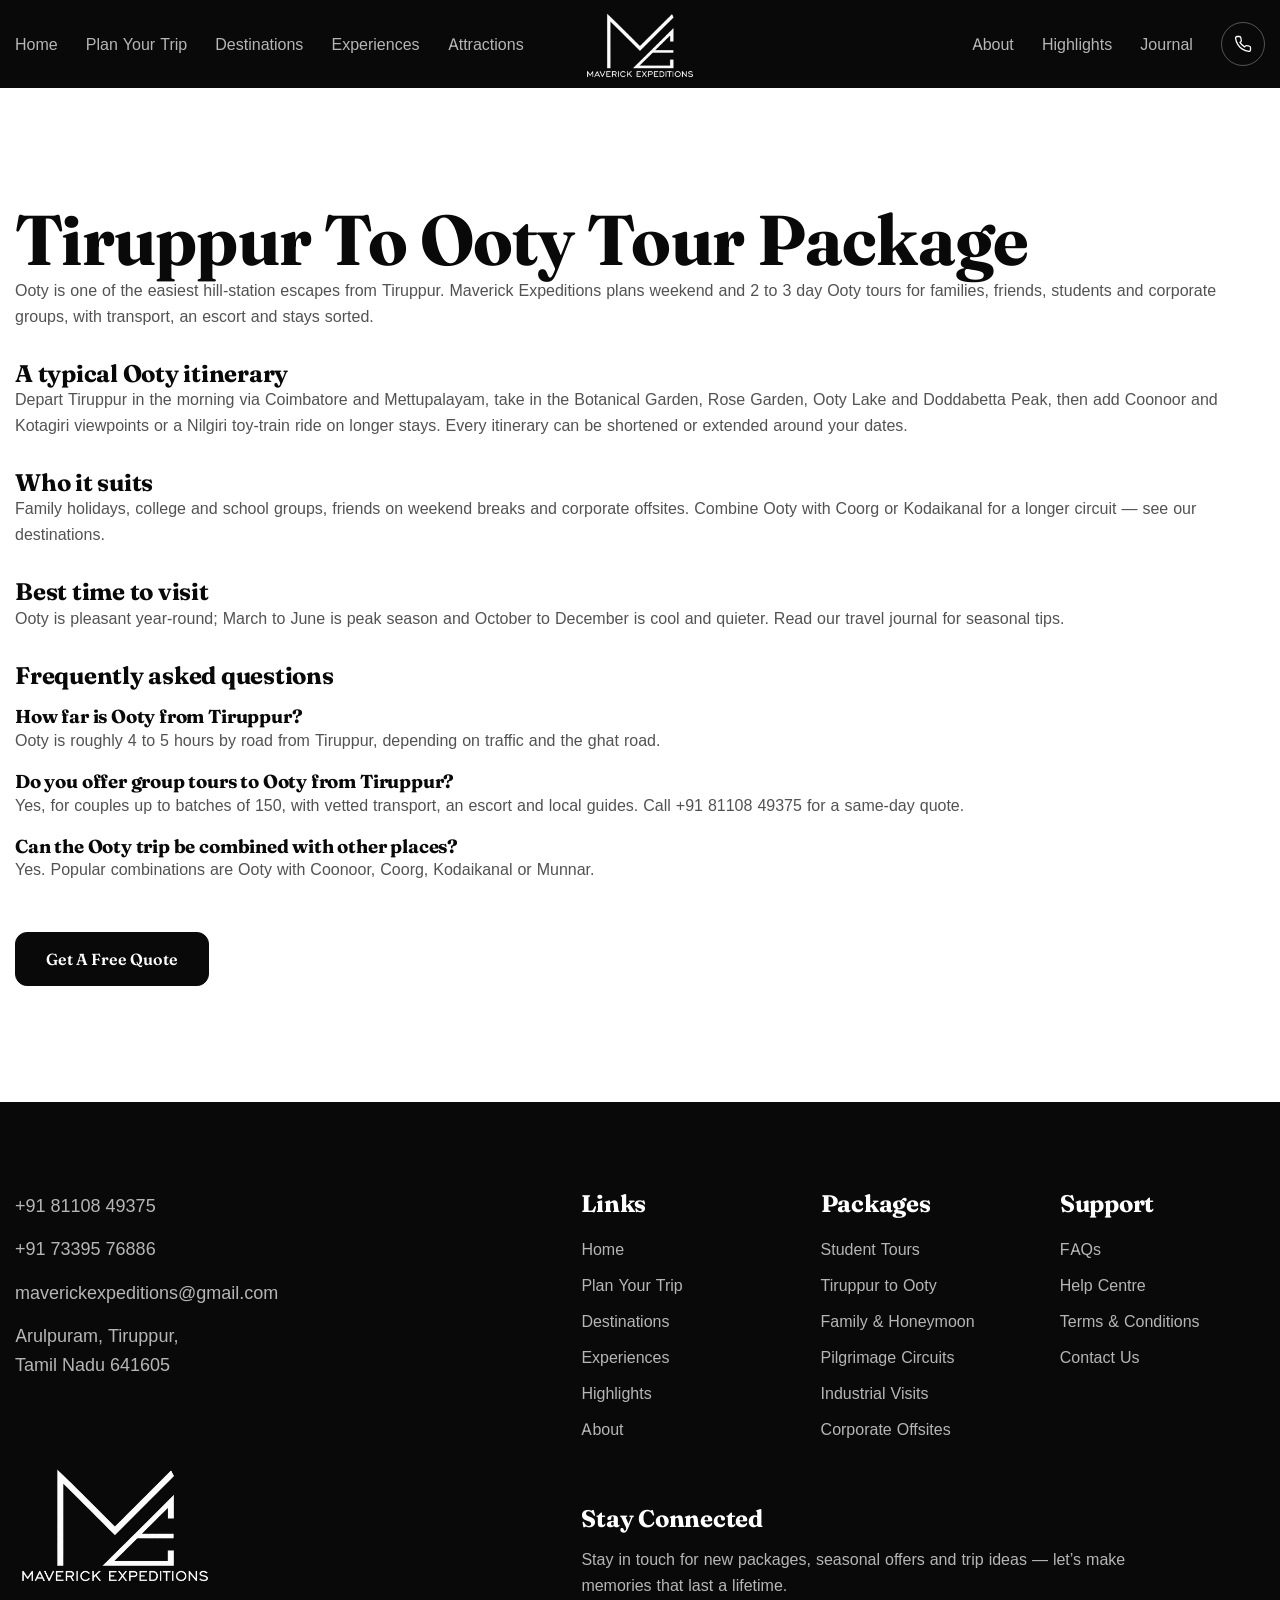
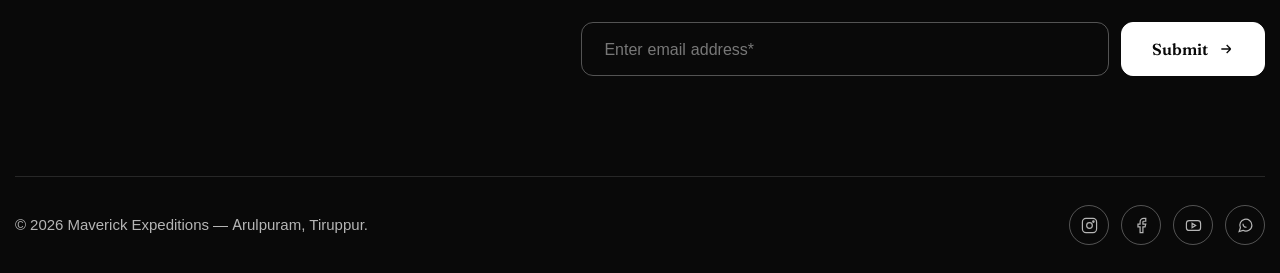
<file: tiruppur-to-ooty-tour-package.html>
<!DOCTYPE html>
<html lang="en">
<head>
<meta charset="utf-8">
<meta name="viewport" content="width=device-width, initial-scale=1">
<meta http-equiv="Content-Security-Policy" content="default-src 'self'; script-src 'self' 'sha256-i+p4pb1nXbZQUrOAMKER9tUNytTygot4J76gJ5U+rzY=' https://www.googletagmanager.com; style-src 'self' 'unsafe-inline'; img-src 'self' data: https://*.google-analytics.com https://*.googletagmanager.com; font-src 'self'; connect-src 'self' https://docs.google.com https://*.google-analytics.com https://*.analytics.google.com https://*.googletagmanager.com; form-action 'self' https://docs.google.com; base-uri 'none'; object-src 'none'; frame-src 'none'; manifest-src 'self'; upgrade-insecure-requests">
<meta name="referrer" content="strict-origin-when-cross-origin">
<meta name="format-detection" content="telephone=no">
<title>Tiruppur to Ooty Tour Package | 1 to 3 Day Trips | Maverick Expeditions</title>
<meta name="description" content="Tiruppur to Ooty tour packages — weekend and 2 to 3 day trips for families, friends, students and corporate groups, with transport, escort and stay. Get a free Ooty itinerary from Maverick Expeditions.">
<meta name="keywords" content="Tiruppur to Ooty tour package, Tirupur to Ooty trip, Ooty tour package from Coimbatore, Ooty group tour, Ooty family tour package, weekend trip Ooty, Ooty Coonoor Kotagiri tour">
<meta name="robots" content="index, follow, max-image-preview:large, max-snippet:-1">
<meta name="author" content="Maverick Expeditions">
<meta name="theme-color" content="#090909">
<link rel="canonical" href="https://maverickexpeditions.in/tiruppur-to-ooty-tour-package.html">

<meta property="og:type" content="website">
<meta property="og:locale" content="en_IN">
<meta property="og:url" content="https://maverickexpeditions.in/tiruppur-to-ooty-tour-package.html">
<meta property="og:site_name" content="Maverick Expeditions">
<meta property="og:title" content="Tiruppur to Ooty Tour Package | 1 to 3 Day Trips | Maverick Expeditions">
<meta property="og:description" content="Tiruppur to Ooty tour packages — weekend and 2 to 3 day trips for families, friends, students and corporate groups, with transport, escort and stay. Get a free Ooty itinerary from Maverick Expeditions.">
<meta property="og:image" content="https://maverickexpeditions.in/assets/img/hero-munnar.webp">
<meta name="twitter:card" content="summary_large_image">
<meta name="twitter:title" content="Tiruppur to Ooty Tour Package | 1 to 3 Day Trips | Maverick Expeditions">
<meta name="twitter:description" content="Tiruppur to Ooty tour packages — weekend and 2 to 3 day trips for families, friends, students and corporate groups, with transport, escort and stay. Get a free Ooty itinerary from Maverick Expeditions.">
<meta name="twitter:image" content="https://maverickexpeditions.in/assets/img/hero-munnar.webp">

<link rel="icon" href="/favicon.ico" sizes="48x48">
<link rel="icon" href="assets/img/icon-192.png" type="image/png" sizes="192x192">
<link rel="apple-touch-icon" href="assets/img/apple-touch-icon.png">
<link rel="preload" href="assets/fonts/Fraunces-Variable.woff2" as="font" type="font/woff2" crossorigin>
<link rel="preload" href="assets/fonts/Inter.woff2" as="font" type="font/woff2" crossorigin>
<script>document.documentElement.classList.add("js");if(window.top!==window.self){try{window.top.location=window.self.location}catch(e){document.documentElement.style.display="none"}}</script>
<link rel="stylesheet" href="assets/css/style.css">
<script type="application/ld+json">
{
  "@context": "https://schema.org",
  "@type": "BreadcrumbList",
  "itemListElement": [
    {
      "@type": "ListItem",
      "position": 1,
      "name": "Home",
      "item": "https://maverickexpeditions.in/"
    },
    {
      "@type": "ListItem",
      "position": 2,
      "name": "Tiruppur to Ooty",
      "item": "https://maverickexpeditions.in/tiruppur-to-ooty-tour-package.html"
    }
  ]
}
</script>
<script type="application/ld+json">
{
  "@context": "https://schema.org",
  "@type": "FAQPage",
  "mainEntity": [
    {
      "@type": "Question",
      "name": "How far is Ooty from Tiruppur?",
      "acceptedAnswer": {
        "@type": "Answer",
        "text": "Ooty is roughly 4 to 5 hours by road from Tiruppur, depending on traffic and the ghat road."
      }
    },
    {
      "@type": "Question",
      "name": "Do you offer group tours to Ooty from Tiruppur?",
      "acceptedAnswer": {
        "@type": "Answer",
        "text": "Yes, for couples up to batches of 150, with vetted transport, an escort and local guides. Call +91 81108 49375 for a same-day quote."
      }
    },
    {
      "@type": "Question",
      "name": "Can the Ooty trip be combined with other places?",
      "acceptedAnswer": {
        "@type": "Answer",
        "text": "Yes. Popular combinations are Ooty with Coonoor, Coorg, Kodaikanal or Munnar."
      }
    }
  ]
}
</script>
</head>
<body>

<div class="preloader" data-preloader>
  <div class="preloader__circle">
    <div class="preloader__mask"><div class="preloader__line"></div></div>
  </div>
  <div class="preloader__logo"><img src="assets/img/favicon.png" width="180" height="180" alt=""></div>
</div>

<a class="skip-link" href="#main">Skip to content</a>

<!-- ============================================================ header -->
<header class="header">
  <div class="container header__inner">

    <nav class="header__nav" aria-label="Primary">
      <a class="nav-link" href="index.html">Home</a>
      <a class="nav-link" href="plan-your-trip.html#plan-trip">Plan Your Trip</a>
      <a class="nav-link" href="destinations.html#destinations">Destinations</a>
      <a class="nav-link" href="index.html#services">Experiences</a>
      <a class="nav-link" href="destinations.html#attractions">Attractions</a>
    </nav>

    <a class="header__logo" href="index.html" aria-label="Maverick Expeditions — home">
      <img src="assets/img/logo.png" width="342" height="120" alt="Maverick Expeditions">
    </a>

    <div class="header__end">
      <nav class="header__nav header__nav--end" aria-label="Secondary">
        <a class="nav-link" href="about.html#about">About</a>
        <a class="nav-link" href="destinations.html#highlights">Highlights</a>
        <a class="nav-link" href="journal.html#journal">Journal</a>
      </nav>

      <a class="header__globe" href="tel:+918110849375" aria-label="Call +91 81108 49375">
        <svg width="18" height="18" viewBox="0 0 24 24" fill="none" stroke="currentColor" stroke-width="1.7" aria-hidden="true">
          <path d="M22 16.9v3a2 2 0 0 1-2.2 2 19.8 19.8 0 0 1-8.6-3.1 19.5 19.5 0 0 1-6-6A19.8 19.8 0 0 1 2.1 4.2 2 2 0 0 1 4.1 2h3a2 2 0 0 1 2 1.7c.1 1 .3 1.9.6 2.8a2 2 0 0 1-.4 2.1L8 9.9a16 16 0 0 0 6 6l1.3-1.3a2 2 0 0 1 2.1-.4c.9.3 1.8.5 2.8.6a2 2 0 0 1 1.8 2z"/>
        </svg>
      </a>

      <button class="header__menu-toggle" type="button" data-drawer-open aria-expanded="false" aria-controls="drawer">
        <span class="visually-hidden">Open menu</span>
        <svg width="18" height="12" viewBox="0 0 18 12" fill="none" stroke="currentColor" stroke-width="1.8" aria-hidden="true">
          <path d="M0 1h18M0 6h18M0 11h18"/>
        </svg>
      </button>
    </div>

  </div>
</header>

<div class="backdrop" data-backdrop></div>

<aside class="drawer" id="drawer" data-drawer data-native-scroll aria-label="Menu">
  <button class="drawer__close" type="button" data-drawer-close aria-label="Close menu">&times;</button>
  <nav class="drawer__list">
    <a href="index.html" data-drawer-close>Home</a>
    <a href="plan-your-trip.html#plan-trip" data-drawer-close>Plan Your Trip</a>
    <a href="destinations.html#destinations" data-drawer-close>Destinations</a>
    <a href="index.html#services" data-drawer-close>Experiences</a>
    <a href="destinations.html#attractions" data-drawer-close>Attractions</a>
    <a href="index.html#why" data-drawer-close>Why Maverick</a>
    <a href="about.html#about" data-drawer-close>About</a>
    <a href="destinations.html#highlights" data-drawer-close>Highlights</a>
    <a href="journal.html#journal" data-drawer-close>Journal</a>
    <a href="#contact" data-drawer-close>Contact</a>
  </nav>
  <div class="drawer__meta">
    <a href="tel:+918110849375">+91 81108 49375</a>
    <a href="tel:+917339576886">+91 73395 76886</a>
    <a href="mailto:maverickexpeditions@gmail.com">maverickexpeditions@gmail.com</a>
    <span>Arulpuram, Tiruppur, Tamil Nadu 641605</span>
  </div>
</aside>

<main id="main">

<!-- =============================================================== faq -->
<section class="section" id="main-content">
  <div class="container">
    <h1 class="section-title">Tiruppur to Ooty Tour Package</h1>
    <p>Ooty is one of the easiest hill-station escapes from Tiruppur. Maverick Expeditions plans weekend and 2 to 3 day Ooty tours for families, friends, students and corporate groups, with transport, an escort and stays sorted.</p>
    <h2 style="margin-top:2rem">A typical Ooty itinerary</h2>
    <p>Depart Tiruppur in the morning via Coimbatore and Mettupalayam, take in the Botanical Garden, Rose Garden, Ooty Lake and Doddabetta Peak, then add Coonoor and Kotagiri viewpoints or a Nilgiri toy-train ride on longer stays. Every itinerary can be shortened or extended around your dates.</p>
    <h2 style="margin-top:2rem">Who it suits</h2>
    <p>Family holidays, college and school groups, friends on weekend breaks and corporate offsites. Combine Ooty with Coorg or Kodaikanal for a longer circuit — see our <a href="destinations.html">destinations</a>.</p>
    <h2 style="margin-top:2rem">Best time to visit</h2>
    <p>Ooty is pleasant year-round; March to June is peak season and October to December is cool and quieter. Read our <a href="journal.html">travel journal</a> for seasonal tips.</p>
    <h2 style="margin-top:2rem">Frequently asked questions</h2>
    <h3 style="margin-top:1.2rem">How far is Ooty from Tiruppur?</h3>
    <p>Ooty is roughly 4 to 5 hours by road from Tiruppur, depending on traffic and the ghat road.</p>
    <h3 style="margin-top:1.2rem">Do you offer group tours to Ooty from Tiruppur?</h3>
    <p>Yes, for couples up to batches of 150, with vetted transport, an escort and local guides. Call +91 81108 49375 for a same-day quote.</p>
    <h3 style="margin-top:1.2rem">Can the Ooty trip be combined with other places?</h3>
    <p>Yes. Popular combinations are Ooty with Coonoor, Coorg, Kodaikanal or Munnar.</p>
    <a class="btn btn--dark" href="plan-your-trip.html#plan-trip" style="margin-top:34px">Get a free quote</a>
  </div>
</section>

</main>

<!-- ============================================================ footer -->
<footer class="footer" id="contact">
  <div class="container">

    <div class="footer__top">

      <div>
        <ul class="footer__contact">
          <li><a href="tel:+918110849375">+91 81108 49375</a></li>
          <li><a href="tel:+917339576886">+91 73395 76886</a></li>
          <li><a href="mailto:maverickexpeditions@gmail.com">maverickexpeditions@gmail.com</a></li>
          <li><address style="font-style:normal;font-size:1.125rem">Arulpuram, Tiruppur,<br>Tamil Nadu 641605</address></li>
        </ul>

        <div class="footer__brand">
          <img src="assets/img/logo.png" width="342" height="120" alt="Maverick Expeditions">
        </div>
      </div>

      <div>
        <div class="footer__cols">
          <div class="footer__col">
            <h3>Links</h3>
            <ul>
              <li><a href="index.html">Home</a></li>
              <li><a href="plan-your-trip.html#plan-trip">Plan Your Trip</a></li>
              <li><a href="destinations.html#destinations">Destinations</a></li>
              <li><a href="index.html#services">Experiences</a></li>
              <li><a href="destinations.html#highlights">Highlights</a></li>
              <li><a href="about.html#about">About</a></li>
            </ul>
          </div>
          <div class="footer__col">
            <h3>Packages</h3>
            <ul>
              <li><a href="school-college-tour-packages-tiruppur.html">Student Tours</a></li>
              <li><a href="tiruppur-to-ooty-tour-package.html">Tiruppur to Ooty</a></li>
              <li><a href="index.html#services">Family &amp; Honeymoon</a></li>
              <li><a href="index.html#services">Pilgrimage Circuits</a></li>
              <li><a href="index.html#services">Industrial Visits</a></li>
              <li><a href="index.html#services">Corporate Offsites</a></li>
            </ul>
          </div>
          <div class="footer__col">
            <h3>Support</h3>
            <ul>
              <li><a href="faq.html">FAQs</a></li>
              <li><a href="#contact">Help Centre</a></li>
              <li><a href="#contact">Terms &amp; Conditions</a></li>
              <li><a href="#contact">Contact Us</a></li>
            </ul>
          </div>
        </div>

        <div class="newsletter">
          <h3>Stay Connected</h3>
          <p>
            Stay in touch for new packages, seasonal offers and trip ideas — let’s
            make memories that last a lifetime.
          </p>
          <form class="newsletter__form" data-newsletter novalidate>
            <label class="visually-hidden" for="email">Email address</label>
            <input id="email" name="email" type="email" maxlength="120" autocomplete="email" placeholder="Enter email address*" required>
            <button class="btn btn--light" type="submit">
              Submit
              <svg width="16" height="16" viewBox="0 0 24 24" fill="none" stroke="currentColor" stroke-width="2" aria-hidden="true"><path d="M5 12h14m0 0-6-6m6 6-6 6"/></svg>
            </button>
          </form>
          <p class="newsletter__note" data-newsletter-note role="status"></p>
        </div>
      </div>

    </div>

    <div class="footer__bar">
      <p style="margin:0">© <span data-year>2026</span> Maverick Expeditions — Arulpuram, Tiruppur.</p>
      <div class="footer__social">
        <a href="#contact" aria-label="Instagram">
          <svg width="17" height="17" viewBox="0 0 24 24" fill="none" stroke="currentColor" stroke-width="1.7" aria-hidden="true"><rect x="2" y="2" width="20" height="20" rx="5"/><circle cx="12" cy="12" r="4"/><circle cx="17.5" cy="6.5" r="1"/></svg>
        </a>
        <a href="#contact" aria-label="Facebook">
          <svg width="17" height="17" viewBox="0 0 24 24" fill="none" stroke="currentColor" stroke-width="1.7" aria-hidden="true"><path d="M18 2h-3a5 5 0 0 0-5 5v3H7v4h3v8h4v-8h3l1-4h-4V7a1 1 0 0 1 1-1h3z"/></svg>
        </a>
        <a href="#contact" aria-label="YouTube">
          <svg width="17" height="17" viewBox="0 0 24 24" fill="none" stroke="currentColor" stroke-width="1.7" aria-hidden="true"><rect x="2" y="5" width="20" height="14" rx="4"/><path d="m10 9 5 3-5 3z"/></svg>
        </a>
        <a href="https://wa.me/918110849375" aria-label="WhatsApp">
          <svg width="17" height="17" viewBox="0 0 24 24" fill="none" stroke="currentColor" stroke-width="1.7" aria-hidden="true"><path d="M21 11.5a8.4 8.4 0 0 1-12.6 7.3L3 20.5l1.8-5.3A8.5 8.5 0 1 1 21 11.5z"/><path d="M8.5 9.5c0 3 2 5 5 5"/></svg>
        </a>
      </div>
    </div>

  </div>
</footer>

<button class="to-top" type="button" data-to-top aria-label="Back to top">
  <svg width="16" height="16" viewBox="0 0 24 24" fill="none" stroke="currentColor" stroke-width="2" aria-hidden="true"><path d="M12 19V5m0 0-6 6m6-6 6 6"/></svg>
</button>

<script src="assets/js/analytics.js" defer></script>
<script src="assets/js/main.js" defer></script>
</body>
</html>
</file>
<file: assets/css/style.css>
/* ==========================================================================
   Maverick Expeditions
   Hand-written stylesheet — no framework, no build step.

   Contents
     1.  Fonts
     2.  Tokens
     3.  Reset & base
     4.  Layout helpers
     5.  Buttons
     6.  Header & navigation
     7.  Hero
     8.  Services
     9.  Destinations
     10. Circular gallery / about
     11. Highlights carousel
     12. FAQ
     13. Marquee
     14. Mission
     15. Testimonials
     16. Journal
     16a. Plan your trip
     17. Footer
     18. Preloader
     19. Reveal animations
     20. Hover effects
     21. Utilities & motion
     22. Responsive
   ========================================================================== */

/* 1. Fonts ---------------------------------------------------------------- */

/* Fraunces — a high-contrast, wonky-optical-size variable serif. Replaces
   Erode as the display face: warmer and more editorial, and its italic
   (used for the hero's <em>) has real character instead of a faux-oblique. */
@font-face {
  font-family: "Fraunces";
  src: url("../fonts/Fraunces-Variable.woff2") format("woff2-variations"),
       url("../fonts/Fraunces-Variable.woff2") format("woff2");
  font-weight: 300 900;
  font-style: normal;
  font-display: swap;
}
@font-face {
  font-family: "Fraunces";
  src: url("../fonts/Fraunces-Italic-Variable.woff2") format("woff2-variations"),
       url("../fonts/Fraunces-Italic-Variable.woff2") format("woff2");
  font-weight: 300 900;
  font-style: italic;
  font-display: swap;
}
/* kept for the preloader mark + any legacy reference */
@font-face {
  font-family: "Erode";
  src: url("../fonts/Erode-Semibold.woff2") format("woff2");
  font-weight: 600;
  font-display: swap;
}
@font-face {
  font-family: "Inter";
  src: url("../fonts/Inter.woff2") format("woff2");
  font-weight: 100 900;
  font-display: swap;
}

/* 2. Tokens --------------------------------------------------------------- */

:root {
  /* palette */
  --ink: #090909;
  --ink-soft: #131313;
  --lime: #ddff6d;
  --paper: #ffffff;
  --paper-mute: #eaeaea;
  --grey: #bababa;

  --on-dark: #ffffff;
  --on-dark-mute: rgba(255, 255, 255, 0.7);
  --on-dark-faint: rgba(255, 255, 255, 0.3);
  --on-light: #090909;
  --on-light-mute: rgba(9, 9, 9, 0.7);

  /* type */
  --font-display: "Fraunces", Georgia, "Times New Roman", serif;
  --font-body: "Inter", -apple-system, BlinkMacSystemFont, "Segoe UI", sans-serif;

  --step-hero: clamp(2.75rem, 6.9vw, 6.25rem);   /* 44 → 100px */
  --step-section: clamp(2.25rem, 5.5vw, 5rem);   /* 36 → 80px  */
  --step-card: clamp(1.375rem, 2.1vw, 1.875rem); /* 22 → 30px  */
  --step-lead: clamp(1rem, 1.25vw, 1.125rem);    /* 16 → 18px  */

  /* structure */
  --container: 1345px;
  --gutter: 15px;
  --radius: 20px;
  --radius-sm: 12px;
  --section-y: clamp(70px, 9vw, 135px);

  --ease: cubic-bezier(0.22, 0.61, 0.36, 1);
  --header-h: 88px;

  /* pinned-hero scroll runway — shortened on smaller screens so the
     scroll-scrubbed intro stays proportionate rather than costing a phone
     the same 4000px of scrolling a 1440px desktop gets */
  --hero-scroll: 4000px;
  /* fan-out card footprint — scales with viewport instead of a fixed
     484x570px card, so the same pinned choreography works down to phones */
  --card-w: clamp(168px, 42vw, 484px);
  --card-h: clamp(208px, 52vw, 570px);
}

@media (max-width: 1024px) {
  :root { --hero-scroll: 2600px; }
}

@media (max-width: 640px) {
  :root {
    --hero-scroll: 1600px;
    /* the desktop floor (2.75rem) is too wide for the two-line headline on
       a phone-width viewport; let it shrink further before the vw part
       takes over */
    --step-hero: clamp(1.875rem, 10vw, 6.25rem);
  }
}

/* 3. Reset & base --------------------------------------------------------- */

*,
*::before,
*::after {
  box-sizing: border-box;
}

html {
  -webkit-text-size-adjust: 100%;
  /* Deliberately NOT `scroll-behavior: smooth`. The momentum scroller in
     main.js drives window.scrollTo every frame; a CSS smooth behaviour would
     animate each of those tiny steps as well and the page would crawl.
     Anchor links pass behavior:"smooth" explicitly instead. */
  scroll-behavior: auto;
}

body {
  margin: 0;
  background: var(--paper);
  color: var(--on-light-mute);
  font-family: var(--font-body);
  font-size: 1rem;
  line-height: 1.625;
  -webkit-font-smoothing: antialiased;
  overflow-x: hidden;
}

body.is-locked {
  overflow: hidden;
}

h1,
h2,
h3,
h4,
h5 {
  margin: 0;
  font-family: var(--font-display);
  font-weight: 700;
  line-height: 1.05;
  letter-spacing: -0.01em;
  color: var(--on-light);
}

p {
  margin: 0 0 1em;
}

p:last-child {
  margin-bottom: 0;
}

a {
  color: inherit;
  text-decoration: none;
}

img {
  display: block;
  max-width: 100%;
  height: auto;
}

button {
  font: inherit;
  color: inherit;
  background: none;
  border: 0;
  cursor: pointer;
}

ul {
  margin: 0;
  padding: 0;
  list-style: none;
}

:focus-visible {
  outline: 2px solid var(--lime);
  outline-offset: 3px;
}

.skip-link {
  position: absolute;
  left: -9999px;
  top: 0;
  z-index: 999;
  padding: 12px 20px;
  background: var(--lime);
  color: var(--ink);
  font-weight: 600;
}

.skip-link:focus {
  left: 8px;
  top: 8px;
}

/* 4. Layout helpers ------------------------------------------------------- */

.container {
  width: 100%;
  max-width: calc(var(--container) + var(--gutter) * 2);
  margin-inline: auto;
  padding-inline: var(--gutter);
}

.section {
  padding-block: var(--section-y);
}

.section--dark {
  position: relative;
  background:
    radial-gradient(120% 70% at 12% -10%, rgba(221, 255, 109, 0.05), transparent 60%),
    var(--ink);
  color: var(--on-dark-mute);
}

.section--dark h1,
.section--dark h2,
.section--dark h3,
.section--dark h4,
.section--dark h5 {
  color: var(--on-dark);
}

.section--darker {
  background: var(--ink-soft);
  color: var(--on-dark-mute);
}

.section--darker h2,
.section--darker h3 {
  color: var(--on-dark);
}

.section--mute {
  background: var(--paper-mute);
}

.section-head {
  display: grid;
  gap: 24px 60px;
  align-items: end;
  margin-bottom: clamp(40px, 5vw, 70px);
}

@media (min-width: 900px) {
  .section-head--split {
    grid-template-columns: minmax(0, 1fr) minmax(0, 26rem);
  }
}

.section-title {
  font-size: var(--step-section);
  text-transform: capitalize;
  text-wrap: balance;
}

.section-lead {
  max-width: 46ch;
  font-size: var(--step-lead);
  line-height: 1.625;
}

.section--dark .section-lead,
.section--darker .section-lead {
  color: var(--on-dark-mute);
}

/* 5. Buttons -------------------------------------------------------------- */

.btn {
  display: inline-flex;
  align-items: center;
  gap: 10px;
  min-height: 54px;
  padding: 0 30px;
  border: 1px solid transparent;
  border-radius: var(--radius-sm);
  font-family: var(--font-display);
  font-size: 1rem;
  font-weight: 600;
  text-transform: capitalize;
  white-space: nowrap;
  transition: background-color 0.3s var(--ease), color 0.3s var(--ease),
    border-color 0.3s var(--ease), transform 0.3s var(--ease);
}

.btn:hover {
  transform: translateY(-2px);
}

.btn--light {
  background: var(--paper);
  border-color: var(--paper);
  color: var(--ink);
}

.btn--light:hover {
  background: var(--lime);
  border-color: var(--lime);
}

.btn--dark {
  background: var(--ink);
  border-color: var(--ink);
  color: var(--on-dark);
}

.btn--dark:hover {
  background: var(--lime);
  border-color: var(--lime);
  color: var(--ink);
}

.btn--ghost {
  border-color: currentColor;
}

.btn--ghost:hover {
  background: var(--lime);
  border-color: var(--lime);
  color: var(--ink);
}

.btn__pip {
  display: grid;
  place-items: center;
  width: 34px;
  height: 34px;
  margin-right: -18px;
  border-radius: 50%;
  background: var(--lime);
  color: var(--ink);
}

.btn--light .btn__pip,
.btn:hover .btn__pip {
  background: var(--ink);
  color: var(--lime);
}

.link-arrow {
  display: inline-flex;
  align-items: center;
  gap: 10px;
  font-family: var(--font-display);
  font-weight: 600;
  color: var(--on-light);
}

.link-arrow svg {
  transition: transform 0.3s var(--ease);
}

.link-arrow:hover svg {
  transform: translate(4px, -4px);
}

/* 6. Header & navigation -------------------------------------------------- */

.header {
  position: sticky;
  top: 0;
  z-index: 60;
  background: var(--ink);
  color: var(--on-dark);
}

.header__inner {
  display: grid;
  grid-template-columns: 1fr auto 1fr;
  align-items: center;
  gap: 20px;
  min-height: var(--header-h);
}

.header__nav {
  display: flex;
  align-items: center;
  gap: clamp(14px, 2.2vw, 34px);
}

.header__nav--end {
  justify-content: flex-end;
}

.header__logo img {
  /* logo.png is a 1536×1024 (1.5:1) mark-plus-wordmark lockup, not the old
     342×120 landscape crop this width was tuned for. Capped by height
     instead of width so it always sits proportionally inside the header
     regardless of the source image's aspect ratio — sized just under
     --header-h (88px) so the header itself never has to stretch, but
     tall enough that the "MAVERICK EXPEDITIONS" wordmark baked into the
     image stays readable rather than shrinking to a blur. */
  width: auto;
  height: 76px;
}

.nav-link {
  display: inline-flex;
  align-items: center;
  gap: 6px;
  padding: 6px 0;
  font-size: 1rem;
  color: var(--on-dark-mute);
  transition: color 0.25s var(--ease);
}

.nav-link:hover,
.nav-link[aria-current="page"] {
  color: var(--on-dark);
}

.nav-link svg {
  opacity: 0.7;
}

.header__menu-toggle,
.header__globe {
  display: grid;
  place-items: center;
  width: 44px;
  height: 44px;
  border: 1px solid var(--on-dark-faint);
  border-radius: 50%;
  color: var(--on-dark);
  transition: background-color 0.25s var(--ease), color 0.25s var(--ease);
}

.header__menu-toggle:hover,
.header__globe:hover {
  background: var(--lime);
  border-color: var(--lime);
  color: var(--ink);
}

.header__end {
  display: flex;
  align-items: center;
  justify-content: flex-end;
  gap: clamp(14px, 2.2vw, 34px);
}

/* mobile drawer */
.drawer {
  position: fixed;
  inset: 0 0 0 auto;
  z-index: 80;
  width: min(360px, 88vw);
  padding: 28px 26px;
  background: var(--ink-soft);
  color: var(--on-dark);
  transform: translateX(100%);
  transition: transform 0.4s var(--ease);
  overflow-y: auto;
}

.drawer[data-open="true"] {
  transform: none;
}

.drawer__close {
  display: block;
  margin-left: auto;
  font-size: 28px;
  line-height: 1;
}

.drawer__list {
  display: grid;
  gap: 4px;
  margin-top: 24px;
}

.drawer__list a {
  display: block;
  padding: 12px 0;
  border-bottom: 1px solid rgba(255, 255, 255, 0.12);
  font-family: var(--font-display);
  font-size: 1.375rem;
  font-weight: 600;
}

.drawer__list a:hover {
  color: var(--lime);
}

.drawer__meta {
  margin-top: 30px;
  display: grid;
  gap: 8px;
  color: var(--on-dark-mute);
}

.backdrop {
  position: fixed;
  inset: 0;
  z-index: 70;
  background: rgba(0, 0, 0, 0.6);
  opacity: 0;
  visibility: hidden;
  transition: opacity 0.4s var(--ease), visibility 0.4s;
}

.backdrop[data-open="true"] {
  opacity: 1;
  visibility: visible;
}

/* 7. Hero ----------------------------------------------------------------- */

/* The hero is a pinned, scroll-scrubbed sequence in three scenes, matching the
   reference build:

     scene 1  centre card rises from below the fold
     scene 2  the eyebrow swaps for the headline and the six side cards fan out
     scene 3  everything settles into a bottom row and the CTA appears

   `.hero` supplies the scroll distance; `.hero__pin` sticks for its duration
   and JS writes transforms from a single scroll-progress value. */

.hero {
  position: relative;
  height: calc(100vh + var(--hero-scroll, 4000px));
  background: var(--ink);
  color: var(--on-dark);
}

.hero__pin {
  position: sticky;
  top: 0;
  height: 100vh;
  overflow: hidden;
}

.hero__stage {
  position: relative;
  width: 100%;
  height: 100%;
}

.hero__text {
  position: absolute;
  top: 50%;
  left: 50%;
  z-index: 20;
  width: 100%;
  padding-inline: var(--gutter);
  transform: translate(-50%, -50%);
  text-align: center;
}

.hero__title-1,
.hero__title-2 h1 {
  /* .hero__title-1 is a <p>: it is decorative and scrolls away, so the only
     real page heading is the one inside .hero__title-2 */
  margin: 0;
  font-family: var(--font-display);
  font-size: var(--step-hero);
  font-weight: 700;
  line-height: 1.1;
  letter-spacing: -0.02em;
  color: var(--on-dark);
  text-transform: capitalize;
}

.hero__title-1 {
  position: absolute;
  top: 50%;
  left: 50%;
  width: 100%;
  padding-inline: var(--gutter);
  transform: translate(-50%, -50%);
}

.hero__title-2 {
  position: absolute;
  top: 50%;
  left: 50%;
  width: 100%;
  padding-inline: var(--gutter);
  opacity: 0;
  visibility: hidden;
}

.hero__title-2 em {
  font-style: normal;
  color: var(--lime);
}

.hero__cta {
  max-width: 900px;
  margin: 2rem auto 0;
  opacity: 0;
  color: var(--on-dark-mute);
  font-size: var(--step-lead);
  line-height: 1.556;
}

.hero__actions {
  display: flex;
  flex-wrap: wrap;
  gap: 14px;
  justify-content: center;
  margin-top: 1.75rem;
}

.hero__gallery {
  position: absolute;
  top: 50%;
  left: 50%;
  z-index: 10;
  width: 100%;
  height: 100%;
  transform: translate(-50%, -50%);
  pointer-events: none;
}

.img-card {
  position: absolute;
  top: 50%;
  left: 50%;
  width: var(--card-w);
  height: var(--card-h);
  margin-top: calc(var(--card-h) / -2);
  margin-left: calc(var(--card-w) / -2);
  border-radius: var(--radius);
  box-shadow: 0 25px 50px -12px rgba(0, 0, 0, 0.8);
  will-change: transform;
}

.img-card img {
  width: 100%;
  height: 100%;
  border-radius: inherit;
  object-fit: cover;
}

.img-caption {
  position: absolute;
  left: 50%;
  bottom: -46px;
  display: inline-flex;
  align-items: center;
  gap: 8px;
  transform: translateX(-50%);
  white-space: nowrap;
  color: var(--on-dark);
  font-size: 1.4375rem;
  opacity: 0;
}

/* Cards are stacked dead centre until the timeline moves them. */
.hero__gallery .img-card {
  transform: translate3d(0, 100%, 0);
  opacity: 0;
}

.hero__scroll-hint {
  position: absolute;
  left: 50%;
  bottom: 26px;
  z-index: 21;
  display: grid;
  gap: 8px;
  justify-items: center;
  transform: translateX(-50%);
  color: var(--on-dark-mute);
  font-size: 0.8125rem;
  letter-spacing: 0.14em;
  text-transform: uppercase;
  transition: opacity 0.4s var(--ease);
}

.hero__scroll-hint svg {
  animation: hint-bob 1.8s var(--ease) infinite;
}

@keyframes hint-bob {
  0%, 100% { transform: translateY(0); }
  50%      { transform: translateY(6px); }
}

/* 7b. Shared "eyebrow" tag + stat row -------------------------------------
   Originally written for the lift-off balloon section; now doubles as the
   label/stat styling for the Plan Your Trip section (16a) so both keep the
   same visual grammar. */

.liftoff__eyebrow {
  display: inline-flex;
  align-items: center;
  gap: 10px;
  margin-bottom: 18px;
  padding: 7px 16px 7px 8px;
  border-radius: 999px;
  background: rgba(221, 255, 109, 0.12);
  color: var(--lime);
  font-family: var(--font-body);
  font-size: 0.8125rem;
  font-weight: 600;
  letter-spacing: 0.06em;
  text-transform: uppercase;
}

.liftoff__eyebrow span {
  display: grid;
  place-items: center;
  width: 22px;
  height: 22px;
  border-radius: 50%;
  background: var(--lime);
  color: var(--ink);
}

.liftoff__stats {
  display: grid;
  grid-template-columns: repeat(3, minmax(0, 1fr));
  gap: clamp(14px, 2vw, 26px);
  margin-top: clamp(30px, 4vw, 44px);
  padding-top: clamp(24px, 3vw, 34px);
  border-top: 1px solid rgba(255, 255, 255, 0.14);
}

.liftoff__stat b {
  display: block;
  font-family: var(--font-display);
  font-size: clamp(1.75rem, 3vw, 2.5rem);
  font-weight: 700;
  color: var(--lime);
}

.liftoff__stat span {
  display: block;
  margin-top: 4px;
  font-size: 0.875rem;
  color: var(--on-dark-mute);
}

/* 8. Services ------------------------------------------------------------- */

.services__head {
  max-width: 62ch;
  margin-inline: auto;
  text-align: center;
}

.services__head .section-lead {
  max-width: none;
  margin-top: 22px;
}

.card-grid {
  display: grid;
  gap: clamp(18px, 2vw, 30px);
  margin-top: clamp(40px, 5vw, 70px);
}

@media (min-width: 720px) {
  .card-grid {
    grid-template-columns: repeat(2, minmax(0, 1fr));
  }
}

@media (min-width: 1080px) {
  .card-grid {
    grid-template-columns: repeat(3, minmax(0, 1fr));
  }
}

.service-card {
  display: flex;
  flex-direction: column;
  padding: 35px;
  border: 1px solid var(--on-dark-faint);
  border-radius: var(--radius);
  background: var(--ink);
  transition: border-color 0.35s var(--ease), transform 0.35s var(--ease);
}

.service-card:hover {
  border-color: var(--lime);
  transform: translateY(-6px);
}

.service-card__icon {
  color: var(--lime);
}

.service-card__title {
  margin: 35px 0 30px;
  font-size: var(--step-card);
  line-height: 1.33;
  text-transform: capitalize;
}

.service-card__media {
  border-radius: var(--radius-sm);
  overflow: hidden;
}

.service-card__media img {
  width: 100%;
  aspect-ratio: 716 / 346;
  object-fit: cover;
  transition: transform 0.6s var(--ease);
}

.service-card:hover .service-card__media img {
  transform: scale(1.06);
}

.service-card__text {
  margin-top: 30px;
  font-size: 1.125rem;
  line-height: 1.62;
  color: var(--on-dark-mute);
}

/* 9. Destinations --------------------------------------------------------- */

.destinations {
  display: grid;
  gap: clamp(40px, 5vw, 60px);
  align-items: start;
}

@media (min-width: 1024px) {
  .destinations {
    grid-template-columns: minmax(0, 27rem) minmax(0, 1fr);
    gap: clamp(40px, 5vw, 90px);
  }
}

.dest-list {
  margin: 36px 0 40px;
  border-top: 1px solid rgba(9, 9, 9, 0.12);
}

.section--dark .dest-list {
  border-color: rgba(255, 255, 255, 0.14);
}

.dest-list li {
  border-bottom: 1px solid rgba(9, 9, 9, 0.12);
}

.section--dark .dest-list li {
  border-color: rgba(255, 255, 255, 0.14);
}

.dest-list a {
  display: grid;
  grid-template-columns: 3.25rem minmax(0, 1fr) auto;
  align-items: center;
  gap: 12px;
  min-height: 80px;
  color: var(--grey);
  transition: color 0.3s var(--ease);
}

.dest-list a:hover {
  color: var(--on-light);
}

.section--dark .dest-list a:hover {
  color: var(--lime);
}

.dest-list__name {
  font-family: var(--font-display);
  font-size: clamp(1.5rem, 2.4vw, 2.125rem);
  font-weight: 700;
  text-transform: capitalize;
  transition: transform 0.3s var(--ease);
}

.dest-list a:hover .dest-list__name {
  transform: translateX(8px);
}

.dest-list__count,
.dest-list__index {
  font-size: 0.875rem;
  letter-spacing: -0.01em;
  opacity: 0.75;
}

/* auto-scrolling tour columns */
.tour-columns {
  display: grid;
  grid-template-columns: repeat(2, minmax(0, 1fr));
  gap: clamp(14px, 1.6vw, 24px);
  height: clamp(520px, 60vw, 760px);
  overflow: hidden;
  -webkit-mask-image: linear-gradient(
    180deg,
    transparent,
    #000 12%,
    #000 88%,
    transparent
  );
  mask-image: linear-gradient(
    180deg,
    transparent,
    #000 12%,
    #000 88%,
    transparent
  );
}

@media (min-width: 620px) {
  .tour-columns {
    grid-template-columns: repeat(2, minmax(0, 1fr));
  }
}

.tour-columns__track {
  display: grid;
  gap: clamp(14px, 1.6vw, 24px);
  align-content: start;
  animation: ticker-up 34s linear infinite;
}

.tour-columns__track--down {
  animation-direction: reverse;
}

.tour-columns:hover .tour-columns__track {
  animation-play-state: paused;
}

@keyframes ticker-up {
  from {
    transform: translate3d(0, 0, 0);
  }
  to {
    transform: translate3d(0, -50%, 0);
  }
}

@media (prefers-reduced-motion: reduce) {
  .tour-columns__track {
    animation: none;
  }
}

.tour-card {
  position: relative;
  border-radius: var(--radius);
  overflow: hidden;
  isolation: isolate;
}

.tour-card img {
  width: 100%;
  aspect-ratio: 313 / 439;
  object-fit: cover;
  transition: transform 0.7s var(--ease);
}

.tour-card:hover img {
  transform: scale(1.07);
}

.tour-card__body {
  position: absolute;
  inset: auto 0 0 0;
  padding: 24px 22px;
  background: linear-gradient(
    180deg,
    rgba(9, 9, 9, 0) 0%,
    rgba(9, 9, 9, 0.85) 55%
  );
  color: var(--on-dark);
}

/* two classes so this beats the generic `.section--dark h3` colour rule */
.tour-card .tour-card__title {
  font-size: 1.25rem;
  font-weight: 600;
  line-height: 1.35;
  color: var(--lime);
  text-transform: capitalize;
}

.tour-card__text {
  margin-top: 10px;
  font-size: 0.9375rem;
  line-height: 1.5;
  color: var(--on-dark-mute);
}

/* 10. Circular gallery / about -------------------------------------------- */

.about {
  display: grid;
  gap: clamp(40px, 5vw, 70px);
  align-items: center;
}

@media (min-width: 1024px) {
  .about {
    grid-template-columns: minmax(0, 1.05fr) minmax(0, 0.95fr);
  }
}

/* A wheel of photo cards whose hub sits off-screen to the left, so only the
   right-hand arc is visible. Each card is pinned at the same spot and rotated
   around that far-off origin, 30° apart. */
.wheel {
  position: relative;
  min-height: 852px;
  display: flex;
  align-items: center;
  overflow: hidden;
}

.wheel__container {
  position: absolute;
  left: 0;
  top: 50%;
  transform: translateY(-50%);
}

.wheel__card {
  position: absolute;
  left: 250px;
  top: -140px;
  width: 326px;
  height: 269px;
  border-radius: var(--radius);
  overflow: hidden;
  transform-origin: -350px center;
  filter: drop-shadow(0 0 10px rgba(0, 0, 0, 0.45));
  opacity: 0;
  transform: rotate(-75deg) scale(0) translateX(-100px);
}

.wheel__card img {
  width: 100%;
  height: 100%;
  object-fit: cover;
}

/* JS adds .is-fanned once the wheel scrolls into view */
.wheel.is-fanned .wheel__card {
  animation: fan-out 1.2s var(--ease) forwards;
  animation-delay: var(--delay, 0s);
}

@keyframes fan-out {
  0% {
    opacity: 0;
    transform: rotate(-75deg) scale(0) translateX(-100px);
  }
  70% {
    opacity: 1;
  }
  100% {
    opacity: 1;
    transform: rotate(var(--card-rotation)) scale(1) translateX(0);
  }
}

.wheel__card:nth-child(1)  { --card-rotation: -66deg; --delay: 0.10s; z-index: 22; }
.wheel__card:nth-child(2)  { --card-rotation: -36deg; --delay: 0.25s; z-index: 21; }
.wheel__card:nth-child(3)  { --card-rotation:  -6deg; --delay: 0.40s; z-index: 20; }
.wheel__card:nth-child(4)  { --card-rotation:  24deg; --delay: 0.55s; z-index: 19; }
.wheel__card:nth-child(5)  { --card-rotation:  54deg; --delay: 0.70s; z-index: 18; }
.wheel__card:nth-child(6)  { --card-rotation:  84deg; --delay: 0.85s; z-index: 17; }
.wheel__card:nth-child(7)  { --card-rotation: 114deg; --delay: 1.00s; z-index: 16; }
.wheel__card:nth-child(8)  { --card-rotation: 144deg; --delay: 1.15s; z-index: 15; }
.wheel__card:nth-child(9)  { --card-rotation: 174deg; --delay: 1.30s; z-index: 14; }
.wheel__card:nth-child(10) { --card-rotation: 204deg; --delay: 1.45s; z-index: 13; }
.wheel__card:nth-child(11) { --card-rotation: 234deg; --delay: 1.60s; z-index: 12; }
.wheel__card:nth-child(12) { --card-rotation: 264deg; --delay: 1.75s; z-index: 11; }

@media (max-width: 1200px) {
  .wheel {
    min-height: 640px;
  }
  .wheel__container {
    transform: translateY(-50%) scale(0.78);
    transform-origin: left center;
  }
}

@media (max-width: 767px) {
  .wheel {
    min-height: 440px;
  }
  .wheel__container {
    transform: translateY(-50%) scale(0.55);
  }
}

.about__body .section-lead {
  margin-top: 24px;
  max-width: 48ch;
}

.about__body .btn {
  margin-top: 34px;
}


/* 11. Highlights carousel ------------------------------------------------- */

.carousel {
  position: relative;
}

.carousel__viewport {
  overflow: hidden;
}

.carousel__track {
  display: flex;
  gap: clamp(18px, 2vw, 30px);
  transition: transform 0.6s var(--ease);
  will-change: transform;
}

.carousel__slide {
  flex: 0 0 auto;
  width: calc((100% - clamp(18px, 2vw, 30px) * 2) / 3);
}

@media (max-width: 1023px) {
  .carousel__slide {
    width: calc((100% - clamp(18px, 2vw, 30px)) / 2);
  }
}

@media (max-width: 680px) {
  .carousel__slide {
    width: 100%;
  }
}

.carousel__nav {
  display: flex;
  gap: 12px;
}

.carousel__btn {
  display: grid;
  place-items: center;
  width: 46px;
  height: 46px;
  border-radius: 50%;
  background: var(--lime);
  color: var(--ink);
  transition: background-color 0.25s var(--ease), transform 0.25s var(--ease);
}

.carousel__btn:hover {
  transform: translateY(-2px);
}

.carousel__btn[disabled] {
  opacity: 0.35;
  cursor: default;
  transform: none;
}

.highlight-card {
  position: relative;
  border-radius: var(--radius);
  overflow: hidden;
}

.highlight-card img {
  width: 100%;
  aspect-ratio: 813 / 800;
  object-fit: cover;
  transition: transform 0.7s var(--ease);
}

.highlight-card:hover img {
  transform: scale(1.06);
}

/* two classes so this beats the generic `.section--dark h3` colour rule */
.highlight-card .highlight-card__label {
  position: absolute;
  left: 0;
  bottom: 0;
  max-width: 82%;
  padding: 22px 28px;
  border-top-right-radius: var(--radius);
  background: var(--lime);
  color: var(--ink);
  transition: opacity 0.35s var(--ease);
  font-family: var(--font-display);
  font-size: clamp(1.25rem, 2vw, 1.75rem);
  font-weight: 700;
  line-height: 1.15;
  text-transform: capitalize;
}

.highlight-card__reveal {
  position: absolute;
  inset: auto 0 0 0;
  padding: 28px;
  background: linear-gradient(180deg, rgba(9, 9, 9, 0), rgba(9, 9, 9, 0.92));
  color: var(--on-dark);
  transform: translateY(100%);
  opacity: 0;
  transition: transform 0.45s var(--ease), opacity 0.45s var(--ease);
}

.highlight-card:hover .highlight-card__reveal,
.highlight-card:focus-within .highlight-card__reveal {
  transform: none;
  opacity: 1;
}

.highlight-card:hover .highlight-card__label,
.highlight-card:focus-within .highlight-card__label {
  opacity: 0;
}

.highlight-card__reveal h3 {
  color: var(--on-dark);
  font-size: 1.5rem;
  text-transform: capitalize;
}

.highlight-card__reveal p {
  margin: 12px 0 16px;
  font-size: 1rem;
  line-height: 1.55;
  color: var(--on-dark-mute);
}

.highlight-card__reveal .link-arrow {
  color: var(--lime);
}

/* 12. FAQ ----------------------------------------------------------------- */

.faq {
  display: grid;
  gap: clamp(36px, 4vw, 70px);
  align-items: center;
}

@media (min-width: 960px) {
  .faq {
    grid-template-columns: minmax(0, 1fr) minmax(0, 1fr);
  }
}

.faq__media img {
  width: 100%;
  border-radius: var(--radius);
  aspect-ratio: 1620 / 1262;
  object-fit: cover;
}

.faq__list {
  margin-top: 34px;
  border-top: 1px solid rgba(9, 9, 9, 0.12);
}

.accordion__item {
  border-bottom: 1px solid rgba(9, 9, 9, 0.12);
}

.accordion__trigger {
  display: flex;
  align-items: center;
  justify-content: space-between;
  gap: 20px;
  width: 100%;
  padding: 22px 24px;
  border-radius: var(--radius-sm);
  font-family: var(--font-body);
  font-size: 1.125rem;
  font-weight: 500;
  color: var(--on-light);
  text-align: left;
  transition: background-color 0.3s var(--ease);
}

.accordion__item[data-open="true"] .accordion__trigger {
  background: var(--lime);
}

.accordion__sign {
  flex: 0 0 auto;
  font-size: 1.375rem;
  line-height: 1;
}

.accordion__panel {
  display: grid;
  grid-template-rows: 0fr;
  transition: grid-template-rows 0.4s var(--ease);
}

.accordion__item[data-open="true"] .accordion__panel {
  grid-template-rows: 1fr;
}

.accordion__panel > div {
  overflow: hidden;
}

.accordion__panel p {
  margin: 0;
  padding: 14px 24px 26px;
  font-size: 1rem;
  line-height: 1.7;
}

/* 13. Marquee ------------------------------------------------------------- */

.marquee {
  display: flex;
  overflow: hidden;
  background: var(--lime);
  color: var(--ink);
  user-select: none;
}

.marquee__track {
  display: flex;
  flex-shrink: 0;
  align-items: center;
  gap: 40px;
  padding-right: 40px;
  animation: marquee 26s linear infinite;
}

.marquee span {
  font-family: var(--font-display);
  font-size: clamp(1.25rem, 2.4vw, 2.1875rem);
  font-weight: 600;
  line-height: 3;
  text-transform: uppercase;
  white-space: nowrap;
}

.marquee i {
  width: 8px;
  height: 8px;
  border-radius: 50%;
  background: currentColor;
}

@keyframes marquee {
  from {
    transform: translate3d(0, 0, 0);
  }
  to {
    transform: translate3d(-100%, 0, 0);
  }
}

@media (prefers-reduced-motion: reduce) {
  .marquee__track {
    animation: none;
  }
}

/* 14. Mission ------------------------------------------------------------- */

.mission {
  position: relative;
  text-align: center;
}

.mission__quote {
  position: relative;
  z-index: 2;
  max-width: 20ch;
  margin-inline: auto;
  font-size: clamp(1.875rem, 4.4vw, 4rem);
  line-height: 1.12;
  text-transform: none;
}

.mission .btn {
  position: relative;
  z-index: 2;
  margin-top: 36px;
}

.mission__collage {
  position: absolute;
  inset: 0;
  pointer-events: none;
}

.mission__collage img {
  position: absolute;
  border-radius: 14px;
  box-shadow: 0 16px 36px rgba(0, 0, 0, 0.4);
  opacity: 0;
  transform: scale(0.85);
  transition: opacity 0.7s var(--ease), transform 0.7s var(--ease);
  transition-delay: var(--delay, 0s);
  object-fit: cover;
}

.mission.is-revealed .mission__collage img {
  opacity: 1;
  transform: none;
}

.mission__collage img:nth-child(1) {
  top: 2%;
  left: 2%;
  width: 17%;
  aspect-ratio: 362 / 429;
  --delay: 0.05s;
}
.mission__collage img:nth-child(2) {
  top: 6%;
  right: 3%;
  width: 21%;
  aspect-ratio: 464 / 328;
  --delay: 0.15s;
}
.mission__collage img:nth-child(3) {
  bottom: 6%;
  left: 9%;
  width: 12%;
  aspect-ratio: 240 / 214;
  --delay: 0.25s;
}
.mission__collage img:nth-child(4) {
  bottom: 2%;
  right: 6%;
  width: 16%;
  aspect-ratio: 357 / 421;
  --delay: 0.35s;
}
.mission__collage img:nth-child(5) {
  top: 42%;
  left: 0;
  width: 13%;
  aspect-ratio: 302 / 351;
  --delay: 0.45s;
}

@media (max-width: 900px) {
  .mission__collage {
    display: none;
  }
}

/* 15. Testimonials -------------------------------------------------------- */

.testimonials__head {
  max-width: 22ch;
  margin-inline: auto;
  text-align: center;
}

.quote-card {
  display: flex;
  flex-direction: column;
  height: 100%;
  padding: 40px 36px;
  border-radius: var(--radius);
  background: var(--ink);
  color: var(--on-dark-mute);
  transition: transform 0.4s var(--ease), box-shadow 0.4s var(--ease);
}

.quote-card:nth-child(even) {
  background: var(--paper);
  color: var(--on-light-mute);
}

.quote-card:hover {
  transform: translateY(-8px);
  box-shadow: 0 26px 50px -22px rgba(9, 9, 9, 0.35);
}

.quote-card__text {
  flex: 1;
  margin: 0 0 34px;
  font-size: 1.125rem;
  line-height: 1.6;
}

.quote-card__person {
  display: flex;
  align-items: center;
  gap: 16px;
}

.quote-card__person img {
  width: 58px;
  height: 58px;
  border-radius: 50%;
  flex: 0 0 auto;
}

.quote-card__name {
  font-size: 1.25rem;
  font-weight: 700;
  text-transform: capitalize;
  color: var(--on-dark);
}

.quote-card:nth-child(even) .quote-card__name {
  color: var(--on-light);
}

.quote-card__place {
  font-size: 0.9375rem;
}

/* 16. Journal ------------------------------------------------------------- */

.post-card__media {
  border-radius: var(--radius);
  overflow: hidden;
}

.post-card__media img {
  width: 100%;
  aspect-ratio: 854 / 668;
  object-fit: cover;
  transition: transform 0.7s var(--ease);
}

.post-card:hover .post-card__media img {
  transform: scale(1.06);
}

.post-card__meta {
  display: flex;
  align-items: center;
  gap: 10px;
  margin: 22px 0 12px;
  font-size: 0.9375rem;
  color: var(--on-light-mute);
}

.post-card__meta i {
  width: 5px;
  height: 5px;
  border-radius: 50%;
  background: currentColor;
  opacity: 0.5;
}

.post-card__title {
  font-size: clamp(1.25rem, 1.8vw, 1.625rem);
  font-weight: 600;
  line-height: 1.3;
  text-transform: capitalize;
}

.post-card__title a {
  background-image: linear-gradient(currentColor, currentColor);
  background-size: 0 1px;
  background-repeat: no-repeat;
  background-position: 0 100%;
  transition: background-size 0.4s var(--ease);
}

.post-card:hover .post-card__title a {
  background-size: 100% 1px;
}

.journal__foot {
  display: flex;
  justify-content: space-between;
  align-items: center;
  gap: 20px;
  margin-top: clamp(30px, 4vw, 50px);
}

/* 16a. Plan your trip ------------------------------------------------------ */

/* Trip-enquiry form. Sits in the `.liftoff` section's old slot in the visual
   rhythm (same dark band, same eyebrow/stat styling) so nothing about the
   page's pacing changes — only the 3D balloon is gone. */

.plan-trip__grid {
  display: grid;
  gap: clamp(40px, 5vw, 80px);
  align-items: start;
}

@media (min-width: 1024px) {
  .plan-trip__grid {
    grid-template-columns: minmax(0, 0.85fr) minmax(0, 1fr);
  }
}

.plan-trip__contact {
  display: flex;
  flex-wrap: wrap;
  gap: 14px 28px;
  margin-top: clamp(28px, 3vw, 40px);
  padding-top: clamp(28px, 3vw, 40px);
  border-top: 1px solid var(--on-dark-faint);
}

.plan-trip__contact a {
  display: inline-flex;
  align-items: center;
  gap: 10px;
  color: var(--on-dark);
  font-family: var(--font-display);
  font-weight: 600;
  transition: color 0.25s var(--ease);
}

.plan-trip__contact a:hover {
  color: var(--lime);
}

.plan-trip__contact svg {
  flex: none;
  color: var(--lime);
}

.plan-trip__form {
  display: grid;
  gap: 18px;
  padding: clamp(28px, 3vw, 44px);
  background: var(--ink-soft);
  border: 1px solid rgba(255, 255, 255, 0.08);
  border-radius: var(--radius);
  /* Tell the browser this form lives on a dark surface. Native chrome we
     can't reach with CSS — a <select>'s open dropdown list, autofill's
     "Gobi K" panel, scrollbars — is drawn by the OS/browser, not the page,
     and defaults to a light popup that clashes with the dark card unless
     this is set. Chrome, Firefox and Safari all honour it. */
  color-scheme: dark;
}

.plan-trip__row {
  display: grid;
  gap: 18px;
}

@media (min-width: 640px) {
  .plan-trip__row {
    grid-template-columns: 1fr 1fr;
  }
}

.plan-trip__form .field {
  display: grid;
  gap: 8px;
}

.plan-trip__form label {
  font-size: 0.875rem;
  color: var(--on-dark-mute);
}

.plan-trip__form input,
.plan-trip__form select,
.plan-trip__form textarea {
  min-height: 54px;
  padding: 0 20px;
  border: 1px solid var(--on-dark-faint);
  border-radius: var(--radius-sm);
  background: transparent;
  color: var(--on-dark);
  font: inherit;
  font-size: 0.9375rem;
  appearance: none;
}

.plan-trip__form textarea {
  min-height: 96px;
  padding-block: 14px;
  resize: vertical;
}

.plan-trip__form select {
  background-image: url("data:image/svg+xml,%3Csvg xmlns='http://www.w3.org/2000/svg' width='14' height='9' viewBox='0 0 14 9' fill='none' stroke='%23ddff6d' stroke-width='2'%3E%3Cpath d='M1 1l6 6 6-6'/%3E%3C/svg%3E");
  background-repeat: no-repeat;
  background-position: right 20px center;
  padding-right: 44px;
}

.plan-trip__form select:invalid {
  color: var(--on-dark-mute);
}

/* Browsers that do let CSS reach into the open option list (Firefox, some
   Chromium builds) get it explicitly dark too, matching color-scheme
   above rather than leaving it at the page's light defaults. */
.plan-trip__form select option {
  color: var(--on-dark);
  background: var(--ink-soft);
}

.plan-trip__form input::placeholder,
.plan-trip__form textarea::placeholder {
  color: rgba(255, 255, 255, 0.4);
}

/* Chrome/Edge paint autofilled fields with their own light blue-on-white
   panel, ignoring our background/color entirely, unless it's overridden
   with this box-shadow trick (the standard fix — there's no clean
   background-color override for :-webkit-autofill). */
.plan-trip__form input:-webkit-autofill,
.plan-trip__form input:-webkit-autofill:hover,
.plan-trip__form input:-webkit-autofill:focus {
  -webkit-text-fill-color: var(--on-dark);
  -webkit-box-shadow: 0 0 0 1000px var(--ink-soft) inset;
  box-shadow: 0 0 0 1000px var(--ink-soft) inset;
  caret-color: var(--on-dark);
  transition: background-color 999999s ease-in-out 0s;
}

.plan-trip__form input:focus,
.plan-trip__form select:focus,
.plan-trip__form textarea:focus {
  border-color: var(--lime);
  outline: none;
}

.plan-trip__form button[type="submit"] {
  justify-self: start;
  margin-top: 6px;
}

.plan-trip__note {
  min-height: 1.3em;
  font-size: 0.875rem;
}

/* 17. Footer -------------------------------------------------------------- */

.footer {
  padding-block: clamp(60px, 7vw, 110px) 0;
  background: var(--ink);
  color: var(--on-dark-mute);
}

.footer__top {
  display: grid;
  gap: clamp(40px, 5vw, 60px);
}

@media (min-width: 900px) {
  .footer__top {
    grid-template-columns: minmax(0, 1fr) minmax(0, 1.35fr);
  }
}

.footer__contact li + li {
  margin-top: 14px;
}

.footer__contact a {
  font-size: 1.125rem;
  transition: color 0.25s var(--ease);
}

.footer__contact a:hover {
  color: var(--lime);
}

.footer__brand {
  margin-top: clamp(40px, 6vw, 90px);
}

.footer__brand img {
  width: 200px;
}

.footer__cols {
  display: grid;
  gap: 34px;
}

@media (min-width: 560px) {
  .footer__cols {
    grid-template-columns: repeat(3, minmax(0, 1fr));
  }
}

.footer__col h3 {
  margin-bottom: 20px;
  font-size: 1.5rem;
  color: var(--on-dark);
  text-transform: capitalize;
}

.footer__col li + li {
  margin-top: 10px;
}

.footer__col a:hover {
  color: var(--lime);
}

.newsletter {
  margin-top: clamp(36px, 5vw, 64px);
}

.newsletter h3 {
  font-size: 1.5rem;
  color: var(--on-dark);
  text-transform: capitalize;
}

.newsletter p {
  max-width: 52ch;
  margin: 14px 0 24px;
}

.newsletter__form {
  display: flex;
  flex-wrap: wrap;
  gap: 12px;
}

.newsletter__form input {
  flex: 1 1 16rem;
  min-height: 54px;
  padding: 0 22px;
  border: 1px solid var(--on-dark-faint);
  border-radius: var(--radius-sm);
  background: transparent;
  color: var(--on-dark);
  font: inherit;
  color-scheme: dark;
}

.newsletter__form input::placeholder {
  color: rgba(255, 255, 255, 0.45);
}

.newsletter__form input:focus {
  border-color: var(--lime);
  outline: none;
}

.newsletter__form input:-webkit-autofill,
.newsletter__form input:-webkit-autofill:hover,
.newsletter__form input:-webkit-autofill:focus {
  -webkit-text-fill-color: var(--on-dark);
  -webkit-box-shadow: 0 0 0 1000px var(--ink-soft) inset;
  box-shadow: 0 0 0 1000px var(--ink-soft) inset;
  caret-color: var(--on-dark);
  transition: background-color 999999s ease-in-out 0s;
}

.newsletter__note {
  margin-top: 12px;
  font-size: 0.875rem;
}

.footer__bar {
  display: flex;
  flex-wrap: wrap;
  gap: 16px 30px;
  align-items: center;
  justify-content: space-between;
  margin-top: clamp(50px, 6vw, 80px);
  padding-block: 28px;
  border-top: 1px solid rgba(255, 255, 255, 0.12);
  font-size: 0.9375rem;
}

.footer__social {
  display: flex;
  gap: 12px;
}

.footer__social a {
  display: grid;
  place-items: center;
  width: 40px;
  height: 40px;
  border: 1px solid var(--on-dark-faint);
  border-radius: 50%;
  transition: background-color 0.25s var(--ease), color 0.25s var(--ease);
}

.footer__social a:hover {
  background: var(--lime);
  border-color: var(--lime);
  color: var(--ink);
}

/* 18. Preloader ----------------------------------------------------------- */

.preloader {
  position: fixed;
  inset: 0;
  z-index: 9999;
  background: #000;
  transition: opacity 0.6s cubic-bezier(0.645, 0.045, 0.355, 1),
    visibility 0.6s;
}

.preloader.is-loaded {
  opacity: 0;
  visibility: hidden;
  pointer-events: none;
}

.preloader__circle {
  position: absolute;
  inset: 0;
  width: 120px;
  height: 120px;
  margin: auto;
  border-radius: 50%;
  box-shadow: inset 0 0 0 1px rgba(255, 255, 255, 0.1);
}

.preloader__mask {
  position: absolute;
  left: 50%;
  top: 50%;
  width: 30px;
  height: 120px;
  margin-left: -60px;
  margin-top: -60px;
  overflow: hidden;
  transform-origin: 60px 60px;
  animation: preloader-spin 1.2s linear infinite;
}

.preloader__line {
  position: relative;
  width: 120px;
  height: 120px;
  border-radius: 50%;
  background-image: linear-gradient(
    to bottom,
    rgba(255, 255, 255, 0.44),
    rgba(255, 255, 255, 0)
  );
}

.preloader__line::before {
  content: "";
  position: absolute;
  inset: 1px;
  border-radius: inherit;
  background: #000;
  z-index: 9;
}

@keyframes preloader-spin {
  to {
    transform: rotate(360deg);
  }
}

.preloader__logo {
  position: absolute;
  top: 50%;
  left: 0;
  right: 0;
  transform: translateY(-50%);
  text-align: center;
}

.preloader__logo img {
  height: 45px;
  width: auto;
  margin-inline: auto;
}

/* 19. Reveal animations --------------------------------------------------- */

/* One class per motion, mirroring the reference theme's names. Elements stay
   hidden until JS adds .animated, then run once.

   Gated on `.js`, which an inline script in <head> sets. If scripting is off
   or main.js fails to load, nothing is ever hidden and the page reads fine. */
.js .wow {
  visibility: hidden;
}

.js .wow.animated {
  visibility: visible;
  animation-duration: 0.8s;
  animation-fill-mode: both;
  animation-delay: var(--delay, 0s);
}

.fadeInUp.animated      { animation-name: fadeInUp; }
.RotatingY.animated     { animation-name: RotatingY; }
.skewInRight.animated   { animation-name: skewInRight; }
.zoomInSmall.animated   { animation-name: zoomInSmall; }

@keyframes fadeInUp {
  from { opacity: 0; transform: translate3d(0, 40px, 0); }
  to   { opacity: 1; transform: none; }
}

@keyframes RotatingY {
  from { opacity: 0; transform: perspective(500px) rotateX(-20deg); }
  to   { opacity: 1; transform: perspective(500px) rotateX(0deg); }
}

@keyframes skewInRight {
  from { opacity: 0; transform: translate3d(60px, 0, 0) skewX(6deg); }
  to   { opacity: 1; transform: none; }
}

@keyframes zoomInSmall {
  from { opacity: 0; transform: scale(0.67); }
  to   { opacity: 1; transform: scale(1); }
}

.skewInRight.animated {
  animation-timing-function: cubic-bezier(0.4, 0, 0.2, 1);
  will-change: transform;
  backface-visibility: hidden;
}

/* 20. Hover effects ------------------------------------------------------- */

/* Text slides up and its clone follows, so the label appears to roll over. */
.btn-parallax .btn__label {
  position: relative;
  display: inline-block;
  overflow: hidden;
  vertical-align: middle;
}

.btn-parallax .btn__label span {
  display: block;
  transition: transform 0.42s var(--ease);
}

.btn-parallax .btn__label span::after {
  content: attr(data-text);
  position: absolute;
  left: 0;
  top: 100%;
  width: 100%;
}

.btn-parallax:hover .btn__label span {
  transform: translateY(-100%);
}

/* Underline that wipes in from the left and out to the right. */
.title-hover-line {
  display: inline;
  background-image: linear-gradient(currentColor, currentColor);
  background-repeat: no-repeat;
  background-position: 100% 100%;
  background-size: 0 1px;
  transition: background-size 0.5s var(--ease), background-position 0s 0.5s;
}

.post-card:hover .title-hover-line,
.title-hover-line:hover {
  background-position: 0 100%;
  background-size: 100% 1px;
  transition: background-size 0.5s var(--ease);
}

/* Image drifts as it scales, rather than a straight zoom. */
.hover-image {
  position: relative;
  overflow: hidden;
}

.hover-image img {
  transition: transform 0.5s ease;
}

.hover-image:hover img,
.post-card:hover .hover-image img,
.highlight-card:hover .hover-image img,
.service-card:hover .hover-image img {
  transform: scale(1.07) translateX(-10px);
}


/* 21. Utilities & motion -------------------------------------------------- */

.reveal {
  opacity: 0;
  transform: translateY(28px);
  transition: opacity 0.7s var(--ease), transform 0.7s var(--ease);
  transition-delay: var(--delay, 0s);
}

.reveal.is-visible {
  opacity: 1;
  transform: none;
}

@media (prefers-reduced-motion: reduce) {
  .reveal,
  .wow,
  .wow.animated,
  .img-card,
  .wheel__card,
  .mission__collage img {
    visibility: visible !important;
    opacity: 1 !important;
    transform: none !important;
    transition: none !important;
    animation: none !important;
  }
}

.to-top {
  position: fixed;
  right: 22px;
  bottom: 22px;
  z-index: 50;
  display: grid;
  place-items: center;
  width: 48px;
  height: 48px;
  border: 1px solid var(--on-dark-faint);
  border-radius: 50%;
  background: var(--ink);
  color: var(--on-dark);
  opacity: 0;
  visibility: hidden;
  transition: opacity 0.3s var(--ease), visibility 0.3s, background-color 0.3s;
}

.to-top[data-visible="true"] {
  opacity: 1;
  visibility: visible;
}

.to-top:hover {
  background: var(--lime);
  border-color: var(--lime);
  color: var(--ink);
}

.visually-hidden {
  position: absolute;
  width: 1px;
  height: 1px;
  margin: -1px;
  padding: 0;
  overflow: hidden;
  clip: rect(0 0 0 0);
  white-space: nowrap;
  border: 0;
}

/* 22. Responsive ---------------------------------------------------------- */

@media (max-width: 1023px) {
  .header__nav {
    display: none;
  }

  .header__inner {
    grid-template-columns: auto 1fr auto;
  }

  .header__logo {
    justify-self: start;
  }

  .header__end {
    justify-self: end;
  }
}

@media (min-width: 1024px) {
  .header__menu-toggle {
    display: none;
  }
}

/* Below 1024px the hero keeps the same pinned, scroll-scrubbed composition
   as desktop — same three scenes, same fan-out — just over a shorter
   scroll runway (--hero-scroll, set above) and with --card-w/--card-h
   scaling the cards down instead of swapping to a flat static grid.
   assets/js/main.js only turns the pin off for prefers-reduced-motion, not
   for viewport width, so this is genuinely the same animation, not a
   simplified stand-in. */

@media (max-width: 1024px) {
  .hero__title-1 {
    font-size: clamp(1.5rem, 4.4vw, 2rem);
  }
}

@media (max-width: 640px) {
  .hero__scroll-hint {
    display: none;
  }

  .img-caption {
    font-size: 1.0625rem;
  }
}

@media (max-width: 620px) {
  .tour-columns {
    grid-template-columns: minmax(0, 1fr);
  }

  .tour-columns__track:last-child {
    display: none;
  }

  .service-card {
    padding: 26px;
  }

  .quote-card {
    padding: 30px 26px;
  }
}

/* sticky-header states set by JS */
.header {
  transition: transform 0.4s var(--ease), box-shadow 0.4s var(--ease);
}

.header.is-stuck {
  box-shadow: 0 10px 30px rgba(0, 0, 0, 0.35);
}

.header.is-hidden {
  transform: translateY(-100%);
}

/* 23. Service tiles ------------------------------------------------------- */

.services__head {
  max-width: 62ch;
  margin-inline: auto;
  text-align: center;
}

.services__head .section-lead {
  max-width: none;
  margin-top: 22px;
}

.service-grid {
  display: grid;
  gap: clamp(14px, 1.6vw, 24px);
  margin-top: clamp(40px, 5vw, 70px);
  grid-template-columns: repeat(auto-fit, minmax(min(100%, 250px), 1fr));
}

@media (min-width: 1180px) {
  .service-grid {
    grid-template-columns: repeat(4, minmax(0, 1fr));
  }
}

.service-tile {
  display: flex;
  flex-direction: column;
  padding: 30px 28px 32px;
  border: 1px solid var(--on-dark-faint);
  border-radius: var(--radius);
  background: var(--ink);
  transition: border-color 0.35s var(--ease), transform 0.35s var(--ease),
    background-color 0.35s var(--ease), box-shadow 0.35s var(--ease);
}

.service-tile:hover {
  border-color: var(--lime);
  transform: translateY(-6px);
  box-shadow: 0 22px 44px -20px rgba(221, 255, 109, 0.22);
}

.service-tile__icon {
  display: grid;
  place-items: center;
  width: 62px;
  height: 62px;
  border-radius: 16px;
  background: rgba(221, 255, 109, 0.1);
  color: var(--lime);
  transition: background-color 0.35s var(--ease), color 0.35s var(--ease);
}

.service-tile:hover .service-tile__icon {
  background: var(--lime);
  color: var(--ink);
}

.service-tile__title {
  margin: 26px 0 12px;
  font-size: 1.375rem;
  line-height: 1.3;
  text-transform: capitalize;
}

.service-tile__text {
  margin: 0;
  font-size: 0.9375rem;
  line-height: 1.65;
  color: var(--on-dark-mute);
}

/* 24. Why choose us ------------------------------------------------------- */

.why {
  display: grid;
  gap: clamp(40px, 5vw, 80px);
  align-items: center;
}

@media (min-width: 1024px) {
  .why {
    grid-template-columns: minmax(0, 0.85fr) minmax(0, 1fr);
  }
}

.why__stack {
  display: grid;
  gap: 16px;
}

.why__stack img {
  width: 100%;
  aspect-ratio: 716 / 346;
  object-fit: cover;
  border-radius: var(--radius);
}

/* the middle frame is inset from the left; take the offset out of its width
   so the stack can never push past its column */
.why__stack img:nth-child(2) {
  width: calc(100% - clamp(20px, 6%, 56px));
  margin-left: clamp(20px, 6%, 56px);
}

.why__list {
  margin-top: clamp(30px, 4vw, 46px);
  border-top: 1px solid rgba(255, 255, 255, 0.14);
}

.why__list li {
  display: grid;
  grid-template-columns: auto minmax(0, 1fr);
  gap: 20px;
  padding: 22px 0;
  border-bottom: 1px solid rgba(255, 255, 255, 0.14);
}

.why__num {
  font-family: var(--font-display);
  font-size: 1.125rem;
  font-weight: 600;
  color: var(--lime);
}

.why__list h3 {
  margin-bottom: 6px;
  font-size: 1.25rem;
  text-transform: capitalize;
}

.why__list p {
  margin: 0;
  font-size: 0.9375rem;
  line-height: 1.6;
  color: var(--on-dark-mute);
}

/* 25. Attractions --------------------------------------------------------- */

.attractions {
  display: grid;
  gap: clamp(24px, 2.6vw, 40px);
  grid-template-columns: repeat(auto-fit, minmax(min(100%, 220px), 1fr));
}

.attractions__col {
  padding: 28px 26px 30px;
  border-radius: var(--radius);
  background: var(--paper);
}

.attractions__state {
  display: inline-block;
  margin-bottom: 20px;
  padding: 7px 18px;
  border-radius: 999px;
  background: var(--lime);
  color: var(--ink);
  font-size: 1.125rem;
  font-weight: 700;
  text-transform: capitalize;
}

.attractions__list li {
  position: relative;
  padding: 7px 0 7px 22px;
  font-size: 0.9375rem;
  line-height: 1.5;
  color: var(--on-light-mute);
}

.attractions__list li::before {
  content: "";
  position: absolute;
  left: 0;
  top: 15px;
  width: 7px;
  height: 7px;
  border-radius: 50%;
  border: 1.5px solid var(--ink);
}

.attractions__foot {
  display: flex;
  flex-wrap: wrap;
  align-items: center;
  gap: 8px 16px;
  margin-top: clamp(30px, 4vw, 46px);
  font-size: var(--step-lead);
}
</file>
